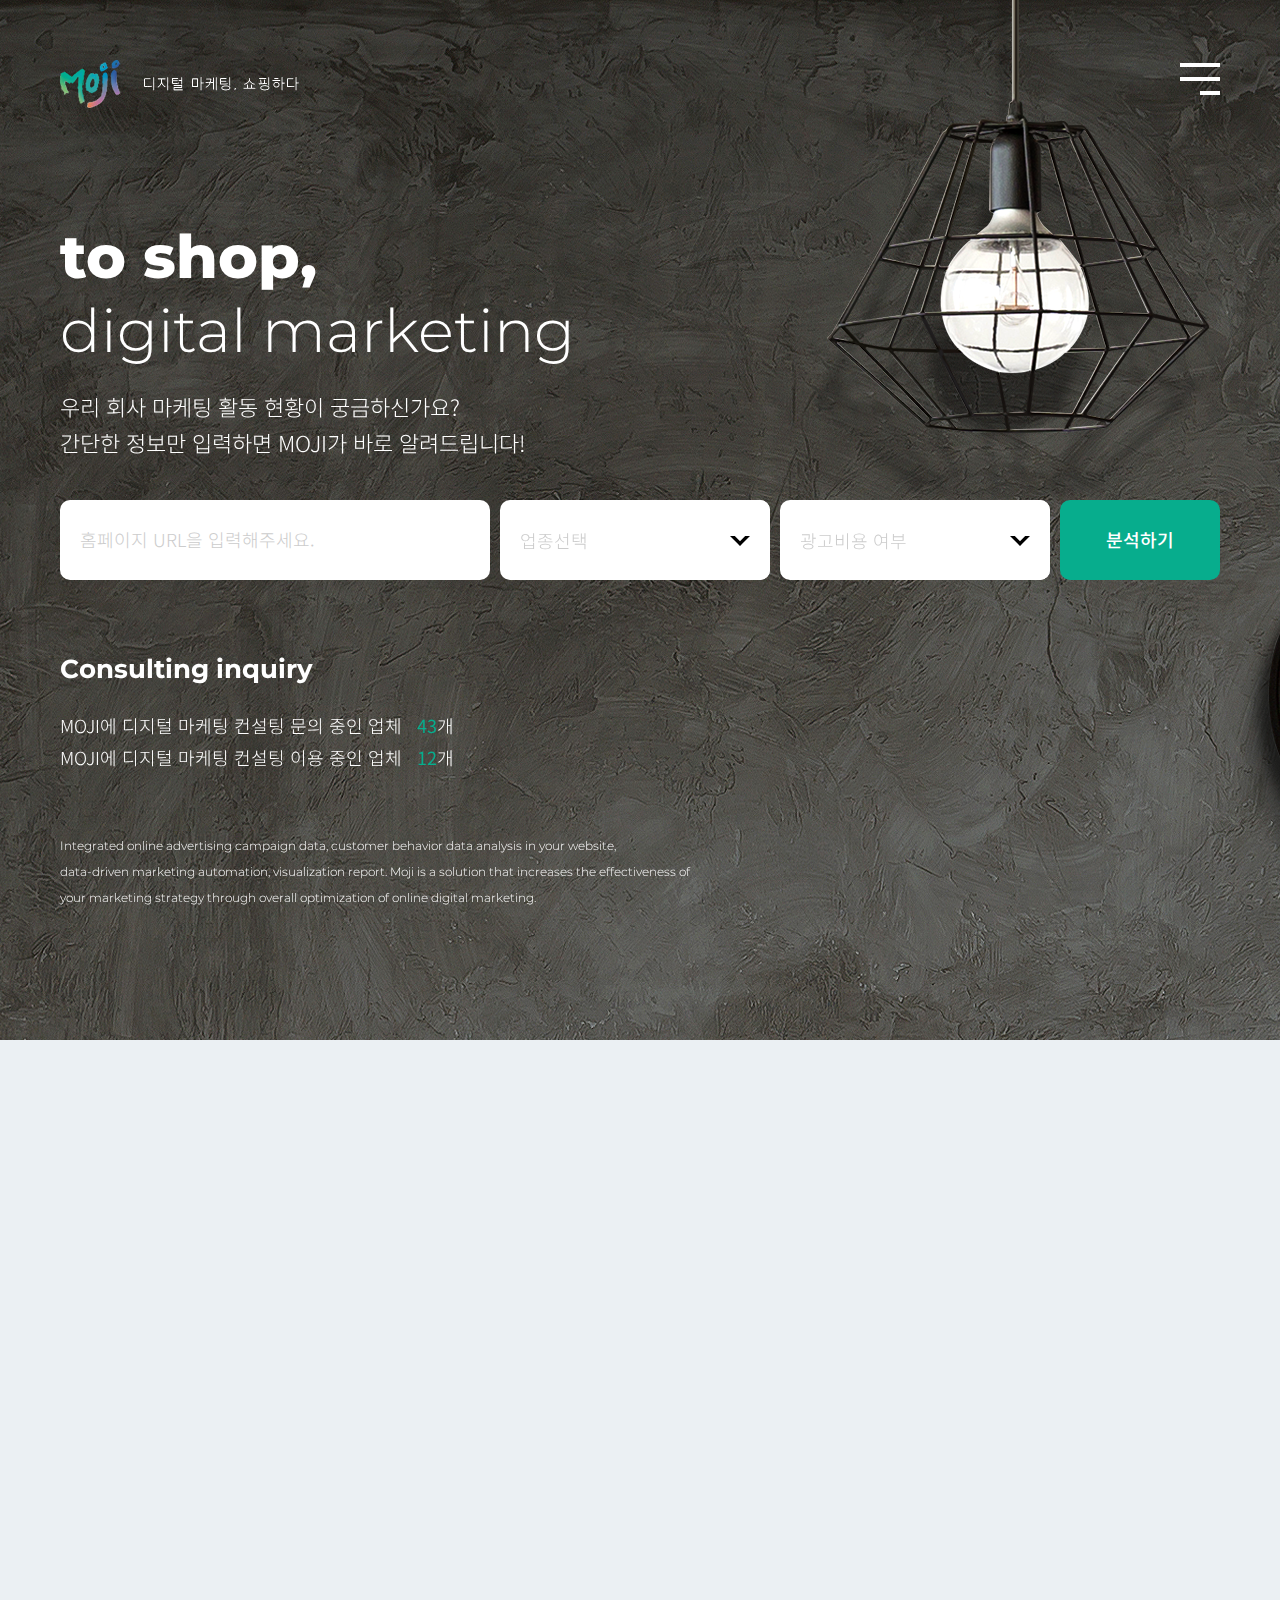
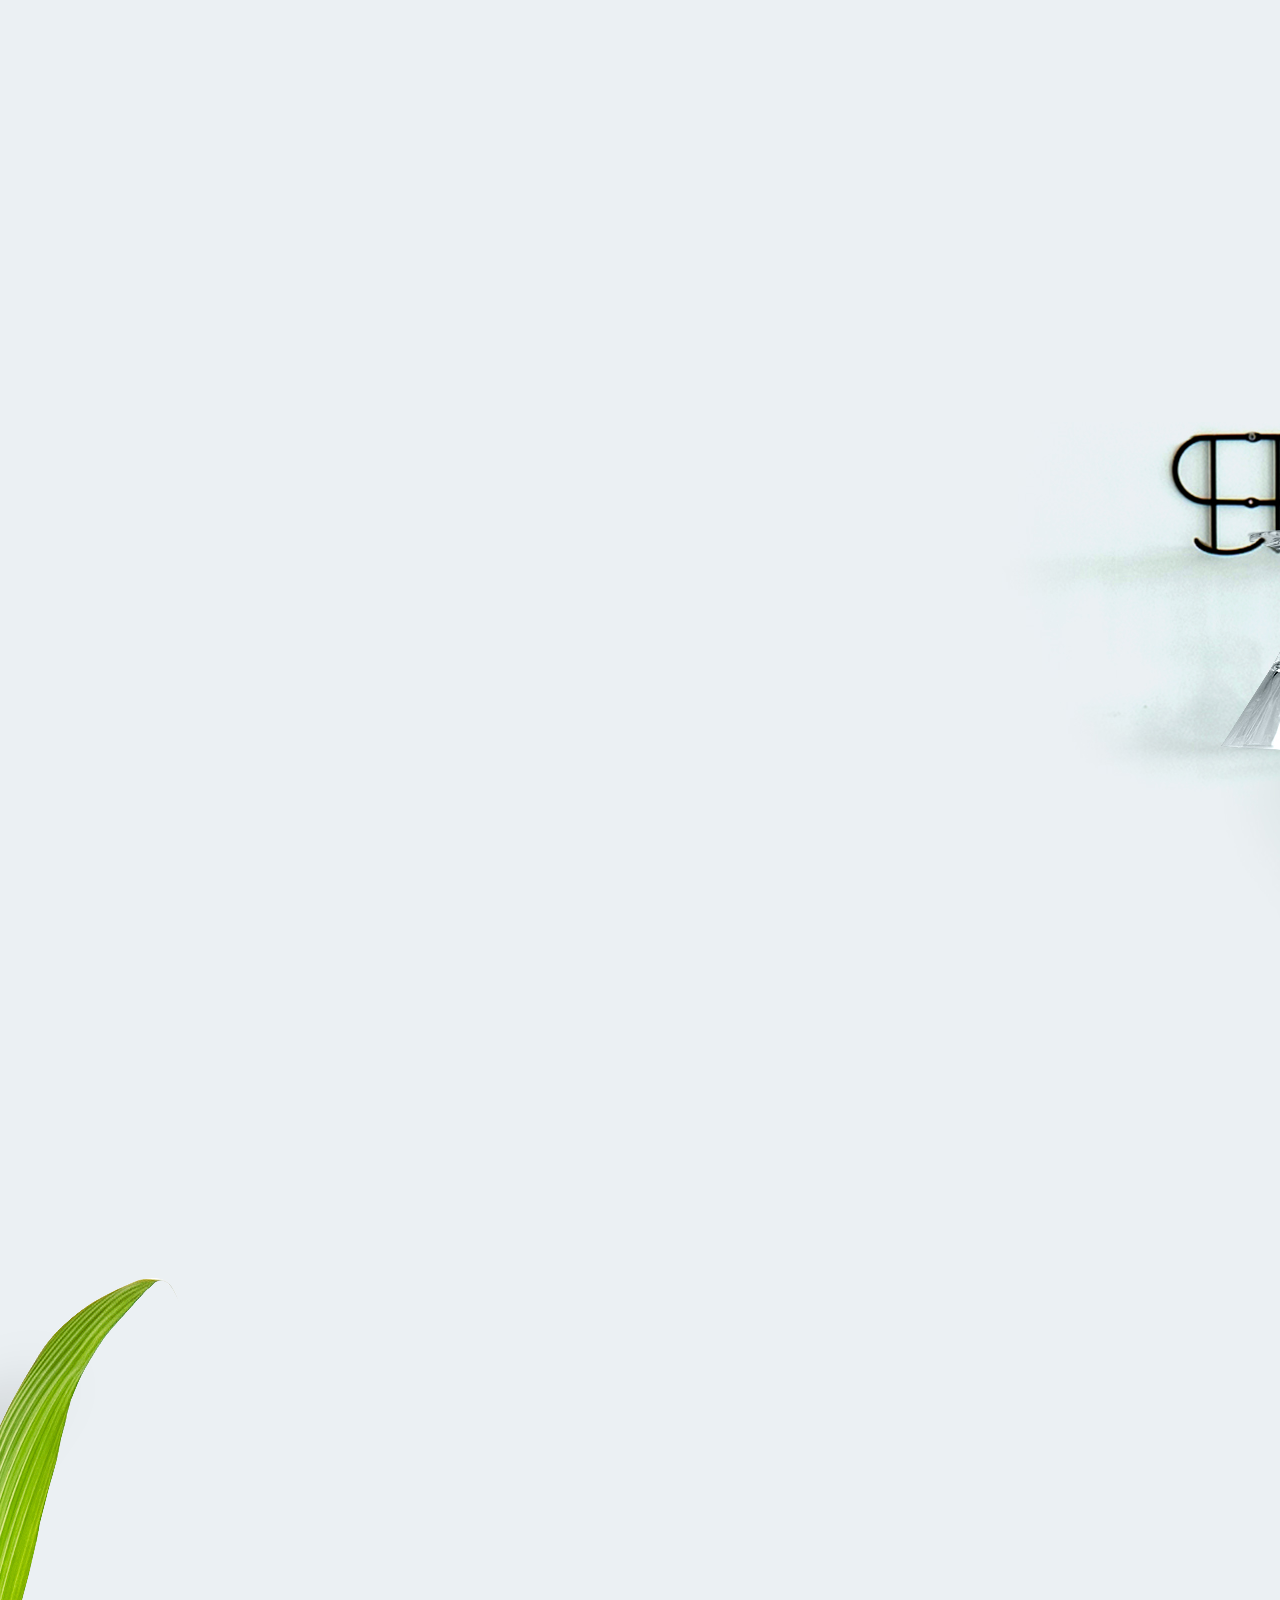
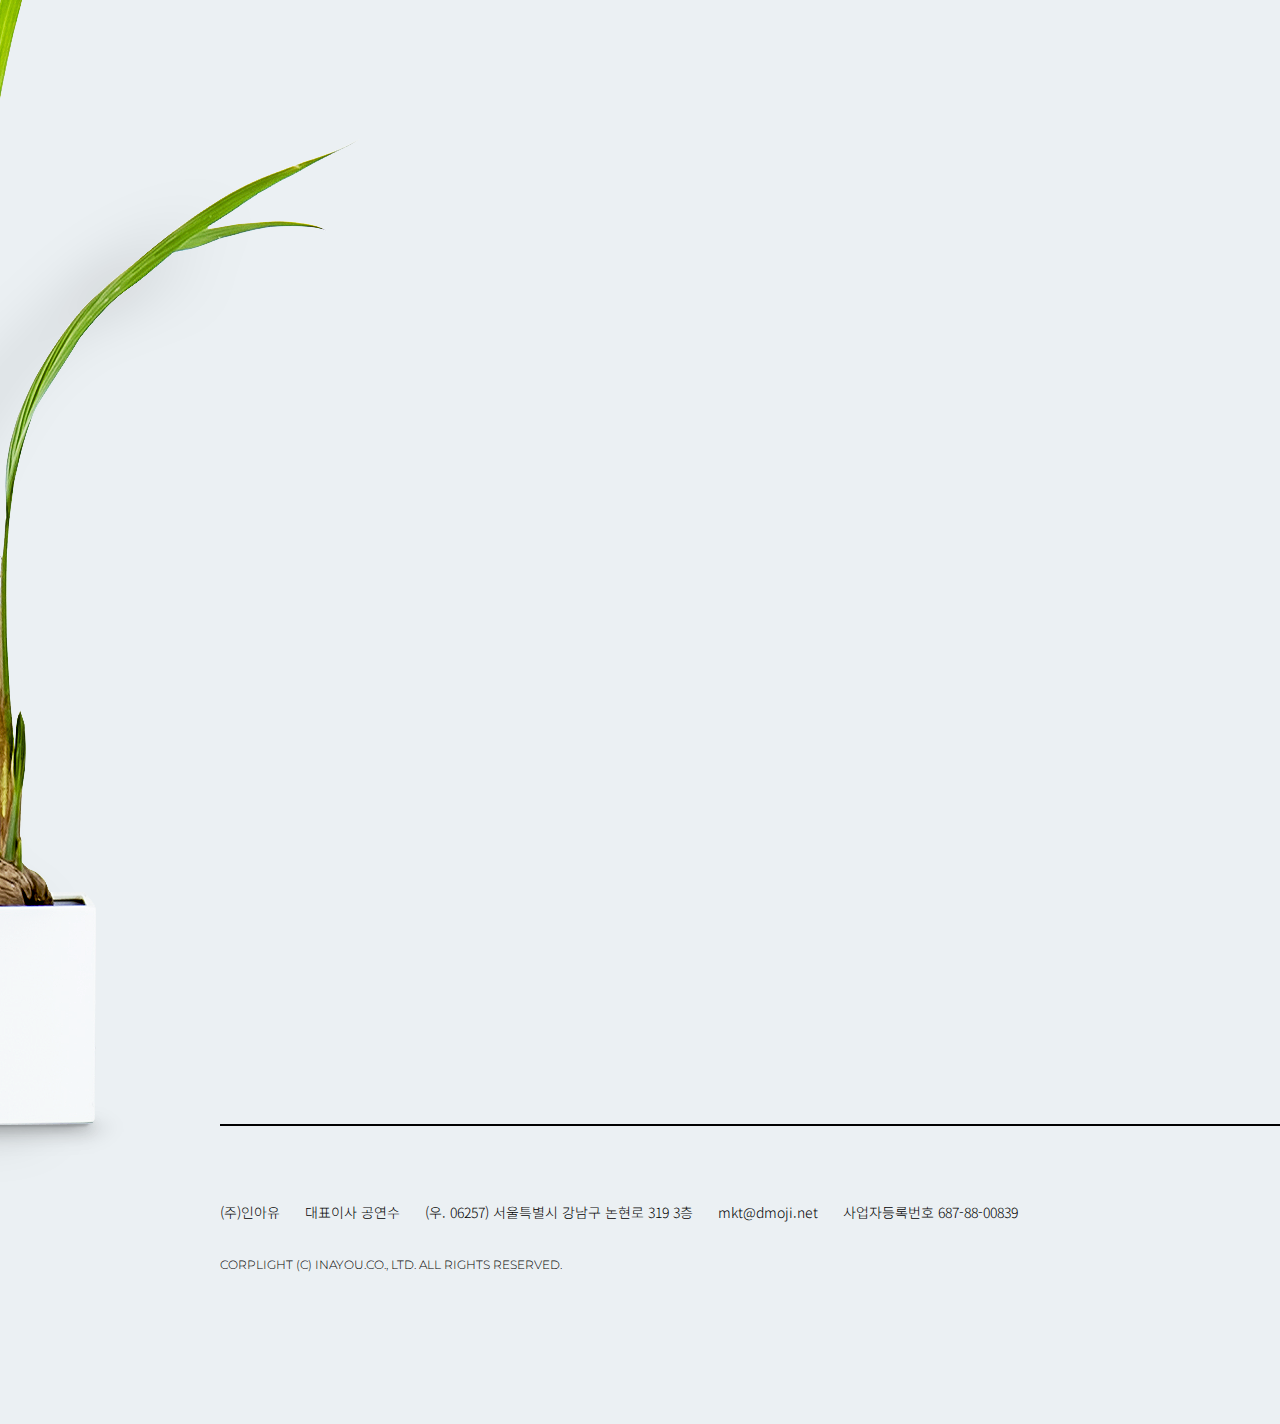
<file: index.html>
<!DOCTYPE html>
<html lang="ko">
<head>
<meta charset="utf-8" />
<meta name="viewport" content="width=device-width, initial-scale=1.0, maximum-scale=1.0, minimum-scale=1.0, user-scalable=no, minimal-ui" />
<meta name="format-detection" content="no" />
<meta http-equiv="X-UA-Compatible" content="IE=edge">
<meta name="description" content="">
<meta name="keywords" content="" />
<title> Moji </title>
<!-- Google Tag Manager -->
<script>(function(w,d,s,l,i){w[l]=w[l]||[];w[l].push({'gtm.start':
new Date().getTime(),event:'gtm.js'});var f=d.getElementsByTagName(s)[0],
j=d.createElement(s),dl=l!='dataLayer'?'&l='+l:'';j.async=true;j.src=
'https://www.googletagmanager.com/gtm.js?id='+i+dl;f.parentNode.insertBefore(j,f);
})(window,document,'script','dataLayer','GTM-M8QPMZK');</script>
<!-- End Google Tag Manager -->
<link href="https://fonts.googleapis.com/css?family=Montserrat:400,700,800|Noto+Sans+KR:300,400,500,700" rel="stylesheet">
<link rel="stylesheet" href="assets/css/common.css" />
<link rel="stylesheet" href="assets/css/aos.css" />
<link rel="stylesheet" href="assets/css/moji.css" /> 

<script src="assets/js/jquery-3.4.1.min.js"></script>
<script src="assets/js/jquery.magnific-popup.min.js"></script>
<script src="assets/js/aos.js"></script>
<script src="assets/js/slick.min.js"></script>
<script src="assets/js/jcf.js"></script>
<script src="assets/js/jcf.select.js"></script>

<script src="assets/js/fx.es5.min.js"></script>
<script src="assets/js/moji.js"></script>

</head>

<body>
<!-- Google Tag Manager (noscript) -->
<noscript><iframe src="https://www.googletagmanager.com/ns.html?id=GTM-M8QPMZK"
height="0" width="0" style="display:none;visibility:hidden"></iframe></noscript>
<!-- End Google Tag Manager (noscript) -->

<dl class="nav-skip">
	<dt class="a11y">skip menu</dt>
	<dd><a href="#container">본문 영역 바로가기(Go to contents)</a></dd>
	<dd><a href="#gnb">메인메뉴 영역 바로가기(Go to main menu)</a></dd>
	<dd><a href="#footer">하단 영역 바로가기(Go to footer)</a></dd>
</dl>

<div id="wrap">
	<!-- 공통 header -->
	<header id="header">
		<div class="w-header">
			<h1 class="logo"><a href="index.html"><span class="a11y">Moji 디지털, 쇼핑하다</span></a></h1>	
			<span class="btn-gnb-open"><button><span class="a11y">메뉴 열기</span></button></span>
			
			<!-- main input 영역 -->
			<span class="bg-wh"></span>
			<ul class="area-inp">
				<li>
					<span class="input-base input-st1 small"><input type="text" placeholder="홈페이지 URL을 입력해주세요." class="inp target-url"></span>
				</li>
				<li>
					<span class="select-base">
						<select class="select-st1 select-st1-small business-type">
							<option class="hideme">업종선택</option>
							<option value="전자상거래(상품)">전자상거래 (상품) - 의류, 화장품 등</option>
							<option value="전자상거래(서비스)">전자상거래(서비스) - 여행, 공연, 전시 등</option>
							<option value="영업(상담/구독)">영업(상담/구독) - 병의원, 솔루션 등</option>
							<option value="콘텐츠 확산(조회)">콘텐츠 확산(조회) -  미디어, 언론</option>
						</select>
					</span>	
				</li>
				<li>
					<span class="select-base">
						<select class="select-st1 select-st1-small has-ad">
							<option class="hideme">광고비용 여부</option>
							<option value="true">유</option>
							<option value="false">무</option>
						</select>
					</span>	
				</li>
				<li>
					<span class="btn-base btn-st1 small"><a class="btn-process-header" href="#">분석하기</a></span>
				</li>
			</ul>
			<!-- //main input 영역 -->
			
			<!-- nav 영역 -->
			<div id="gnb">
				<div class="w-gnb">
					<nav class="inner">
						<ul class="glink">
							<li class="l01"><a href="index.html">Home</a></li>
							<li class="l02"><a href="shop-list.html">Shop</a></li>
							<li class="l03"><a href="aboutus.html">About Us</a></li>
							<li class="l04"><a href="apply-service.html">마케팅 상담 신청하기</a></li>
						</ul>
					</nav>
					<span class="btn-gnb-close"><button><span class="a11y">메뉴 닫기</span></button></span>
				</div>
			</div>
			<!-- //nav 영역 -->
		</div>
	</header>
	<!-- //공통 header -->

	<!-- 컨텐츠 영역 -->
	<main id="container">			
		<div class="contents">
			<section class="main-processor">
				<div class="mp-cont">
					<div class="mpc-step">
						<!-- 메인 -->
						<div class="mpcs-box ly-inner step-intro on">
							<p class="exp01" data-aos="fade-right" data-aos-delay="100">							
								<em>to shop,</em><br />
								digital marketing
							</p>							
							<p class="exp02" data-aos="fade-right" data-aos-delay="200">		
								우리 회사 마케팅 활동 현황이 궁금하신가요?<br />
								간단한 정보만 입력하면 MOJI가 바로 알려드립니다!
							</p>							
							<ul class="area-inp" data-aos="fade-right" data-aos-delay="300">		
								<li>
									<span class="input-base input-st1"><input type="text" placeholder="홈페이지 URL을 입력해주세요." class="target-url"></span>
								</li>
								<li>
									<span class="select-base">
										<select class="select-st1 business-type" id="sel-type">
											<option class="hideme">업종선택</option>
											<option value="전자상거래(상품)">전자상거래 (상품) - 의류, 화장품 등</option>
											<option value="전자상거래(서비스)">전자상거래(서비스) - 여행, 공연, 전시 등</option>
											<option value="영업(상담/구독)">영업(상담/구독) - 병의원, 솔루션 등</option>
											<option value="콘텐츠 확산(조회)">콘텐츠 확산(조회) -  미디어, 언론</option>
										</select>
									</span>	
								</li>
								<li>
									<span class="select-base">
										<select class="select-st1 has-ad">
											<option class="hideme">광고비용 여부</option>
											<option value="true">유</option>
											<option value="false">무</option>
										</select>
									</span>	
								</li>
								<li>
									<span class="btn-base btn-st1 big"><a href="#" class="btn-run-diag">분석하기</a></span>
								</li>
							</ul>							
							<p class="exp03" data-aos="fade-right" data-aos-delay="400">Consulting inquiry</p>							
							<p class="exp04" data-aos="fade-right" data-aos-delay="500">
								MOJI에 디지털 마케팅 컨설팅 문의 중인 업체 <em>43</em>개<br />
								MOJI에 디지털 마케팅 컨설팅 이용 중인 업체 <em>12</em>개
							</p>						
							<p class="exp05" data-aos="fade-right" data-aos-delay="600">
								Integrated online advertising campaign data, customer behavior data analysis in your website, <br />
								data-driven marketing automation, visualization report. Moji is a solution that increases the effectiveness of <br />
								your marketing strategy through overall optimization of online digital marketing.
							</p>
						</div>
						
						<!-- 로딩 -->
						<div class="mpcs-box step-loading">
							<p class="exp01">loading...</p>
							<div class="track"><span class="bar"></span></div>
							<p class="exp02">
								문의하신 홈페이지 <em class="inputed-url"></em> 을 분석 중입니다.<br />
								조금만 기다리시면 홈페이지의 마케팅 레벨을 확인할 수 있습니다.
							</p>
						</div>
						
						<!-- ------------------------------------------------------- 구독형 -->
						<!-- 구독형 레벨 0 -->

						<div class="mpcs-box ly-inner step-s">
							<p class="area-ask">
								문의하신 <br />
								<em class="moji-an-url"></em> 마케팅 단계
							</p>
							<p class="area-step"><em class="moji-an-step"></em>단계</p>
							<p class="area-step-exp1 moji-an-description"></p>
							<ul class="area-state">
								<li>
									<span class="tit">유저 유입 분석</span>
									<span class="state moji-an-an">없음</span>
								</li>
								<li>
									<span class="tit">마케팅 활동</span>
									<span class="state moji-an-mact">없음</span>
								</li>
								<li>
									<span class="tit">마케팅 자동화</span>
									<span class="state moji-an-ma">없음</span>
								</li>
							</ul>
							<p class="area-step-exp2">
								홈페이지의 유입분석 레벨을 올리고 싶다면? <em><a href="shop-view1.html">‘통합 리포트’</a></em><br />
								유저의 홈페이지 이탈을 막고 싶다면? <em><a href="shop-list.html">‘마케팅 자동화’</a></em>
							</p>
							<ul class="area-button">
								<li><span class="btn-base btn-st1"><a href="shop-view1.html" class="btn-go-mark">통합 리포트</a></span></li>
								<li><span class="btn-base btn-st1"><a href="shop-list.html" class="btn-go-inc">마케팅 자동화</a></span></li>
								<li><span class="btn-base btn-st1"><a href="#" class="btn-go-inc">&lt; 다시 분석</a></span></li>
							</ul>
						</div>

						
						<!-- 구독형 마케팅 보고서 -->
						<div class="mpcs-box ly-inner step-s-mark">
							<p class="area-ask">
								문의하신 <br />
								<em class="moji-an-url"></em> 마케팅 단계
							</p>
							<p class="area-step">마케팅 보고서</p>
							<p class="area-step-exp1">
								MOJI의 실시간 통합 마케팅 보고서로<br />
								마케팅 인사이트를 한 눈에 확인하세요!
							</p>
							<ul class="area-state">
								<li class="on">
									<span class="tit2">샘플 보고서</span>
								</li>
							</ul>
							<ul class="area-button">
								<li><span class="btn-base btn-st1"><a href="#custom-popup-inline" class="open-popup-link">MOJI 통합 마케팅 보고서 확인하기</a></span></li>
							</ul>
						</div>						
						
						<!-- 구독형 매출 증대 방안 -->
						<div class="mpcs-box ly-inner step-s-inc">
							<p class="area-ask">
								문의하신 <br />
								<em class="moji-an-url"></em> 마케팅 단계
							</p>
							<p class="area-step">매출 증대 방안</p>
							<p class="area-step-exp1">
								MOJI의 마케팅 자동화 패키지<br />
								이탈하는 고객을 붙잡아 매출을 늘립니다!
							</p>
							<ul class="area-state">
								<li class="on">
									<span class="tit2">콘텐츠<br />스크롤 심도</span>
								</li>
								<li class="on">
									<span class="tit2">득정 기간 내<br />재방문자</span>
								</li>
								<li class="on">
									<span class="tit2">브라우저<br />이탈</span>
								</li>
							</ul>
							<ul class="area-button">
								<li><span class="btn-base btn-st1"><a href="#">MOJI 마케팅 자동화 패키지 체험하기</a></span></li>
							</ul>
						</div>					
						
						<!-- 구독형 분석단계 -->
						<div class="mpcs-box ly-inner step-s-ana">
							<p class="area-ask">
								문의하신 <br />
								<em class="moji-an-url"></em> 마케팅 단계
							</p>
							<p class="area-step">분석 도구 설치</p>
							<p class="area-step-exp1">
								홈페이지의 유입분석 레벨을 올리고 싶다면? <em><a href="shop-view1.html">‘통합 리포트’</a></em><br />
								유저의 홈페이지 이탈을 막고 싶다면? <em><a href="shop-list.html">‘마케팅 자동화’</a></em>
							</p>
							<ul class="area-state">
								<li class="on">
									<span class="tit2">구글<br />애널리틱스</span>
								</li>
								<li class="on">
									<span class="tit2">페이스북<br />&<br />카카오 픽셀</span>
								</li>
								<li class="on">
									<span class="tit2">SEO<br />가이드</span>
								</li>
							</ul>
							<ul class="area-button">
								<li><span class="btn-base btn-st1"><a href="#">MOJI 분석 도구 패키지 주요 기능 확인하기</a></span></li>
							</ul>
						</div>
						
						<!-- ------------------------------------------------------- 유무형 -->
						<!-- 유무형 레벨 0 -->
						<div class="mpcs-box ly-inner step-or">
							<p class="area-ask">
								문의하신 <br />
								<em class="moji-an-url"></em> 마케팅 단계
							</p>
							<p class="area-step"><em class="moji-an-step"></em>단계</p>
							<p class="area-step-exp1 moji-an-description"></p>
							<ul class="area-state">
								<li>
									<span class="tit">유저 유입 분석</span>
									<span class="state moji-an-an"></span>
								</li>
								<li>
									<span class="tit">마케팅 활동</span>
									<span class="state moji-an-mact"></span>
								</li>
								<li>
									<span class="tit">전환 활동 분석</span>
									<span class="state moji-an-conversion"></span>
								</li>
								<li>
									<span class="tit">마케팅 자동화</span>
									<span class="state moji-an-ma"></span>
								</li>
							</ul>
							<p class="area-step-exp2">
								홈페이지의 유입분석 레벨을 올리고 싶다면? <em><a href="shop-view1.html">‘통합 리포트’</a></em><br />
								유저의 홈페이지 이탈을 막고 싶다면? <em><a href="shop-list.html">‘마케팅 자동화’</a></em>
							</p>
							<ul class="area-button">
								<li><span class="btn-base btn-st1"><a href="shop-view1.html" class="btn-go-mark">통합 리포트</a></span></li>
								<li><span class="btn-base btn-st1"><a href="shop-list.html" class="btn-go-inc">마케팅 자동화</a></span></li>
								<li><span class="btn-base btn-st1"><a href="#" class="btn-go-inc">&lt; 다시 분석</a></span></li>
							</ul>
						</div>
						
						<!-- 유무형 마케팅 보고서 -->
						<div class="mpcs-box ly-inner step-or-mark">
							<p class="area-ask">
								문의하신 <br />
								<em class="moji-an-url"></em> 마케팅 단계
							</p>
							<p class="area-step">마케팅 보고서</p>
							<p class="area-step-exp1">
								MOJI의 실시간 통합 마케팅 보고서로<br />
								마케팅 인사이트를 한 눈에 확인하세요!
							</p>
							<ul class="area-state">
								<li class="on">
									<span class="tit2">샘플 보고서</span>
								</li>
							</ul>
							<ul class="area-button">
								<li><span class="btn-base btn-st1"><a href="#custom-popup-inline" class="open-popup-link">MOJI 통합 마케팅 보고서 확인하기</a></span></li>
							</ul>
						</div>						
						
						<!-- 유무형 매출 증대 방안 -->
						<div class="mpcs-box ly-inner step-or-inc ">
							<p class="area-ask">
								문의하신 <br />
								<em class="moji-an-url"></em> 마케팅 단계
							</p>
							<p class="area-step">매출 증대 방안</p>
							<p class="area-step-exp1">
								MOJI의 마케팅 자동화 패키지<br />
								이탈하는 고객을 붙잡아 매출을 늘립니다!
							</p>
							<ul class="area-state">
								<li class="on">
									<span class="tit2">장바구니<br />유기</span>
								</li>
								<li class="on">
									<span class="tit2">상품<br />조회 후<br />미결제</span>
								</li>
								<li class="on">
									<span class="tit2">특정상품<br />(카테고리)<br />10회 이상 조회</span>
								</li>
								<li class="on">
									<span class="tit2">상품<br />상세페이지<br />스크롤 뎁스 </span>
								</li>
							</ul>
							<ul class="area-button">
								<li><span class="btn-base btn-st1"><a href="#">MOJI 마케팅 자동화 패키지 체험하기</a></span></li>
							</ul>
						</div>						
						
						<!-- 유무형 분석단계 -->
						<div class="mpcs-box ly-inner step-or-ana">
							<p class="area-ask">
								문의하신 <br />
								<em class="moji-an-url"></em> 마케팅 단계
							</p>
							<p class="area-step">분석 도구 설치</p>
							<p class="area-step-exp1">
								고객 유입 부터 매출까지 MOJI 분석 도구 <br />
								패키지를 신청하시면 즉시 분석이 가능합니다.
							</p>
							<ul class="area-state">
								<li class="on">
									<span class="tit2">구글<br />애널리틱스</span>
								</li>
								<li class="on">
									<span class="tit2">구글<br />향상된<br />전자상거래</span>
								</li>
								<li class="on">
									<span class="tit2">페이스북<br />&<br />카카오 픽셀</span>
								</li>
							</ul>
							<ul class="area-button">
								<li><span class="btn-base btn-st1"><a href="#">MOJI 분석 도구 패키지 주요 기능 확인하기</a></span></li>
							</ul>
						</div>
					</div>
				</div>
			</section>
			
			<section class="main-cont-sec">
				<div class="mc-sec mcs-mjmarsol">
					<div class="ly-inner">
						<div class="mcs-top">
							<h3 class="title en" data-aos="fade-up" data-aos-delay="100">MOJI MARKETING SOLUTION</h3>
							<p class="exp01" data-aos="fade-up" data-aos-delay="200">
								우리 회사 데이터 분석, 잘 하고 계신가요? <br />
								MOJI는 데이터 분석 기반 마케팅 자동화로 최적의 인사이트를 도출하는 것을 가능하게 하는 솔루션입니다.
							</p>
						</div>
						<div class="mcs-cont">
							<ul class="list" data-aos="fade-up" data-aos-delay="300">
								<li class="l01">
									<span class="vis">분석</span>
									<span class="exp">
										이용자의 유입 경로, 성별, 연령, 지역, <br />캠페인 성과, 구매 전환을 분석합니다.
									</span>
								</li>
								<li class="l02">
									<span class="vis">전략</span>
									<span class="exp">
										종합적으로 분석한 데이터를 기반으로 <br />마케팅 방향성을 제시합니다.
									</span>
								</li>
								<li class="l03">
									<span class="vis">최적화</span>
									<span class="exp">
										전략 기반 마케팅 실행을 통해 <br />최적화된 마케팅 결과를 이끌어 냅니다.
									</span>
								</li>
							</ul>
						</div>
					</div>
				</div>
				
				<div class="mc-sec mcs-mjdgva">
					<div class="ly-inner">
						<div class="mcs-top">
							<h3 class="title en" data-aos="fade-up" data-aos-delay="100">MOJI D.G.V.A</h3>
							<p class="exp01" data-aos="fade-up" data-aos-delay="200">
								데이터가 두려운 마케터들을 위해 유입부터 매출 전환까지.<br />
								고객의 전반적인 쇼핑흐름을 보고서 하나로 해결해드립니다.
							</p>
						</div>
						<div class="mcs-cont">
							<ul class="list" data-aos="fade-up" data-aos-delay="300">
								<li class="l01">
									<span class="tit">Data</span>
									<span class="exp">
										우리 회사 마케팅에 필요한 <br />데이터를 선별합니다.
									</span>
								</li>
								<li class="l02">
									<span class="tit">Gathering</span>
									<span class="exp">
										개별적으로 수집되는 <br />캠페인 데이터를 <br />통합적으로 수집합니다.
									</span>
								</li>
								<li class="l03">
									<span class="tit">Visualization</span>
									<span class="exp">
										수집된 데이터는 시각화를 <br />통해 보기 쉽게 <br />가공됩니다.
									</span>
								</li>
								<li class="l04">
									<span class="tit">Automation</span>
									<span class="exp">
										별도의 제작과정 없이 <br />실시간으로 리포트가 <br />생성됩니다.
									</span>
								</li>
							</ul>
							<div class="area-bottom-btn" data-aos="fade-up" data-aos-delay="400">
								<span class="btn-base btn-st1 small"><a href="./shop-view1.html">상품 페이지 보기</a></span>
							</div>
						</div>
					</div>
				</div>
				
				<div class="mc-sec mcs-mjomas">
					<div class="ly-inner">
						<div class="mcs-top">
							<h3 class="title en" data-aos="fade-up" data-aos-delay="100">MOJI O.M.A.S</h3>
							<p class="exp01" data-aos="fade-up" data-aos-delay="200">
								원하는 시간에 적합한 타겟에게 마케팅 하세요.<br />
								마케터는 쉴 수 있지만 마케팅은 쉬어선 안됩니다.
							</p>
						</div>
						<div class="mcs-cont">
							<ul class="list" data-aos="fade-up" data-aos-delay="300">
								<li class="l01">
									<span class="tit">One-time</span>
									<span class="exp">
										업무 시간 외에도 원하는 <br />시간에 마케팅이 <br />가능합니다.
									</span>
								</li>
								<li class="l02">
									<span class="tit">Marketing</span>
									<span class="exp">
										원하는 타겟에게 적합한 <br />마케팅 전략을 <br />수행할 수 있습니다.
									</span>
								</li>
								<li class="l03">
									<span class="tit">Automation</span>
									<span class="exp">
										자동화를 통해 업무 <br />효율을 <br />증가시킬 수 있습니다.
									</span>
								</li>
								<li class="l04">
									<span class="tit">Solution</span>
									<span class="exp">
										실시간 자동화 솔루션을 <br />통해 매출을 <br />증가시켜보세요.
									</span>
								</li>
							</ul>
							<div class="area-bottom-btn" data-aos="fade-up" data-aos-delay="400">
								<span class="btn-base btn-st1 small"><a href="shop-list.html">상품 페이지 보기</a></span>
							</div>
						</div>
					</div>
				</div>

				<div class="mc-sec mcs-appservice">
					<div class="ly-inner">
						<div class="mcs-top">
							<h3 class="title" data-aos="fade-up" data-aos-delay="100">서비스 신청</h3>
							<p class="exp01" data-aos="fade-up" data-aos-delay="200">MOJI 온라인 행동 분석 기반 마케팅 자동화 서비스 상품을 신청합니다.</p>
						</div>
						<div class="mcs-cont">
							<div class="area-img" data-aos="fade-up" data-aos-delay="300"><img src="assets/images/img-service03.jpg" alt="&nbsp;"></div>
							<div class="info" data-aos="fade-up" data-aos-delay="400">
								<span class="btn-base btn-st1 small"><a href="apply-service.html">상담 신청하기</a></span>
								<p class="exp1">
									디지털 마케팅, <br />
									이젠 MOJI로 쉽고 편하게 시작하세요.
								</p>
							</div>
						</div>
					</div>					
				</div>
			</section>
		</div><!-- //contents-sec -->
	</main>
	<!-- //컨텐츠 영역 -->
	
	<!-- 공통 footer -->
	<footer id="footer">
		<div class="w-footer">
			<div class="ly-inner">
				<nav class="footer-info">
					<ul class="list">
						<li>(주)인아유</li>
						<li>대표이사 공연수</li>
						<li>(우. 06257) 서울특별시 강남구 논현로 319 3층</li>
						<li><a href="mailto:mkt@dmoji.net">mkt@dmoji.net</a></li>
						<li>사업자등록번호 687-88-00839</li>
					</ul>
				</nav>
				<p class="fcopy"><small>CORPLIGHT (C) INAYOU.CO., LTD. ALL RIGHTS RESERVED.</small></p>
			</div>
		</div>
	</footer>
	<!-- //공통 footer -->
	
</div><!-- //wrap -->


<div id="custom-popup-inline" class="o-wrap-popup mfp-hide" style="width:1320px">
	<div class="owp-contents">
		<div>
			<img src="assets/images/img-temp1.jpg" alt="">
		</div>
		<span class="btn-base btn-close"><a href="#" class="o-popup-close">닫기</a></span>
	</div>
</div>

<script src="assets/js/common.js"></script>
<!-- <script src="assets/js/dummy.js"></script> -->
<script src="assets/js/index.js"></script>

</body>
</html>
</file>
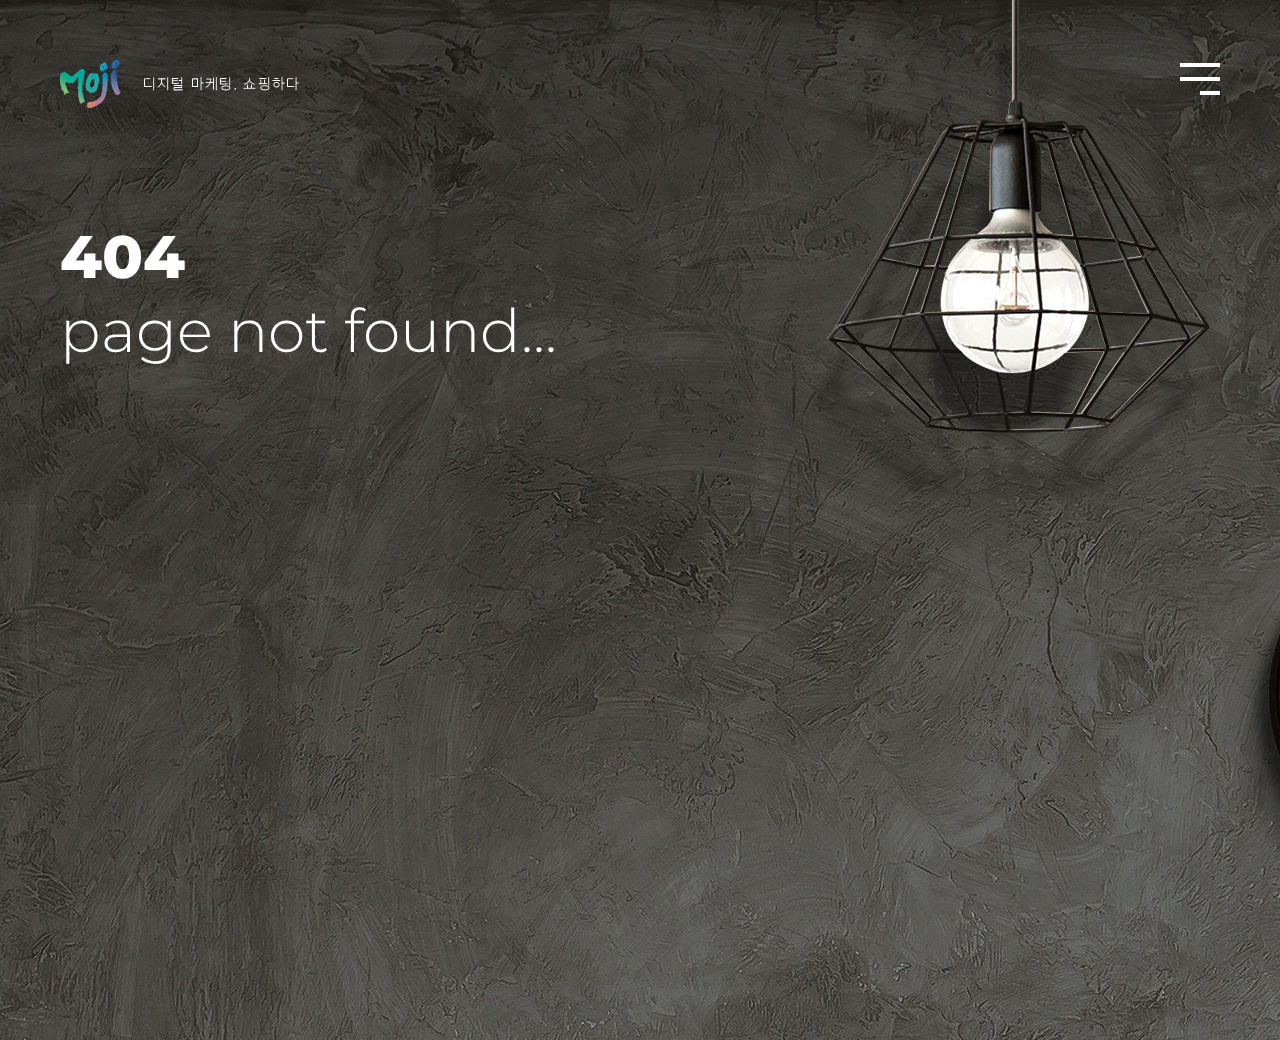
<file: 404-page.html>
<!DOCTYPE html>
<html lang="ko">
<head>
<meta charset="utf-8" />
<meta name="viewport" content="width=device-width, initial-scale=1.0, maximum-scale=1.0, minimum-scale=1.0, user-scalable=no, minimal-ui" />
<meta name="format-detection" content="no" />
<meta http-equiv="X-UA-Compatible" content="IE=edge">
<meta name="description" content="">
<meta name="keywords" content="" />
<title> Moji </title>
<!-- Google Tag Manager -->
<script>(function(w,d,s,l,i){w[l]=w[l]||[];w[l].push({'gtm.start':
new Date().getTime(),event:'gtm.js'});var f=d.getElementsByTagName(s)[0],
j=d.createElement(s),dl=l!='dataLayer'?'&l='+l:'';j.async=true;j.src=
'https://www.googletagmanager.com/gtm.js?id='+i+dl;f.parentNode.insertBefore(j,f);
})(window,document,'script','dataLayer','GTM-M8QPMZK');</script>
<!-- End Google Tag Manager -->
<link href="https://fonts.googleapis.com/css?family=Montserrat:400,700,800|Noto+Sans+KR:300,400,500,700" rel="stylesheet">
<link rel="stylesheet" href="assets/css/common.css" />
<link rel="stylesheet" href="assets/css/aos.css" />

<script src="assets/js/jquery-3.4.1.min.js"></script>
<script src="assets/js/jquery.magnific-popup.min.js"></script>
<script src="assets/js/aos.js"></script>
<script src="assets/js/slick.min.js"></script>
<script src="assets/js/jcf.js"></script>
<script src="assets/js/jcf.select.js"></script>

</head>

<body>
<!-- Google Tag Manager (noscript) -->
<noscript><iframe src="https://www.googletagmanager.com/ns.html?id=GTM-M8QPMZK"
height="0" width="0" style="display:none;visibility:hidden"></iframe></noscript>
<!-- End Google Tag Manager (noscript) -->
<div id="wrap">
	<!-- 공통 header -->
	<header id="header">
		<div class="w-header">
			<h1 class="logo"><a href="index.html"><span class="a11y">Moji 디지털, 쇼핑하다</span></a></h1>	
			<span class="btn-gnb-open"><button><span class="a11y">메뉴 열기</span></button></span>
			
			<!-- main input 영역 -->
			<span class="bg-wh"></span>

			<!-- nav 영역 -->
			<div id="gnb">
				<div class="w-gnb">
					<nav class="inner">
						<ul class="glink">
							<li class="l01"><a href="index.html">Home</a></li>
							<li class="l02"><a href="shop-list.html">Shop</a></li>
							<li class="l03"><a href="aboutus.html">About Us</a></li>
							<li class="l04"><a href="apply-service.html">마케팅 상담 신청하기</a></li>
						</ul>
					</nav>
					<span class="btn-gnb-close"><button><span class="a11y">메뉴 닫기</span></button></span>
				</div>
			</div>
			<!-- //nav 영역 -->
		</div>
	</header>
	<!-- //공통 header -->

	<!-- 컨텐츠 영역 -->
	<main id="container" style="width:100%; height:100%; overflow:hidden;">			
		<div class="contents">
			<section class="main-processor" style="position: relative;">
			<div class="mp-cont">
					<div class="mpc-step">
						<!-- 메인 -->
						<div class="mpcs-box ly-inner step-intro on">
							<p class="exp01" data-aos="fade-right" data-aos-delay="100">							
								<em>404</em><br />
								page not found...
							</p>
						</div>
					</div>
				</div>
			</section>
		</div>
	</main>
	<script src="assets/js/common.js"></script>
</body>
</html>
</file>
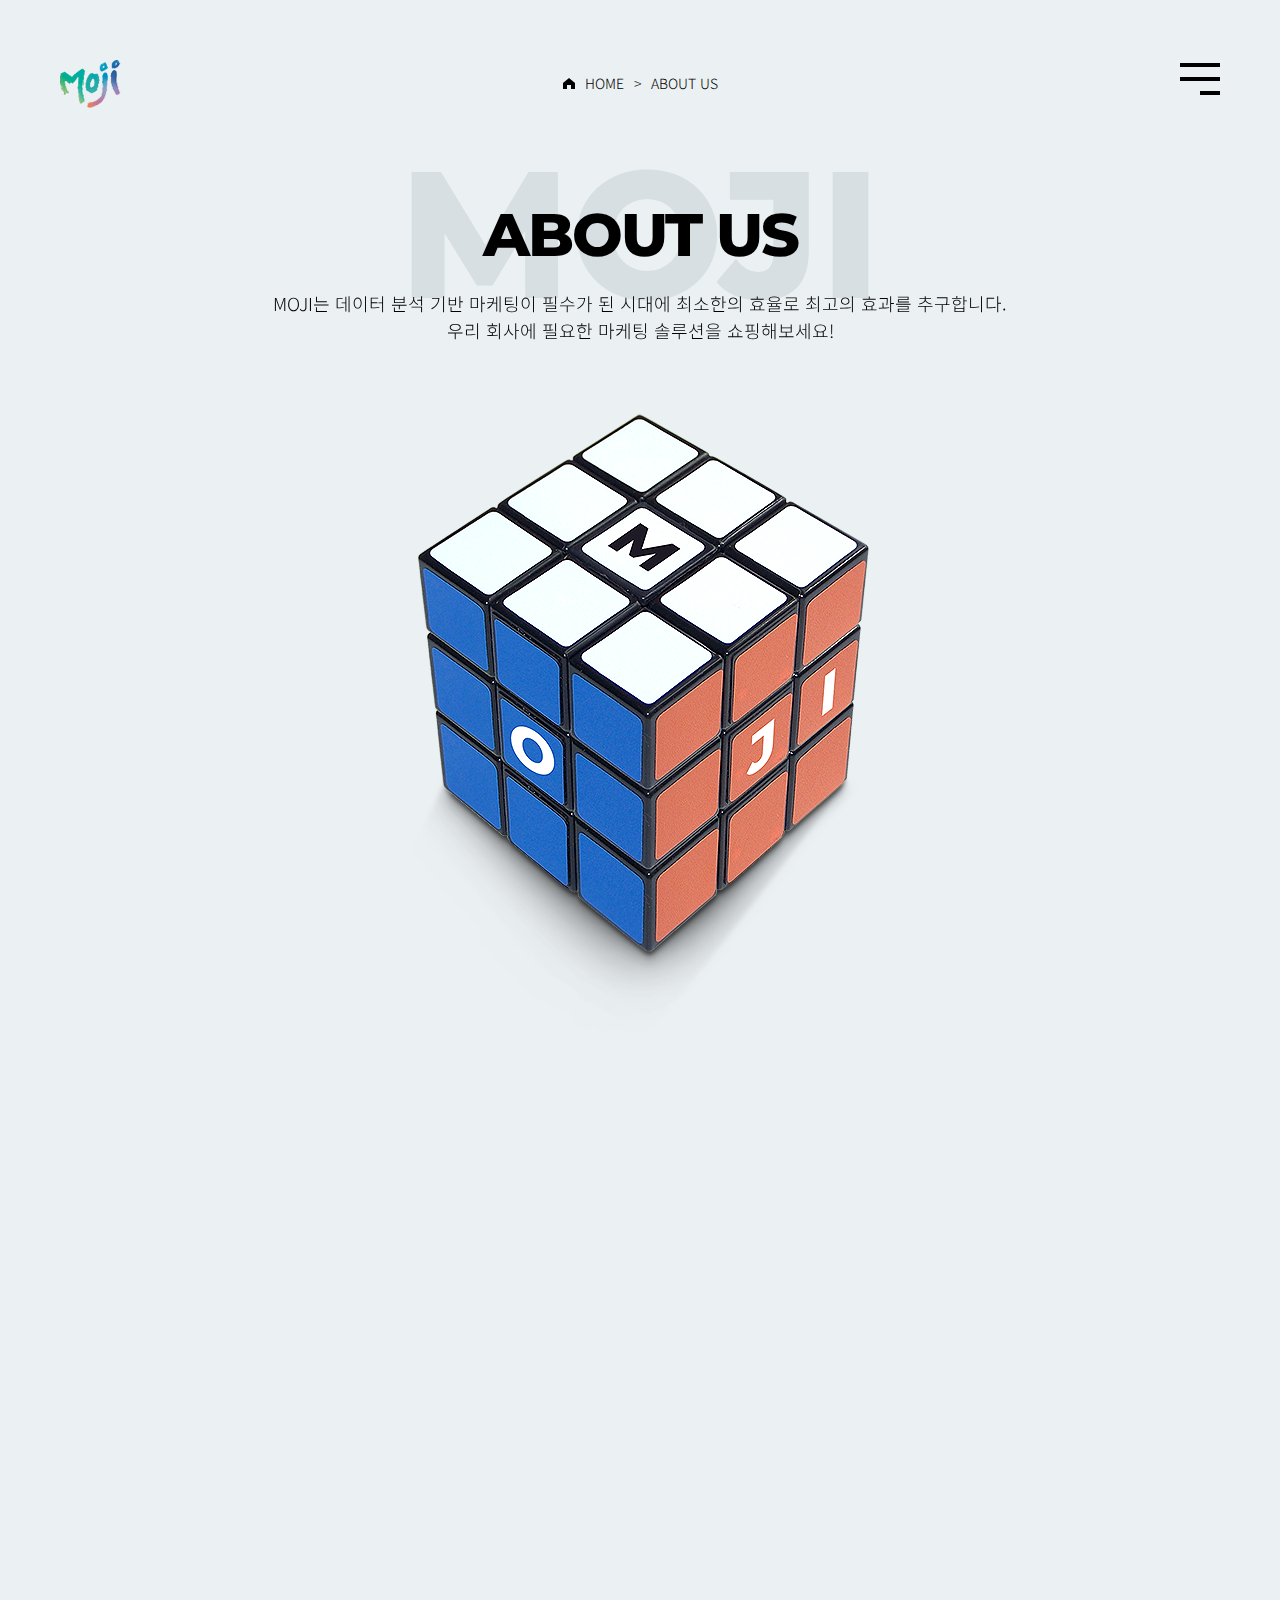
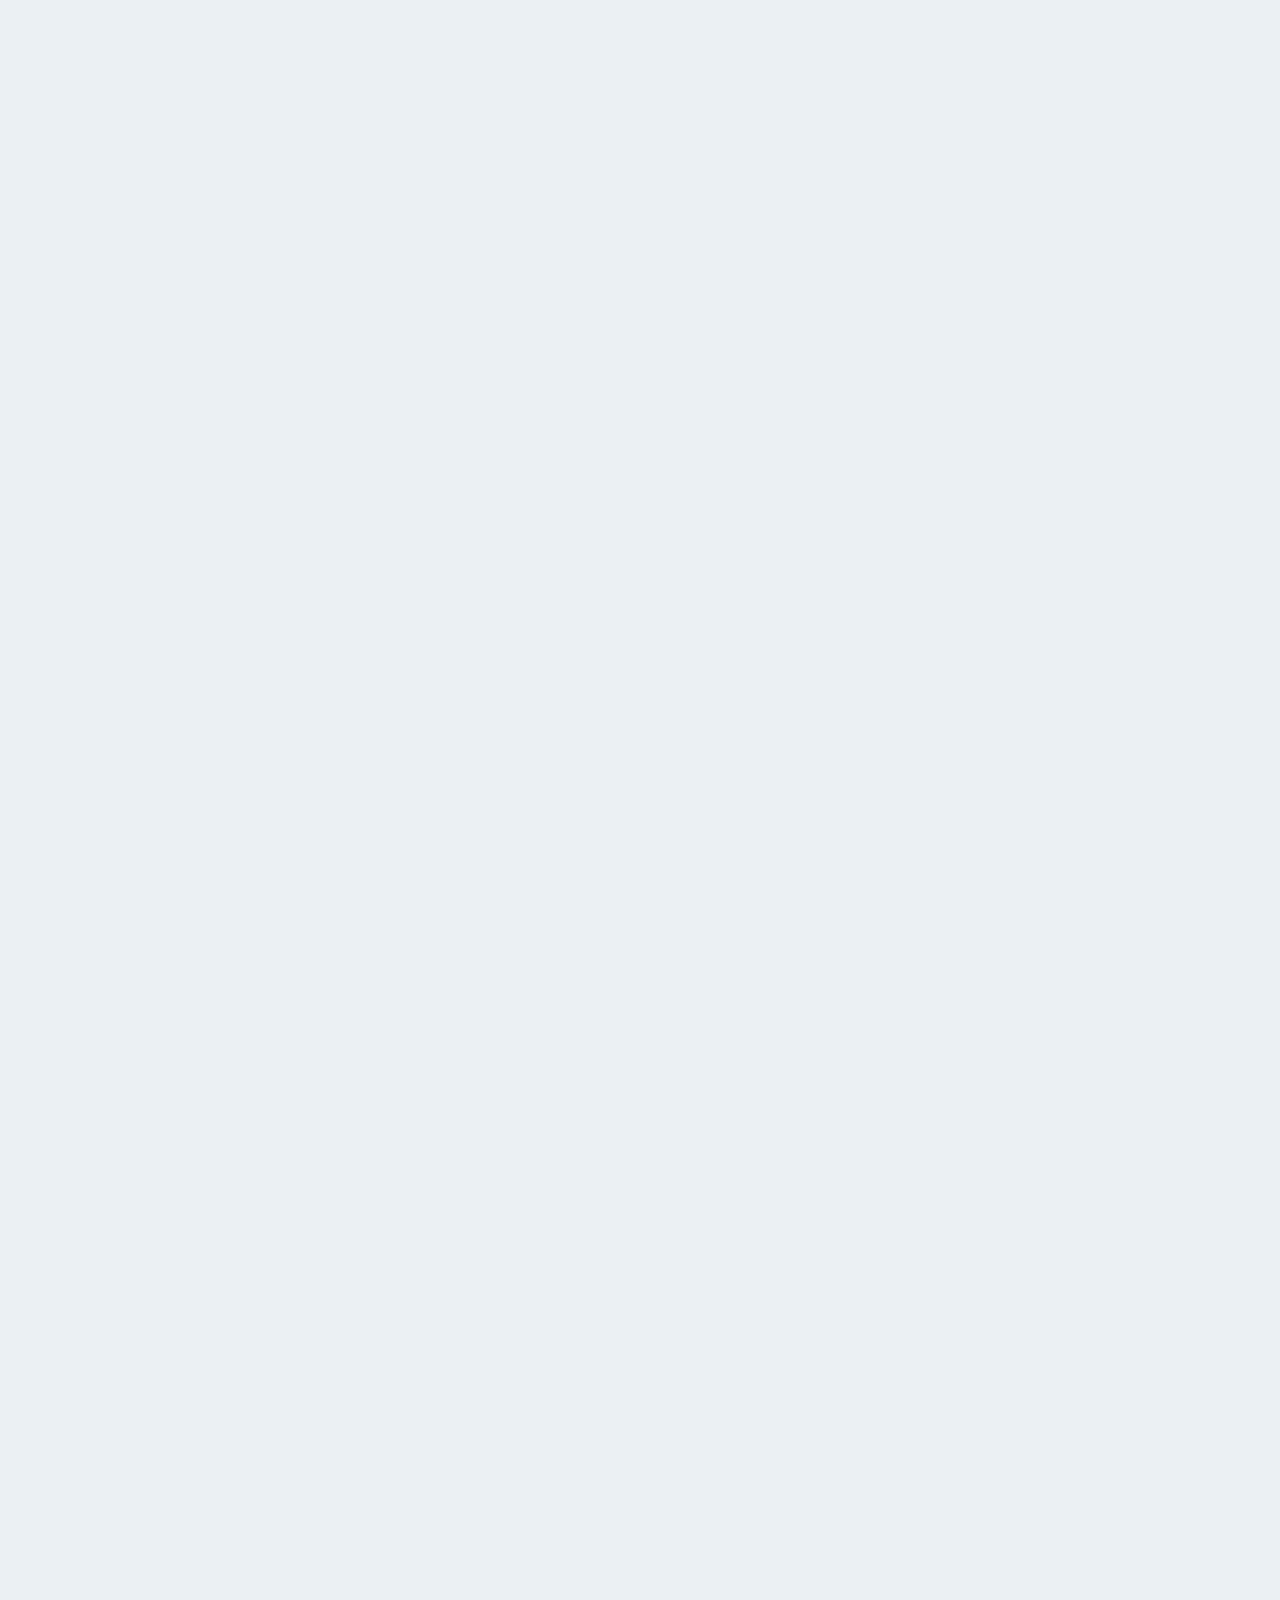
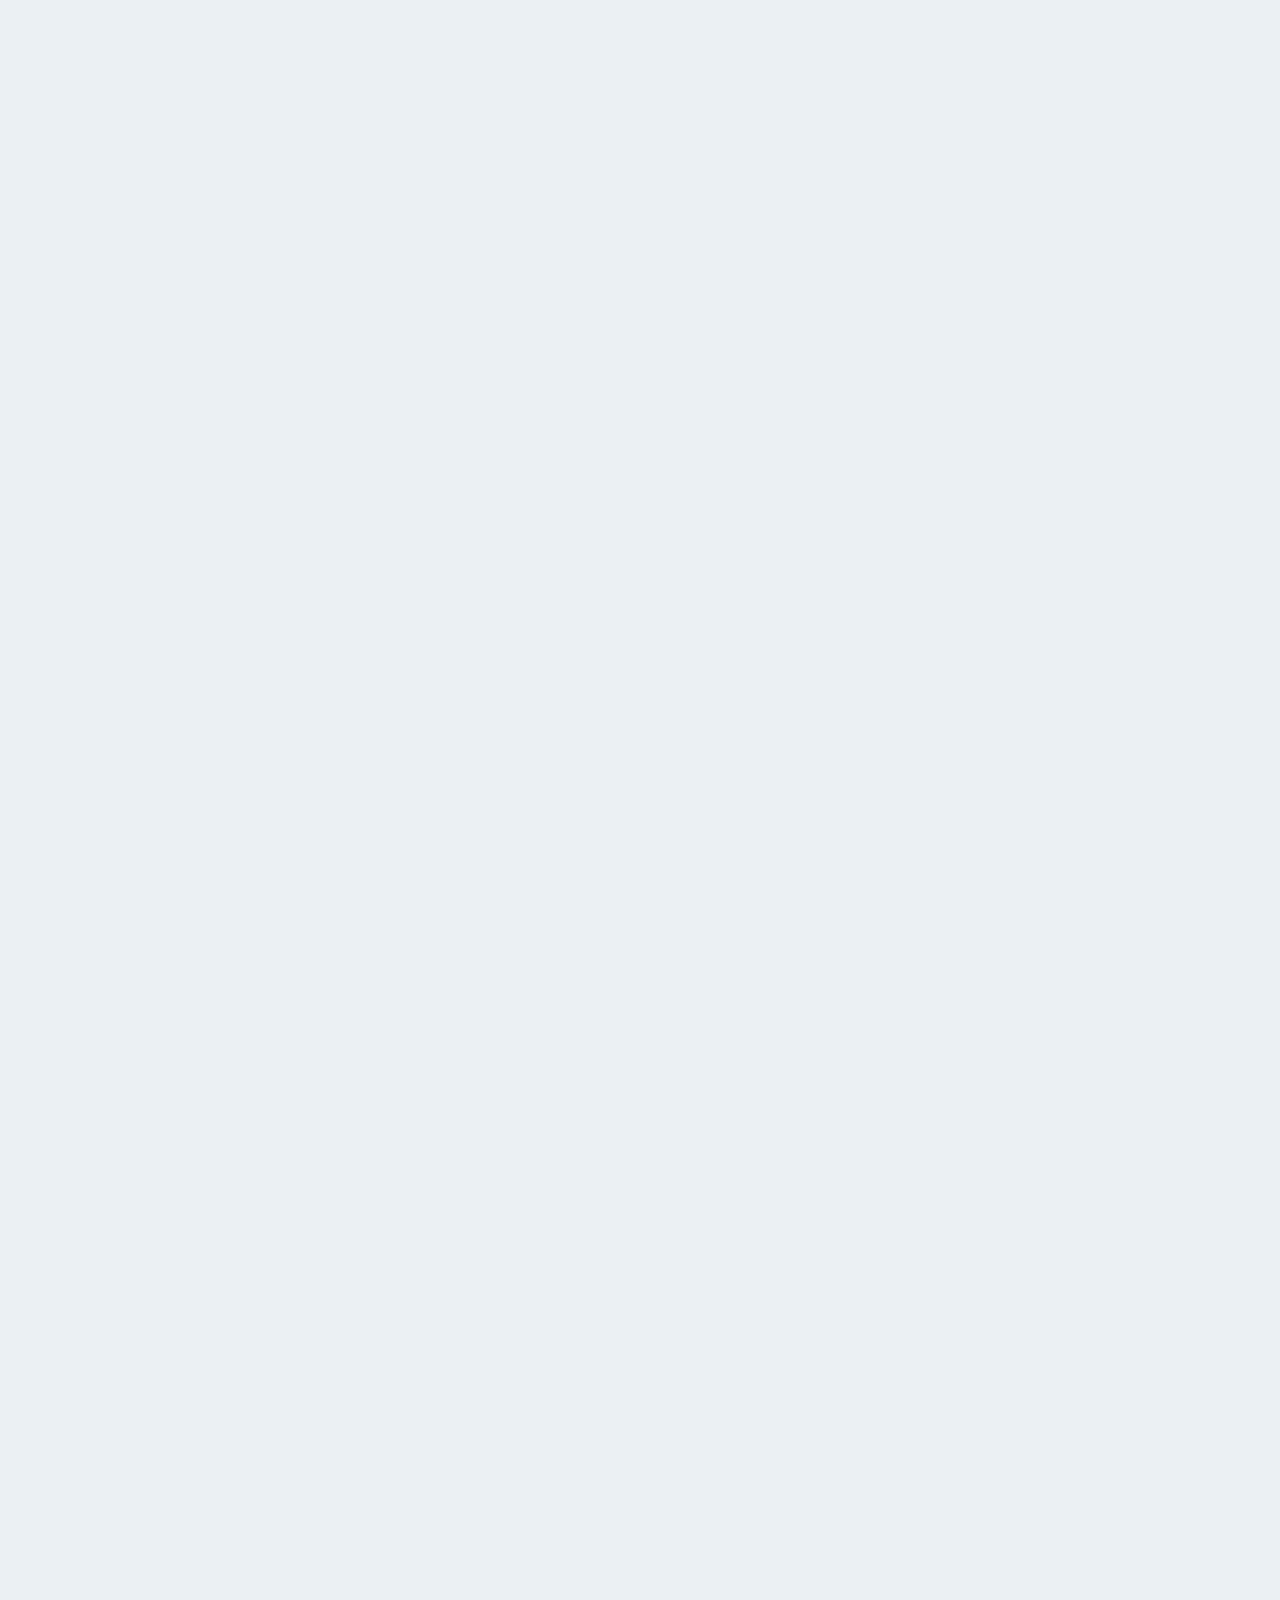
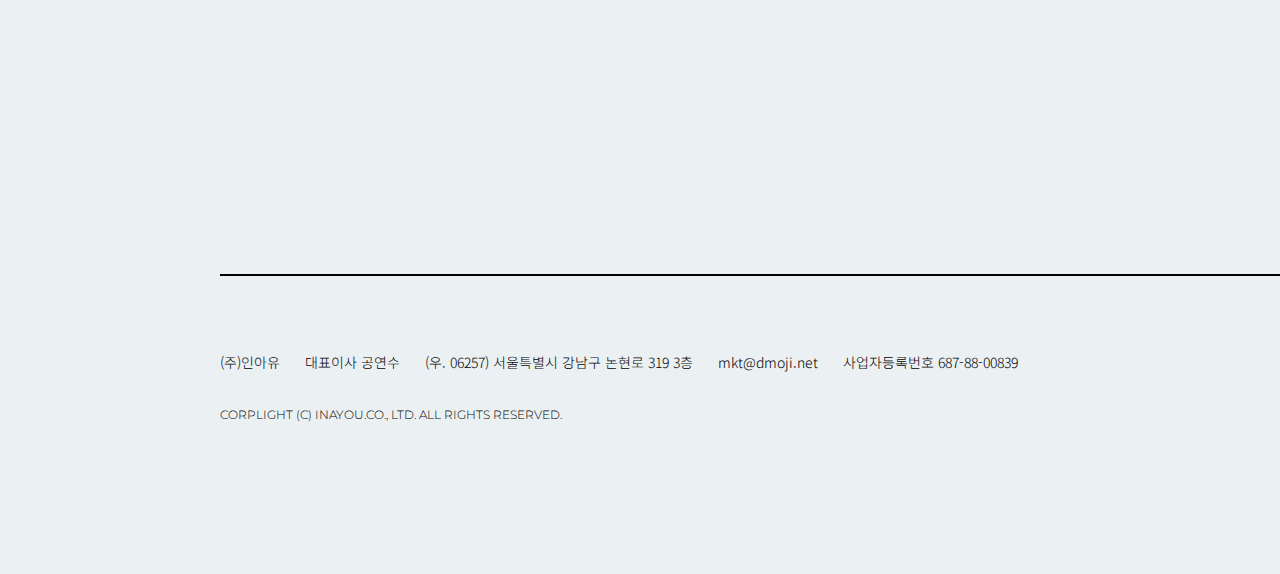
<file: aboutus.html>
<!DOCTYPE html>
<html lang="ko">
<head>
<meta charset="utf-8" />
<meta name="viewport" content="width=device-width, initial-scale=1.0, maximum-scale=1.0, minimum-scale=1.0, user-scalable=no, minimal-ui" />
<meta name="format-detection" content="no" />
<meta http-equiv="X-UA-Compatible" content="IE=edge">
<meta name="description" content="">
<meta name="keywords" content="" />
<title> about us | Moji </title>
<!-- Google Tag Manager -->
<script>(function(w,d,s,l,i){w[l]=w[l]||[];w[l].push({'gtm.start':
new Date().getTime(),event:'gtm.js'});var f=d.getElementsByTagName(s)[0],
j=d.createElement(s),dl=l!='dataLayer'?'&l='+l:'';j.async=true;j.src=
'https://www.googletagmanager.com/gtm.js?id='+i+dl;f.parentNode.insertBefore(j,f);
})(window,document,'script','dataLayer','GTM-M8QPMZK');</script>
<!-- End Google Tag Manager -->

<script src="assets/js/jquery-3.4.1.min.js"></script>
<script src="assets/js/jquery.magnific-popup.min.js"></script>
<script src="assets/js/aos.js"></script>
<script src="assets/js/slick.min.js"></script>
<script src="assets/js/jcf.js"></script>
<script src="assets/js/jcf.select.js"></script>
<script src="assets/js/common.js"></script>

<link href="https://fonts.googleapis.com/css?family=Montserrat:400,700,800|Noto+Sans+KR:300,400,500,700" rel="stylesheet">
<link rel="stylesheet" href="assets/css/common.css" />
<link rel="stylesheet" href="assets/css/aos.css" /> 
<link rel="stylesheet" href="assets/css/moji.css" /> 

</head>

<body>
<!-- Google Tag Manager (noscript) -->
<noscript><iframe src="https://www.googletagmanager.com/ns.html?id=GTM-M8QPMZK"
height="0" width="0" style="display:none;visibility:hidden"></iframe></noscript>
<!-- End Google Tag Manager (noscript) -->

<dl class="nav-skip">
	<dt class="a11y">skip menu</dt>
	<dd><a href="#container">본문 영역 바로가기(Go to contents)</a></dd>
	<dd><a href="#gnb">메인메뉴 영역 바로가기(Go to main menu)</a></dd>
	<dd><a href="#footer">하단 영역 바로가기(Go to footer)</a></dd>
</dl>

<div id="wrap">
	<!-- 공통 header -->
	<header id="header">
		<div class="w-header wh-sub-header">
			<h1 class="logo"><a href="index.html"><span class="a11y">Moji 디지털, 쇼핑하다</span></a></h1>	
			<span class="btn-gnb-open"><button><span class="a11y">메뉴 열기</span></button></span>
			
			<div class="h-path">
				<ul>
					<li>HOME</li>
					<li>ABOUT US</li>
				</ul>
			</div>
			
			<!-- nav 영역 -->
			<div id="gnb">
				<div class="w-gnb">
					<nav class="inner">
						<ul class="glink">
							<li class="l01"><a href="index.html">Home</a></li>
							<li class="l02"><a href="shop-list.html">Shop</a></li>
							<li class="l03"><a href="aboutus.html">About Us</a></li>
							<li class="l04"><a href="apply-service.html">마케팅 상담 신청하기</a></li>
						</ul>
					</nav>
					<span class="btn-gnb-close"><button><span class="a11y">메뉴 닫기</span></button></span>
				</div>
			</div>
			<!-- //nav 영역 -->
		</div>
	</header>
	<!-- //공통 header -->

	<!-- 컨텐츠 영역 -->
	<main id="container">			
		<div class="contents">
			<section class="main-cont-sec">
				<div class="mc-sec mcs-about-us">
					<div class="mcs-top" data-bg-text="MOJI">
						<h3 class="title en" data-aos="fade-up" data-aos-delay="100">ABOUT US</h3>
						<p class="exp01" data-aos="fade-up" data-aos-delay="200">
							MOJI는 데이터 분석 기반 마케팅이 필수가 된 시대에 최소한의 효율로 최고의 효과를 추구합니다.<br />
							우리 회사에 필요한 마케팅 솔루션을 쇼핑해보세요!
						</p>
					</div>  
				</div>
				
				<div class="mc-sec mcs-mjmarsol">
					<div class="ly-inner">
						<div class="mcs-top">
							<h3 class="title en" data-aos="fade-up" data-aos-delay="100">MOJI MARKETING SOLUTION</h3>
							<p class="exp01" data-aos="fade-up" data-aos-delay="200">
								우리 회사 데이터 분석, 잘 하고 계신가요? <br />
								MOJI는 데이터 분석 기반 마케팅 자동화로 최적의 인사이트를 도출하는 것을 가능하게 하는 솔루션입니다.
							</p>
						</div>
						<div class="mcs-cont">
							<ul class="list" data-aos="fade-up" data-aos-delay="300">
								<li class="l01">
									<span class="vis">분석</span>
									<span class="exp">
										이용자의 유입 경로, 성별, 연령, 지역, <br />캠페인 성과, 구매 전환을 분석합니다.
									</span>
								</li>
								<li class="l02">
									<span class="vis">전략</span>
									<span class="exp">
										종합적으로 분석한 데이터를 기반으로 <br />마케팅 방향성을 제시합니다.
									</span>
								</li>
								<li class="l03">
									<span class="vis">최적화</span>
									<span class="exp">
										전략 기반 마케팅 실행을 통해 <br />최적화된 마케팅 결과를 이끌어 냅니다.
									</span>
								</li>
							</ul>
						</div>
					</div>
				</div>
				
				<div class="mc-sec mcs-mjdgva no-bg">
					<div class="ly-inner">
						<div class="mcs-top">
							<h3 class="title en" data-aos="fade-up" data-aos-delay="100">MOJI D.G.V.A</h3>
							<p class="exp01" data-aos="fade-up" data-aos-delay="200">
								데이터가 두려운 마케터들을 위해 유입부터 매출 전환까지.<br />
								고객의 전반적인 쇼핑흐름을 보고서 하나로 해결해드립니다.
							</p>
						</div>
						<div class="mcs-cont">
							<ul class="list" data-aos="fade-up" data-aos-delay="300">
								<li class="l01">
									<span class="tit">Data</span>
									<span class="exp">
										우리 회사 마케팅에 필요한 <br />데이터를 선별합니다.
									</span>
								</li>
								<li class="l02">
									<span class="tit">Gathering</span>
									<span class="exp">
										개별적으로 수집되는 <br />캠페인 데이터를 <br />통합적으로 수집합니다.
									</span>
								</li>
								<li class="l03">
									<span class="tit">Visualization</span>
									<span class="exp">
										수집된 데이터는 시각화를 <br />통해 보기 쉽게 <br />가공됩니다.
									</span>
								</li>
								<li class="l04">
									<span class="tit">Automation</span>
									<span class="exp">
										별도의 제작과정 없이 <br />실시간으로 리포트가 <br />생성됩니다.
									</span>
								</li>
							</ul>
							<div class="area-bottom-btn" data-aos="fade-up" data-aos-delay="400">
								<span class="btn-base btn-st1 small"><a href="shop-view1.html">상품 페이지 보기</a></span>
							</div>
						</div>
					</div>
				</div>
				
				<div class="mc-sec mcs-mjomas">
					<div class="ly-inner">
						<div class="mcs-top">
							<h3 class="title en" data-aos="fade-up" data-aos-delay="100">MOJI O.M.A.S</h3>
							<p class="exp01" data-aos="fade-up" data-aos-delay="200">
								원하는 시간에 적합한 타겟에게 마케팅 하세요.<br />
								마케터는 쉴 수 있지만 마케팅은 쉬어선 안됩니다.
							</p>
						</div>
						<div class="mcs-cont">
							<ul class="list" data-aos="fade-up" data-aos-delay="300">
								<li class="l01">
									<span class="tit">One-time</span>
									<span class="exp">
										업무 시간 외에도 원하는 <br />시간에 마케팅이 <br />가능합니다.
									</span>
								</li>
								<li class="l02">
									<span class="tit">Marketing</span>
									<span class="exp">
										원하는 타겟에게 적합한 <br />마케팅 전략을 <br />수행할 수 있습니다.
									</span>
								</li>
								<li class="l03">
									<span class="tit">Automation</span>
									<span class="exp">
										자동화를 통해 업무 <br />효율을 <br />증가시킬 수 있습니다.
									</span>
								</li>
								<li class="l04">
									<span class="tit">Solution</span>
									<span class="exp">
										실시간 자동화 솔루션을 <br />통해 매출을 <br />증가시켜보세요.
									</span>
								</li>
							</ul>
							<div class="area-bottom-btn" data-aos="fade-up" data-aos-delay="400">
								<span class="btn-base btn-st1 small"><a href="shop-list.html">상품 페이지 보기</a></span>
							</div>
						</div>
					</div>
				</div>
				
				<div class="mc-sec mcs-partnership">
					<div class="ly-inner">
						<div class="mcs-top">
							<h3 class="title en" data-aos="fade-up" data-aos-delay="100">PARTNERSHIP</h3>
							<p class="exp01" data-aos="fade-up" data-aos-delay="200">앞서가는 기업은 이미 MOJI와 함께하고 있습니다.</p>
						</div>
						<div class="mcs-cont">
							<ul class="list" data-aos="fade-up" data-aos-delay="300">
								<li class="l01"><span class="a11y">삼성화재</span></li>
								<li class="l02"><span class="a11y">쿠첸</span></li>
								<li class="l03"><span class="a11y">MLB</span></li>
								<li class="l04"><span class="a11y">장수돌침대</span></li>
								<li class="l05"><span class="a11y">NH농협캐피탈</span></li>
								<li class="l06"><span class="a11y">BLOTER</span></li>
								<li class="l07"><span class="a11y">웅진플레이</span></li>
								<li class="l08"><span class="a11y">투어비스</span></li>
								<li class="l09"><span class="a11y">fitpet</span></li>
								<li class="l10"><span class="a11y">starry night</span></li>
								<li class="l11"><span class="a11y">규림한의원</span></li>
								<li class="l12"><span class="a11y">김기준 한의원 봄</span></li>
								<li class="l13"><span class="a11y">ptiangui</span></li>
								<li class="l14"><span class="a11y">SEONG SU SHOES</span></li>
								<li class="l15"><span class="a11y">skinmiso</span></li>
								<li class="l16"><span class="a11y">경인여자대학교</span></li>
							</ul>
						</div>
					</div>
				</div>

				<div class="mc-sec mcs-location">
					<div class="ly-inner">
						<div class="mcs-top">
							<h3 class="title en" data-aos="fade-up" data-aos-delay="100">LOCATION</h3>
							<p class="exp01" data-aos="fade-up" data-aos-delay="200">언제나 MOJI로 오시는 길은 열려 있습니다. 지금 방문해주세요.</p>
						</div>
						<div class="mcs-cont">
							<div class="area-map" data-aos="fade-up" data-aos-delay="300"><img src="assets/images/img-map.jpg" alt="지도 이미지"></div>
							<div class="info" data-aos="fade-up" data-aos-delay="400">
								<span class="btn-base btn-st1 small"><a href="apply-service.html">상담 신청하기</a></span>
								<dl class="addr">
									<dt>오시는 길</dt>
									<dd>(우. 06257) 서울특별시 강남구 논현로 319 3층 (주)인아유</dd>
								</dl>
							</div>
						</div>
					</div>					
				</div>
			</section>
		</div><!-- //contents-sec -->
	</main>
	<!-- //컨텐츠 영역 -->
	
	<!-- 공통 footer -->
	<footer id="footer">
		<div class="w-footer">
			<div class="ly-inner">
				<nav class="footer-info">
					<ul class="list">
						<li>(주)인아유</li>
						<li>대표이사 공연수</li>
						<li>(우. 06257) 서울특별시 강남구 논현로 319 3층</li>
						<li><a href="mailto:mkt@dmoji.net">mkt@dmoji.net</a></li>
						<li>사업자등록번호 687-88-00839</li>
					</ul>
				</nav>
				<p class="fcopy"><small>CORPLIGHT (C) INAYOU.CO., LTD. ALL RIGHTS RESERVED.</small></p>
			</div>
		</div>
	</footer>
	<!-- //공통 footer -->
	
</div><!-- //wrap -->
</body>
</html>
</file>
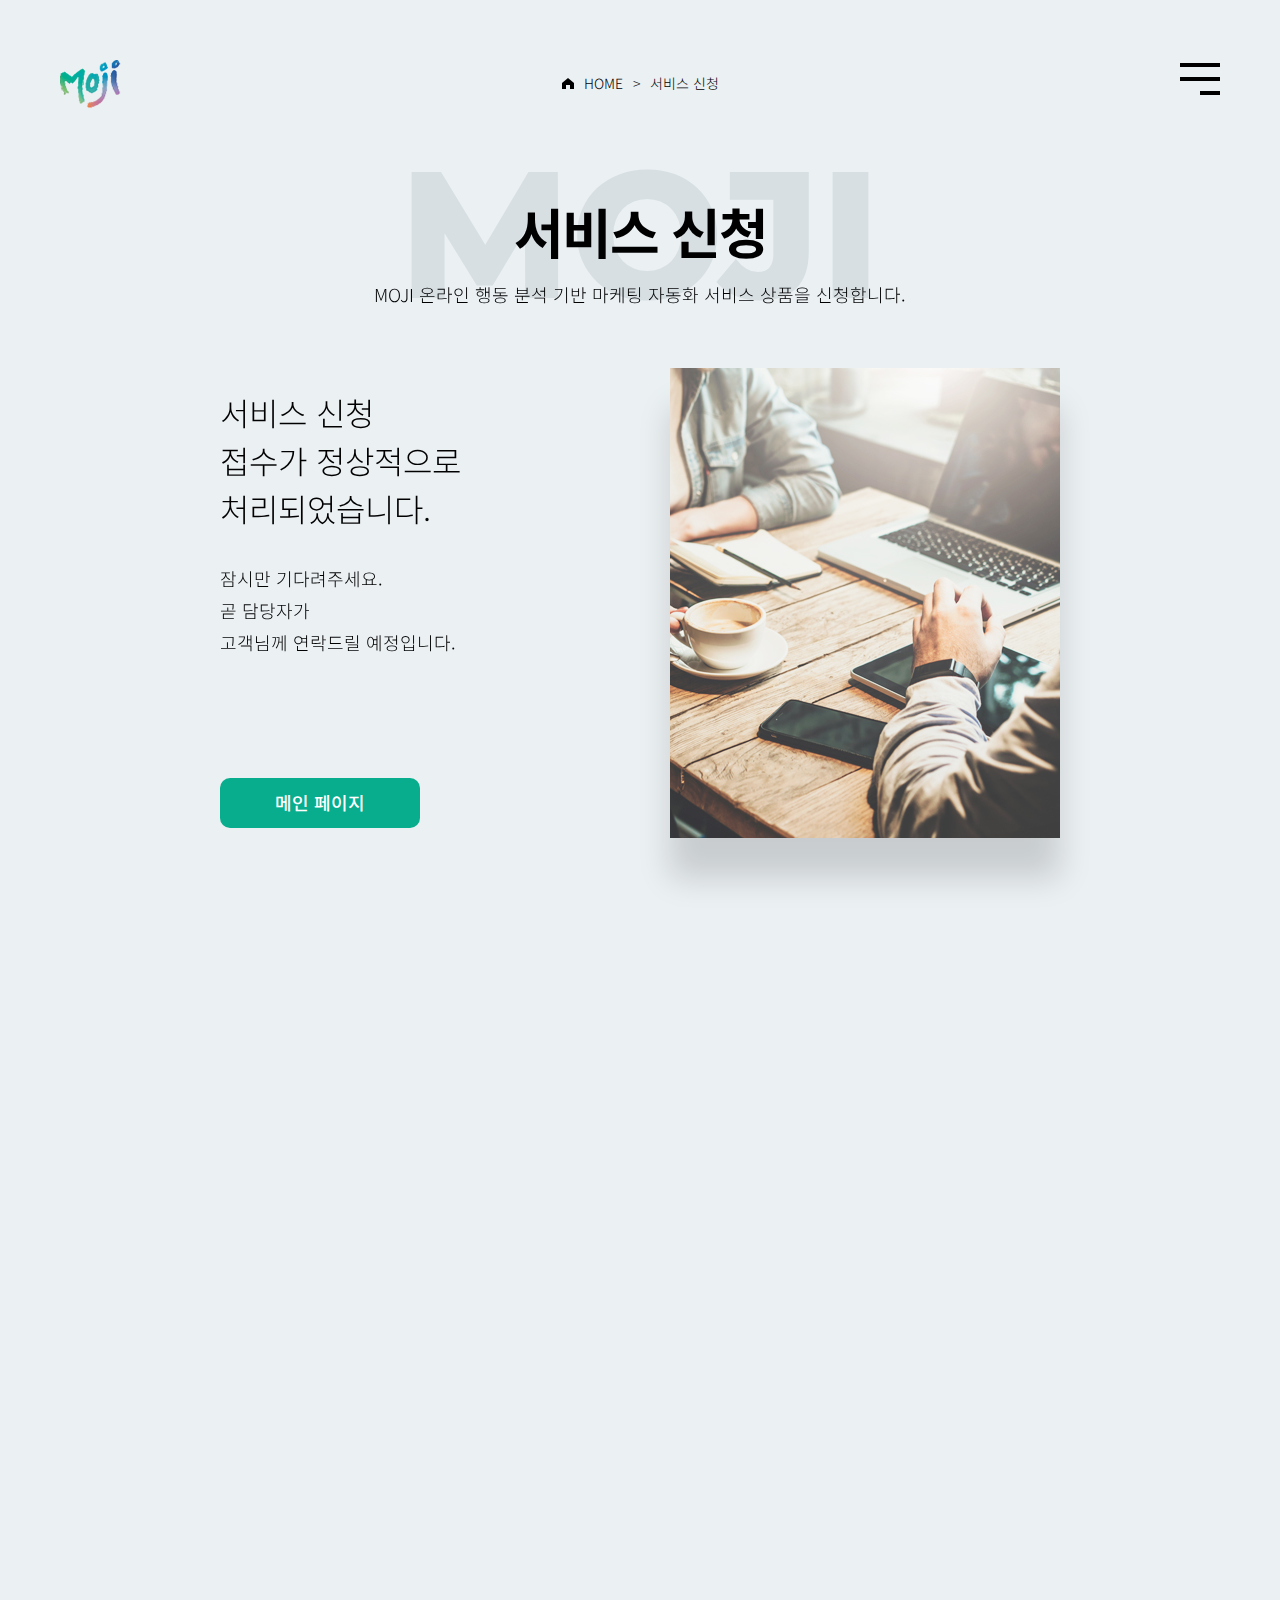
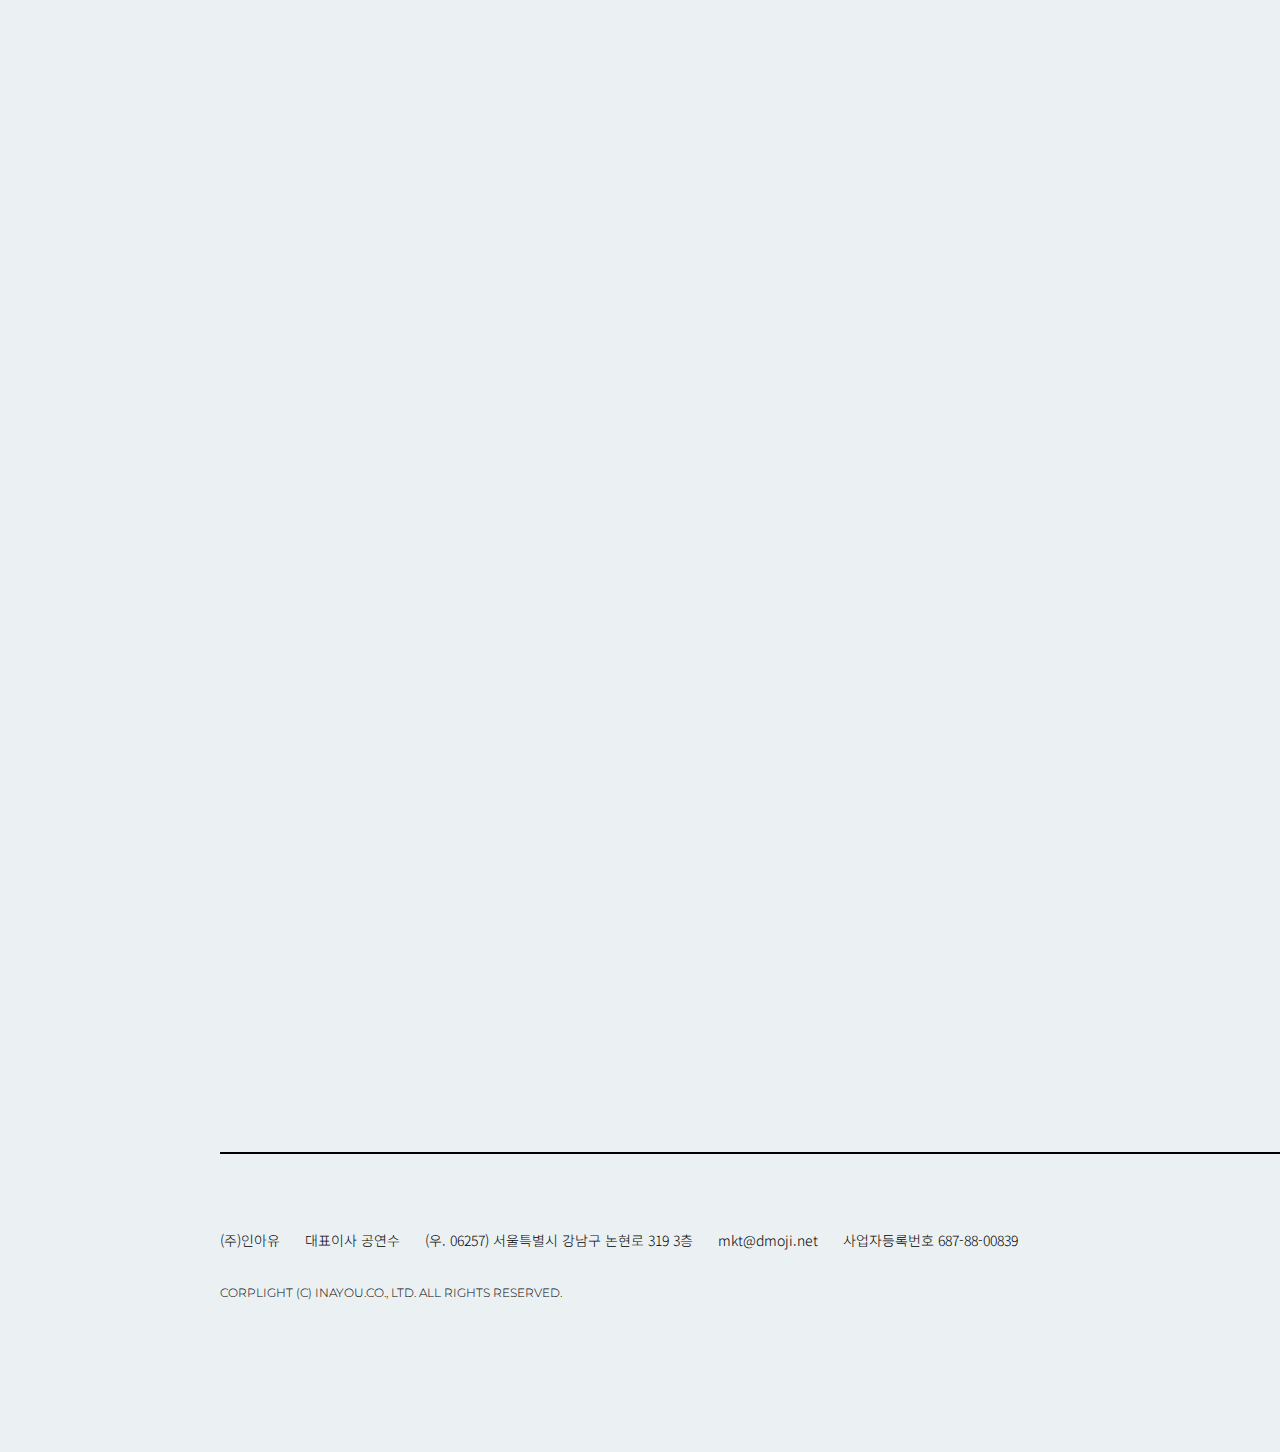
<file: apply-service-complete.html>
<!DOCTYPE html>
<html lang="ko">
<head>
<meta charset="utf-8" />
<meta name="viewport" content="width=device-width, initial-scale=1.0, maximum-scale=1.0, minimum-scale=1.0, user-scalable=no, minimal-ui" />
<meta name="format-detection" content="no" />
<meta http-equiv="X-UA-Compatible" content="IE=edge">
<meta name="description" content="">
<meta name="keywords" content="" />
<title> Moji </title>
<!-- Google Tag Manager -->
<script>(function(w,d,s,l,i){w[l]=w[l]||[];w[l].push({'gtm.start':
new Date().getTime(),event:'gtm.js'});var f=d.getElementsByTagName(s)[0],
j=d.createElement(s),dl=l!='dataLayer'?'&l='+l:'';j.async=true;j.src=
'https://www.googletagmanager.com/gtm.js?id='+i+dl;f.parentNode.insertBefore(j,f);
})(window,document,'script','dataLayer','GTM-M8QPMZK');</script>
<!-- End Google Tag Manager -->
<link href="https://fonts.googleapis.com/css?family=Montserrat:400,700,800|Noto+Sans+KR:300,400,500,700" rel="stylesheet">
<link rel="stylesheet" href="assets/css/common.css" />
<link rel="stylesheet" href="assets/css/aos.css" /> 
<link rel="stylesheet" href="assets/css/moji.css" /> 

</head>

<body>
<!-- Google Tag Manager (noscript) -->
<noscript><iframe src="https://www.googletagmanager.com/ns.html?id=GTM-M8QPMZK"
height="0" width="0" style="display:none;visibility:hidden"></iframe></noscript>
<!-- End Google Tag Manager (noscript) -->

<dl class="nav-skip">
	<dt class="a11y">skip menu</dt>
	<dd><a href="#container">본문 영역 바로가기(Go to contents)</a></dd>
	<dd><a href="#gnb">메인메뉴 영역 바로가기(Go to main menu)</a></dd>
	<dd><a href="#footer">하단 영역 바로가기(Go to footer)</a></dd>
</dl>

<div id="wrap">
	<!-- 공통 header -->
	<header id="header">
		<div class="w-header wh-sub-header">
			<h1 class="logo"><a href="index.html"><span class="a11y">Moji 디지털, 쇼핑하다</span></a></h1>	
			<span class="btn-gnb-open"><button><span class="a11y">메뉴 열기</span></button></span>
			
			<div class="h-path">
				<ul>
					<li>HOME</li>
					<li>서비스 신청</li>
				</ul>
			</div>
			
			<!-- nav 영역 -->
			<div id="gnb">
				<div class="w-gnb">
					<nav class="inner">
						<ul class="glink">
							<li class="l01"><a href="index.html">Home</a></li>
							<li class="l02"><a href="shop-list.html">Shop</a></li>
							<li class="l03"><a href="aboutus.html">About Us</a></li>
							<li class="l04"><a href="apply-service.html">마케팅 상담 신청하기</a></li>
						</ul>
					</nav>
					<span class="btn-gnb-close"><button><span class="a11y">메뉴 닫기</span></button></span>
				</div>
			</div>
			<!-- //nav 영역 -->
		</div>
	</header>
	<!-- //공통 header -->

	<!-- 컨텐츠 영역 -->
	<main id="container">			
		<div class="contents">
			<section class="main-cont-sec">
				<div class="mc-sec mcs-apply-service mas-complete">
					<div class="ly-inner">
						<div class="mcs-top" data-bg-text="MOJI">
							<h3 class="title" data-aos="fade-up" data-aos-delay="100">서비스 신청</h3>
							<p class="exp01" data-aos="fade-up" data-aos-delay="200">MOJI 온라인 행동 분석 기반 마케팅 자동화 서비스 상품을 신청합니다.</p>
						</div>      
						<div class="mcs-cont">
							<div class="f-service">
								<p class="exp0" data-aos="fade-up" data-aos-delay="300">
									서비스 신청 <br />
									접수가 정상적으로 <br />
									처리되었습니다.
								</p>
								<p class="exp1" data-aos="fade-up" data-aos-delay="400">
									잠시만 기다려주세요.<br />
									곧 담당자가 <br />
									고객님께 연락드릴 예정입니다.
								</p>
								<div class="area-button" data-aos="fade-up" data-aos-delay="500">
									<span class="btn-base btn-st1 small"><a href="index.html">메인 페이지</a></span>
								</div>
							</div>
						</div>
					</div>
				</div>
				
				<div class="mc-sec mcs-partnership">
					<div class="ly-inner">
						<div class="mcs-top">
							<h3 class="title en" data-aos="fade-up" data-aos-delay="100">PARTNERSHIP</h3>
							<p class="exp01" data-aos="fade-up" data-aos-delay="200">앞서가는 기업은 이미 MOJI와 함께하고 있습니다.</p>
						</div>
						<div class="mcs-cont">
							<ul class="list" data-aos="fade-up" data-aos-delay="300">
								<li class="l01"><span class="a11y">삼성화재</span></li>
								<li class="l02"><span class="a11y">쿠첸</span></li>
								<li class="l03"><span class="a11y">MLB</span></li>
								<li class="l04"><span class="a11y">장수돌침대</span></li>
								<li class="l05"><span class="a11y">NH농협캐피탈</span></li>
								<li class="l06"><span class="a11y">BLOTER</span></li>
								<li class="l07"><span class="a11y">웅진플레이</span></li>
								<li class="l08"><span class="a11y">투어비스</span></li>
								<li class="l09"><span class="a11y">fitpet</span></li>
								<li class="l10"><span class="a11y">starry night</span></li>
								<li class="l11"><span class="a11y">규림한의원</span></li>
								<li class="l12"><span class="a11y">김기준 한의원 봄</span></li>
								<li class="l13"><span class="a11y">ptiangui</span></li>
								<li class="l14"><span class="a11y">SEONG SU SHOES</span></li>
								<li class="l15"><span class="a11y">skinmiso</span></li>
								<li class="l16"><span class="a11y">경인여자대학교</span></li>
							</ul>
						</div>
					</div>
				</div>

				<div class="mc-sec mcs-location">
					<div class="ly-inner">
						<div class="mcs-top">
							<h3 class="title en" data-aos="fade-up" data-aos-delay="100">LOCATION</h3>
							<p class="exp01" data-aos="fade-up" data-aos-delay="200">언제나 MOJI로 오시는 길은 열려 있습니다. 지금 방문해주세요.</p>
						</div>
						<div class="mcs-cont">
							<div class="area-map" data-aos="fade-up" data-aos-delay="300"><img src="assets/images/img-map.jpg" alt="지도 이미지"></div>
							<div class="info" data-aos="fade-up" data-aos-delay="400">
								<span class="btn-base btn-st1 small"><a href="apply-service.html">상담 신청하기</a></span>
								<dl class="addr">
									<dt>오시는 길</dt>
									<dd>(우. 06257) 서울특별시 강남구 논현로 319 3층 (주)인아유</dd>
								</dl>
							</div>
						</div>
					</div>					
				</div>
			</section>
		</div><!-- //contents-sec -->
	</main>
	<!-- //컨텐츠 영역 -->
	
	<!-- 공통 footer -->
	<footer id="footer">
		<div class="w-footer">
			<div class="ly-inner">
				<nav class="footer-info">
					<ul class="list">
						<li>(주)인아유</li>
						<li>대표이사 공연수</li>
						<li>(우. 06257) 서울특별시 강남구 논현로 319 3층</li>
						<li><a href="mailto:mkt@dmoji.net">mkt@dmoji.net</a></li>
						<li>사업자등록번호 687-88-00839</li>
					</ul>
				</nav>
				<p class="fcopy"><small>CORPLIGHT (C) INAYOU.CO., LTD. ALL RIGHTS RESERVED.</small></p>
			</div>
		</div>
	</footer>
	<!-- //공통 footer -->
	
</div><!-- //wrap -->


<script src="assets/js/jquery-3.4.1.min.js"></script>
<script src="assets/js/jquery.magnific-popup.min.js"></script>
<script src="assets/js/aos.js"></script>
<script src="assets/js/slick.min.js"></script>
<script src="assets/js/jcf.js"></script>
<script src="assets/js/jcf.select.js"></script>
<script src="assets/js/common.js"></script>
<script>
$(function(){
	
});	
</script>

</body>
</html>
</file>
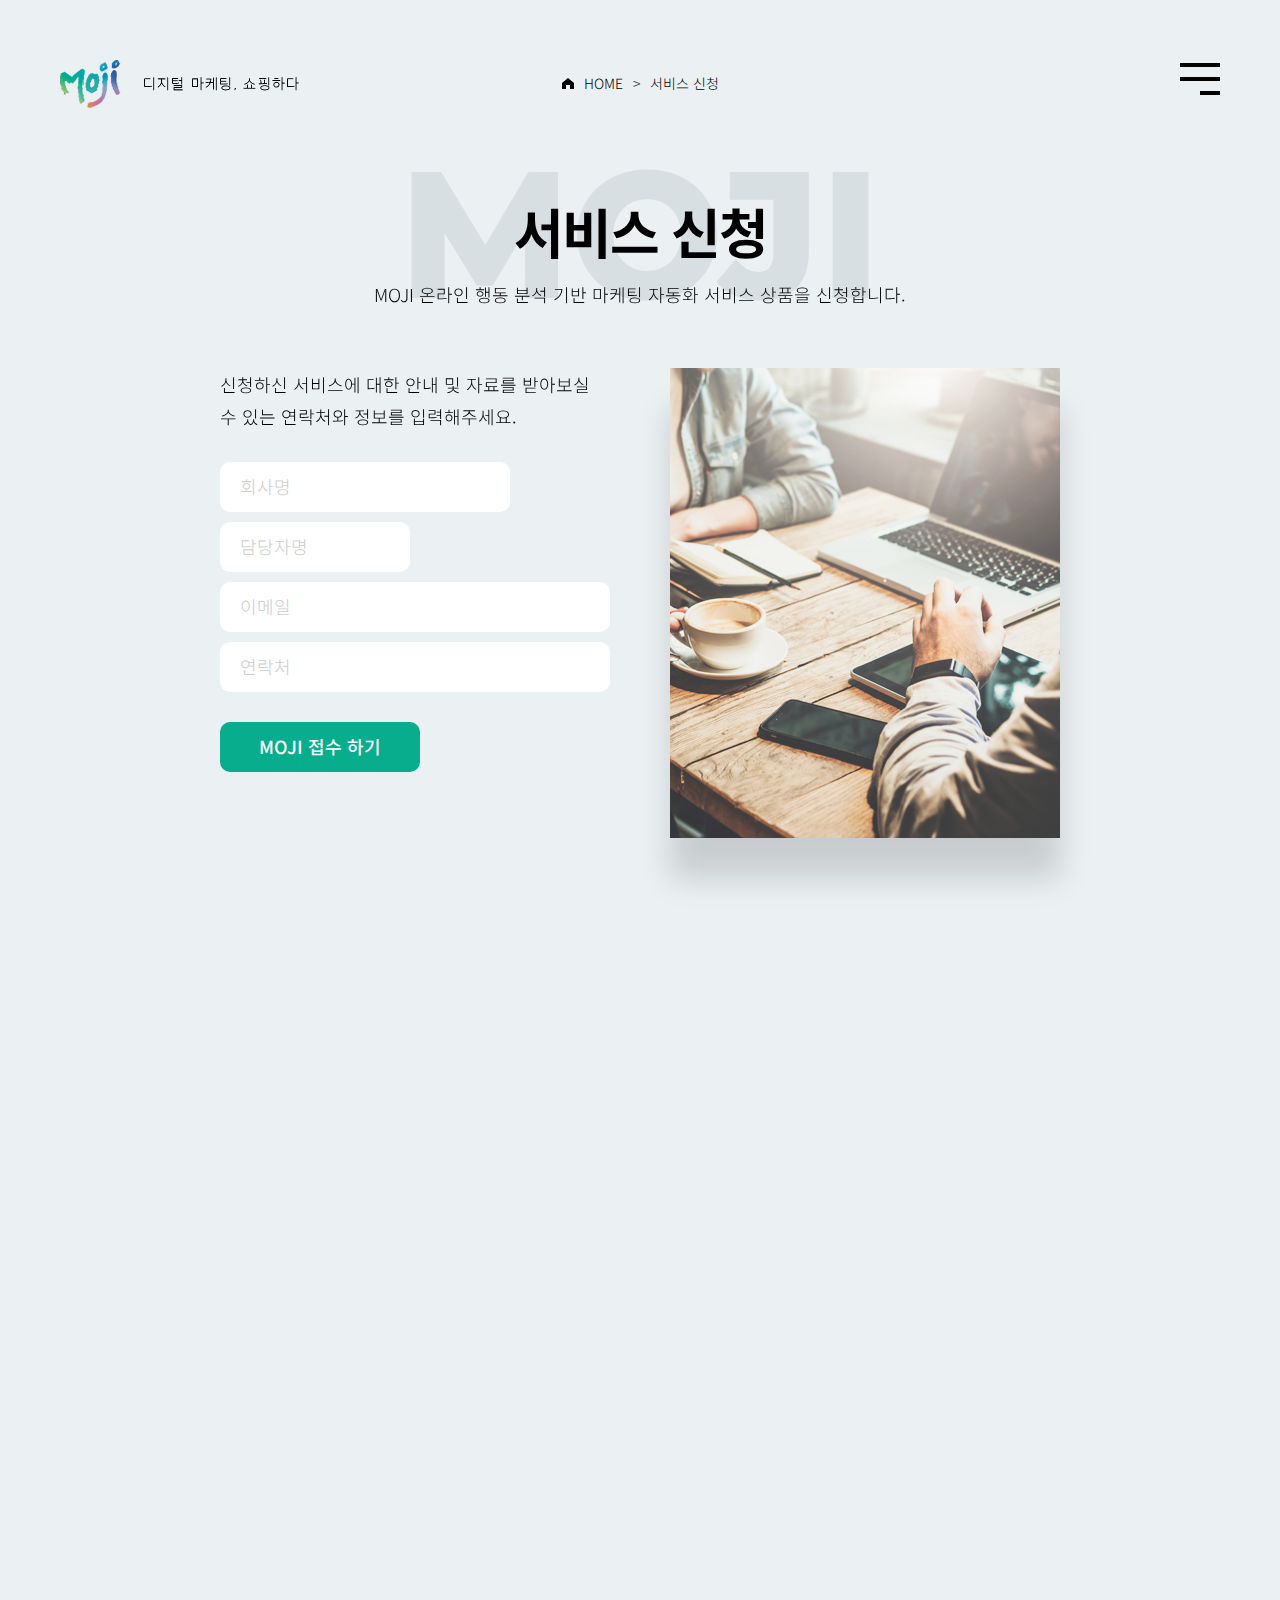
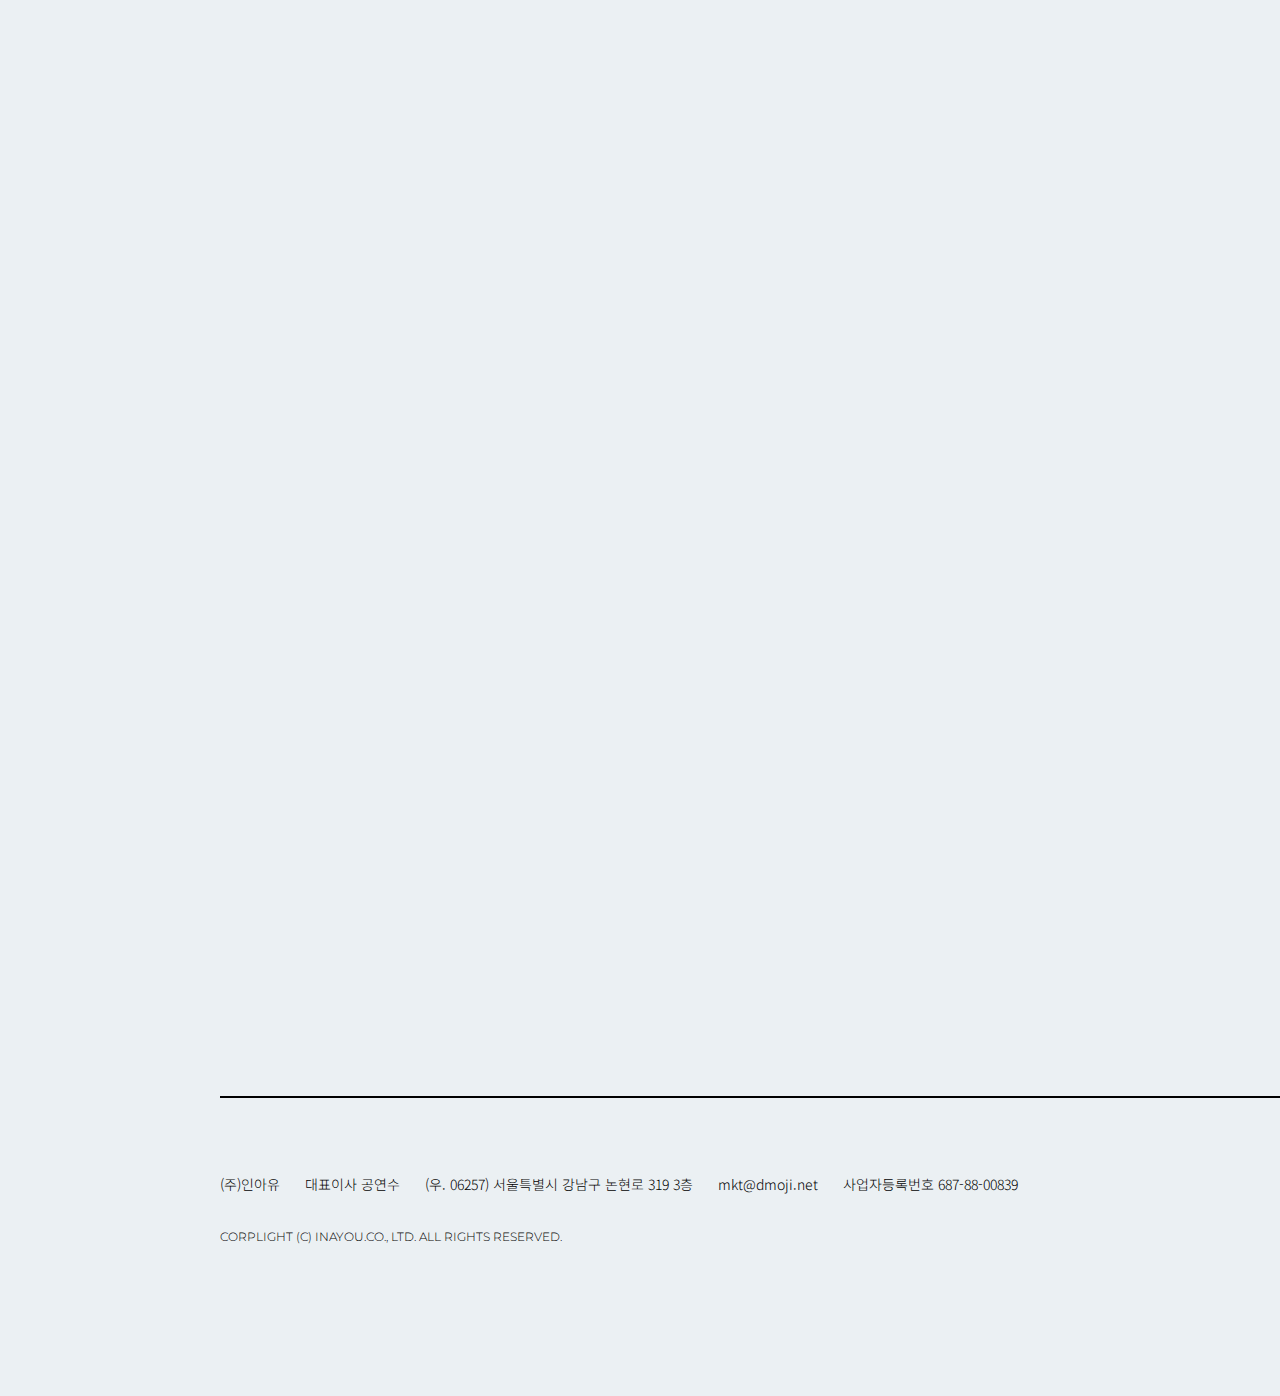
<file: apply-service.html>
<!DOCTYPE html>
<html lang="ko">
<head>
<meta charset="utf-8" />
<meta name="viewport" content="width=device-width, initial-scale=1.0, maximum-scale=1.0, minimum-scale=1.0, user-scalable=no, minimal-ui" />
<meta name="format-detection" content="no" />
<meta http-equiv="X-UA-Compatible" content="IE=edge">
<meta name="description" content="">
<meta name="keywords" content="" />
<title> Moji </title>
<!-- Google Tag Manager -->
<script>(function(w,d,s,l,i){w[l]=w[l]||[];w[l].push({'gtm.start':
new Date().getTime(),event:'gtm.js'});var f=d.getElementsByTagName(s)[0],
j=d.createElement(s),dl=l!='dataLayer'?'&l='+l:'';j.async=true;j.src=
'https://www.googletagmanager.com/gtm.js?id='+i+dl;f.parentNode.insertBefore(j,f);
})(window,document,'script','dataLayer','GTM-M8QPMZK');</script>
<!-- End Google Tag Manager -->
<link href="https://fonts.googleapis.com/css?family=Montserrat:400,700,800|Noto+Sans+KR:300,400,500,700" rel="stylesheet">
<link rel="stylesheet" href="assets/css/common.css" />
<link rel="stylesheet" href="assets/css/aos.css" />

<script src="assets/js/jquery-3.4.1.min.js"></script>
<script src="assets/js/jquery.magnific-popup.min.js"></script>
<script src="assets/js/aos.js"></script>
<script src="assets/js/slick.min.js"></script>
<script src="assets/js/jcf.js"></script>
<script src="assets/js/jcf.select.js"></script>
<script src="assets/js/fx.es5.min.js"></script>
<script src="assets/js/fx.es5.min.js"></script>
<script src="assets/js/moji.js"></script>

</head>

<body>
<!-- Google Tag Manager (noscript) -->
<noscript><iframe src="https://www.googletagmanager.com/ns.html?id=GTM-M8QPMZK"
height="0" width="0" style="display:none;visibility:hidden"></iframe></noscript>
<!-- End Google Tag Manager (noscript) -->
<dl class="nav-skip">
	<dt class="a11y">skip menu</dt>
	<dd><a href="#container">본문 영역 바로가기(Go to contents)</a></dd>
	<dd><a href="#gnb">메인메뉴 영역 바로가기(Go to main menu)</a></dd>
	<dd><a href="#footer">하단 영역 바로가기(Go to footer)</a></dd>
</dl>

<div id="wrap">
	<!-- 공통 header -->
	<header id="header">
		<div class="w-header wh-sub-header">
			<h1 class="logo"><a href="index.html"><span class="a11y">Moji 디지털, 쇼핑하다</span></a></h1>	
			<span class="btn-gnb-open"><button><span class="a11y">메뉴 열기</span></button></span>
			
			<div class="h-path">
				<ul>
					<li>HOME</li>
					<li>서비스 신청</li>
				</ul>
			</div>
			
			<!-- nav 영역 -->
			<div id="gnb">
				<div class="w-gnb">
					<nav class="inner">
						<ul class="glink">
							<li class="l01"><a href="index.html">Home</a></li>
							<li class="l02"><a href="shop-list.html">Shop</a></li>
							<li class="l03"><a href="aboutus.html">About Us</a></li>
							<li class="l04"><a href="apply-service.html">마케팅 상담 신청하기</a></li>
						</ul>
					</nav>
					<span class="btn-gnb-close"><button><span class="a11y">메뉴 닫기</span></button></span>
				</div>
			</div>
			<!-- //nav 영역 -->
		</div>
	</header>
	<!-- //공통 header -->

	<!-- 컨텐츠 영역 -->
	<main id="container">			
		<div class="contents">
			<section class="main-cont-sec">
				<div class="mc-sec mcs-apply-service">
					<div class="ly-inner">
						<div class="mcs-top" data-bg-text="MOJI">
							<h3 class="title" data-aos="fade-up" data-aos-delay="100">서비스 신청</h3>
							<p class="exp01" data-aos="fade-up" data-aos-delay="200">MOJI 온라인 행동 분석 기반 마케팅 자동화 서비스 상품을 신청합니다.</p>
						</div>      
						<div class="mcs-cont">
							<div class="f-service">
								<p class="exp1" data-aos="fade-up" data-aos-delay="300">
									신청하신 서비스에 대한 안내 및 자료를 받아보실 <br />
									수 있는 연락처와 정보를 입력해주세요.
								</p>
								<div class="row r1" data-aos="fade-up" data-aos-delay="400">
									<span class="input-base input-st1 small"><input class="company-name" type="text" placeholder="회사명"></span>
								</div>
								<div class="row r2" data-aos="fade-up" data-aos-delay="500">
									<span class="input-base input-st1 small"><input class="person-in-charge" type="text" placeholder="담당자명"></span>
								</div>
								<div class="row r3" data-aos="fade-up" data-aos-delay="600">
									<span class="input-base input-st1 small"><input class="email" type="text" placeholder="이메일"></span>
								</div>
								<div class="row r4" data-aos="fade-up" data-aos-delay="700">
									<span class="input-base input-st1 small"><input class="phone" type="text" placeholder="연락처"></span>
								</div>
								<div class="area-button" data-aos="fade-up" data-aos-delay="800">
									<span class="btn-base btn-st1 small"><a class="btn-submit" href="#">MOJI 접수 하기</a></span>
								</div>
							</div>
						</div>
					</div>
				</div>
				
				<div class="mc-sec mcs-partnership">
					<div class="ly-inner">
						<div class="mcs-top">
							<h3 class="title en" data-aos="fade-up" data-aos-delay="100">PARTNERSHIP</h3>
							<p class="exp01" data-aos="fade-up" data-aos-delay="200">앞서가는 기업은 이미 MOJI와 함께하고 있습니다.</p>
						</div>
						<div class="mcs-cont">
							<ul class="list" data-aos="fade-up" data-aos-delay="300">
								<li class="l01"><span class="a11y">삼성화재</span></li>
								<li class="l02"><span class="a11y">쿠첸</span></li>
								<li class="l03"><span class="a11y">MLB</span></li>
								<li class="l04"><span class="a11y">장수돌침대</span></li>
								<li class="l05"><span class="a11y">NH농협캐피탈</span></li>
								<li class="l06"><span class="a11y">BLOTER</span></li>
								<li class="l07"><span class="a11y">웅진플레이</span></li>
								<li class="l08"><span class="a11y">투어비스</span></li>
								<li class="l09"><span class="a11y">fitpet</span></li>
								<li class="l10"><span class="a11y">starry night</span></li>
								<li class="l11"><span class="a11y">규림한의원</span></li>
								<li class="l12"><span class="a11y">김기준 한의원 봄</span></li>
								<li class="l13"><span class="a11y">ptiangui</span></li>
								<li class="l14"><span class="a11y">SEONG SU SHOES</span></li>
								<li class="l15"><span class="a11y">skinmiso</span></li>
								<li class="l16"><span class="a11y">경인여자대학교</span></li>
							</ul>
						</div>
					</div>
				</div>

				<div class="mc-sec mcs-location">
					<div class="ly-inner">
						<div class="mcs-top">
							<h3 class="title en" data-aos="fade-up" data-aos-delay="100">LOCATION</h3>
							<p class="exp01" data-aos="fade-up" data-aos-delay="200">언제나 MOJI로 오시는 길은 열려 있습니다. 지금 방문해주세요.</p>
						</div>
						<div class="mcs-cont">
							<div class="area-map" data-aos="fade-up" data-aos-delay="300"><img src="assets/images/img-map.jpg" alt="지도 이미지"></div>
							<div class="info" data-aos="fade-up" data-aos-delay="400">
								<span class="btn-base btn-st1 small"><a href="#">상담 신청하기</a></span>
								<dl class="addr">
									<dt>오시는 길</dt>
									<dd>(우. 06257) 서울특별시 강남구 논현로 319 3층 (주)인아유</dd>
								</dl>
							</div>
						</div>
					</div>					
				</div>
			</section>
		</div><!-- //contents-sec -->
	</main>
	<!-- //컨텐츠 영역 -->
	
	<!-- 공통 footer -->
	<footer id="footer">
		<div class="w-footer">
			<div class="ly-inner">
				<nav class="footer-info">
					<ul class="list">
						<li>(주)인아유</li>
						<li>대표이사 공연수</li>
						<li>(우. 06257) 서울특별시 강남구 논현로 319 3층</li>
						<li><a href="mailto:mkt@dmoji.net">mkt@dmoji.net</a></li>
						<li>사업자등록번호 687-88-00839</li>
					</ul>
				</nav>
				<p class="fcopy"><small>CORPLIGHT (C) INAYOU.CO., LTD. ALL RIGHTS RESERVED.</small></p>
			</div>
		</div>
	</footer>
	<!-- //공통 footer -->
	
</div><!-- //wrap -->

<script src="assets/js/common.js"></script>
<script src="assets/js/apply-service.js"></script>

</body>
</html>
</file>
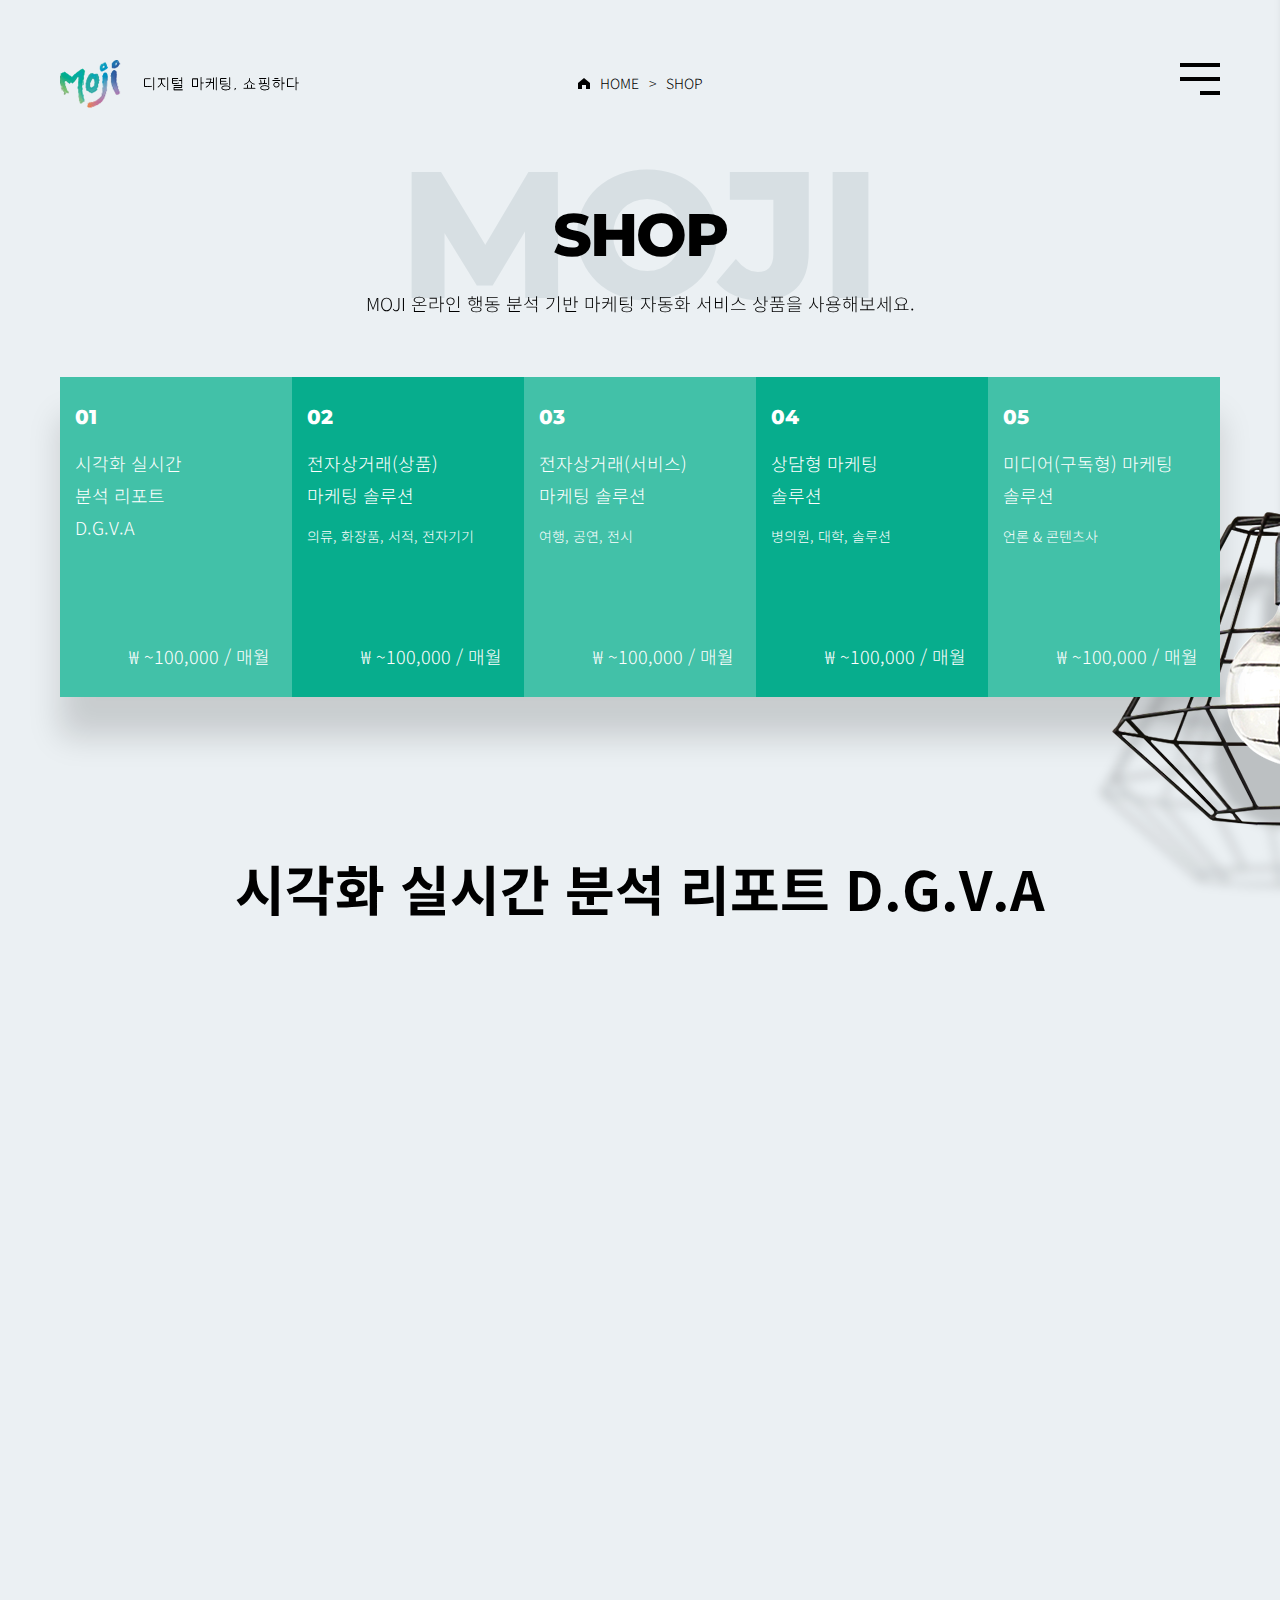
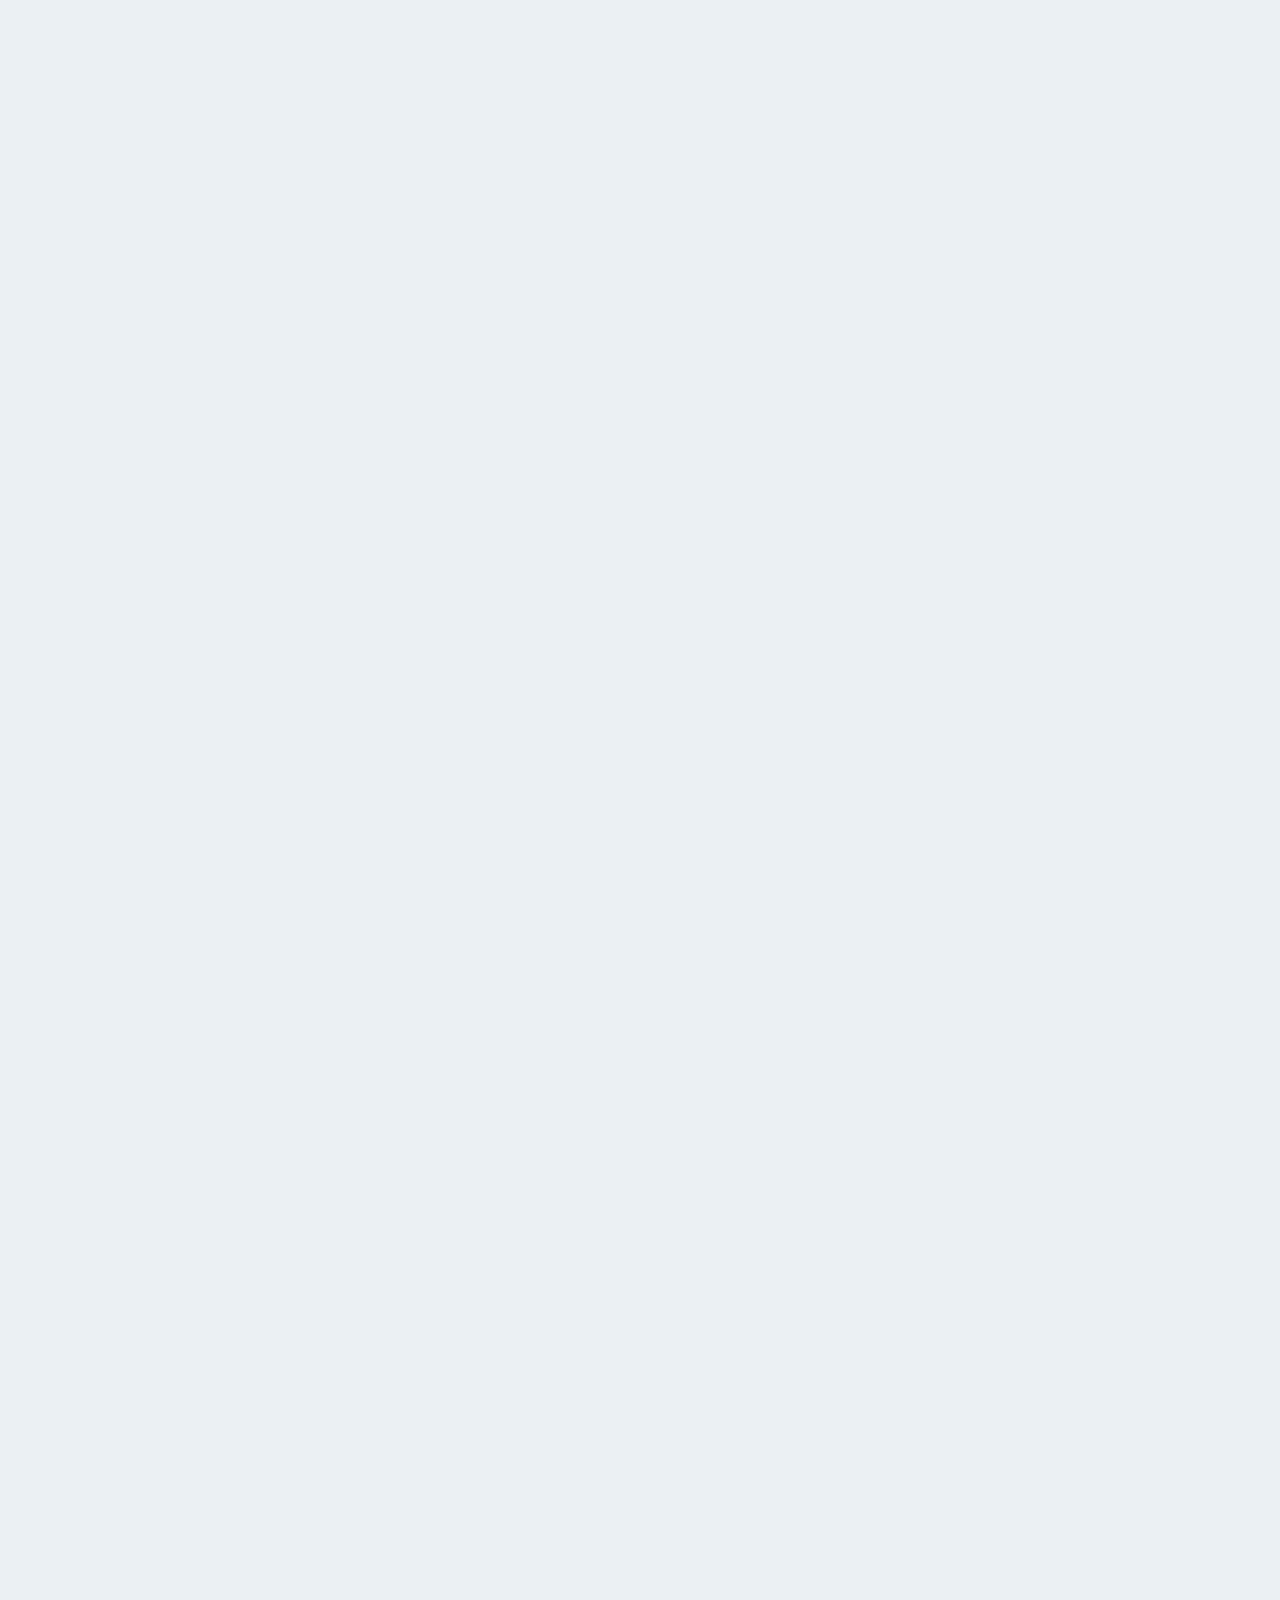
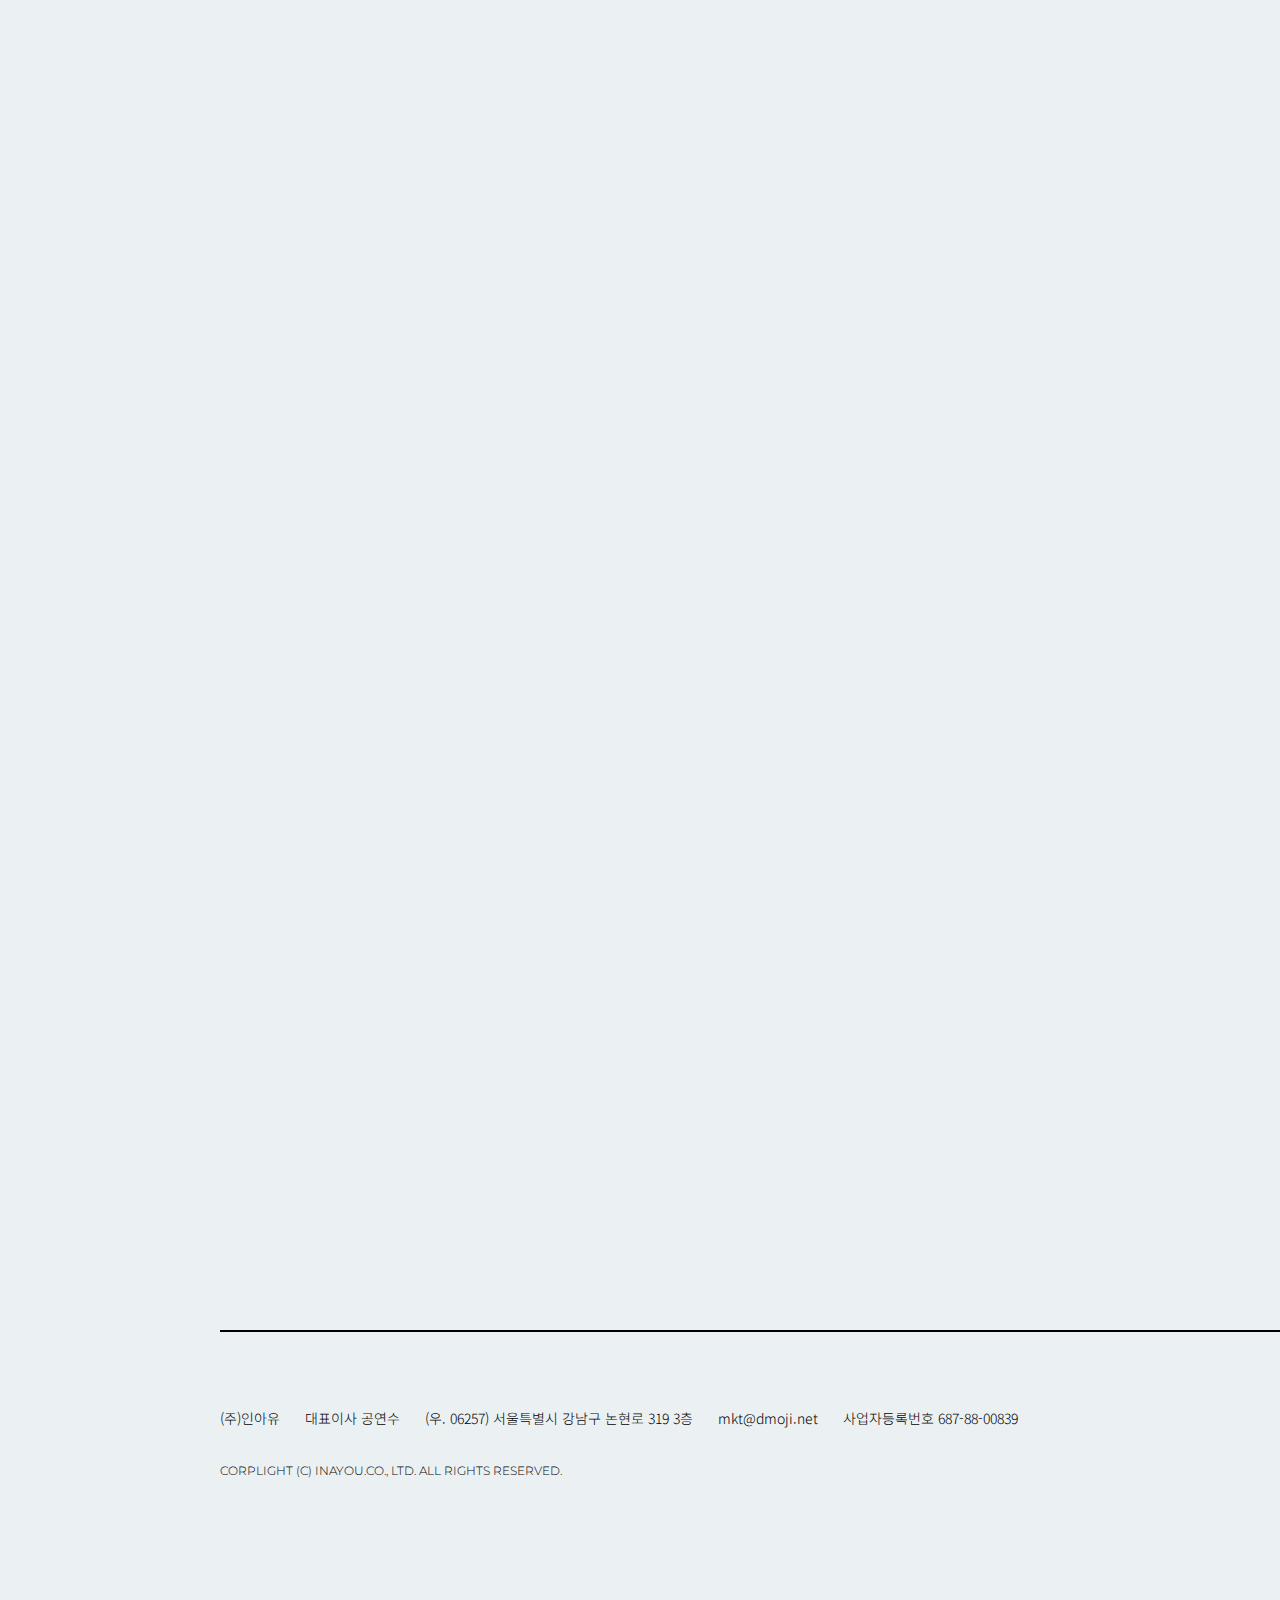
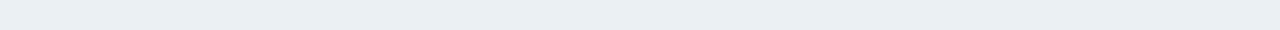
<file: shop-list.html>
<!DOCTYPE html>
<html lang="ko">
<head>
<meta charset="utf-8" />
<meta name="viewport" content="width=device-width, initial-scale=1.0, maximum-scale=1.0, minimum-scale=1.0, user-scalable=no, minimal-ui" />
<meta name="format-detection" content="no" />
<meta http-equiv="X-UA-Compatible" content="IE=edge">
<meta name="description" content="">
<meta name="keywords" content="" />
<title> Moji </title>
<!-- Google Tag Manager -->
<script>(function(w,d,s,l,i){w[l]=w[l]||[];w[l].push({'gtm.start':
new Date().getTime(),event:'gtm.js'});var f=d.getElementsByTagName(s)[0],
j=d.createElement(s),dl=l!='dataLayer'?'&l='+l:'';j.async=true;j.src=
'https://www.googletagmanager.com/gtm.js?id='+i+dl;f.parentNode.insertBefore(j,f);
})(window,document,'script','dataLayer','GTM-M8QPMZK');</script>
<!-- End Google Tag Manager -->
<link href="https://fonts.googleapis.com/css?family=Montserrat:400,700,800|Noto+Sans+KR:300,400,500,700" rel="stylesheet">
<link rel="stylesheet" href="assets/css/common.css" />
<link rel="stylesheet" href="assets/css/aos.css" /> 

<script src="assets/js/jquery-3.4.1.min.js"></script>
<script src="assets/js/jquery.magnific-popup.min.js"></script>
<script src="assets/js/aos.js"></script>
<script src="assets/js/slick.min.js"></script>
<script src="assets/js/jcf.js"></script>
<script src="assets/js/jcf.select.js"></script>

</head>

<body>
<!-- Google Tag Manager (noscript) -->
<noscript><iframe src="https://www.googletagmanager.com/ns.html?id=GTM-M8QPMZK"
height="0" width="0" style="display:none;visibility:hidden"></iframe></noscript>
<!-- End Google Tag Manager (noscript) -->

<dl class="nav-skip">
	<dt class="a11y">skip menu</dt>
	<dd><a href="#container">본문 영역 바로가기(Go to contents)</a></dd>
	<dd><a href="#gnb">메인메뉴 영역 바로가기(Go to main menu)</a></dd>
	<dd><a href="#footer">하단 영역 바로가기(Go to footer)</a></dd>
</dl>

<div id="wrap">
	<!-- 공통 header -->
	<header id="header">
		<div class="w-header wh-sub-header">
			<h1 class="logo"><a href="#"><span class="a11y">Moji 디지털, 쇼핑하다</span></a></h1>	
			<span class="btn-gnb-open"><button><span class="a11y">메뉴 열기</span></button></span>
			
			<div class="h-path">
				<ul>
					<li>HOME</li>
					<li>SHOP</li>
				</ul>
			</div>
			
			<!-- nav 영역 -->
			<div id="gnb">
				<div class="w-gnb">
					<nav class="inner">
						<ul class="glink">
							<li class="l01"><a href="index.html">Home</a></li>
							<li class="l02"><a href="shop-list.html">Shop</a></li>
							<li class="l03"><a href="aboutus.html">About Us</a></li>
							<li class="l04"><a href="apply-service.html">마케팅 상담 신청하기</a></li>
						</ul>
					</nav>
					<span class="btn-gnb-close"><button><span class="a11y">메뉴 닫기</span></button></span>
				</div>
			</div>
			<!-- //nav 영역 -->
		</div>
	</header>
	<!-- //공통 header -->

	<!-- 컨텐츠 영역 -->
	<main id="container">			
		<div class="contents">
			<section class="main-cont-sec">
				<div class="mc-sec mcs-shop-list">
					<div class="ly-inner">
						<div class="mcs-top" data-bg-text="MOJI">
							<h3 class="title en" data-aos="fade-up" data-aos-delay="100">SHOP</h3>
							<p class="exp01" data-aos="fade-up" data-aos-delay="200">MOJI 온라인 행동 분석 기반 마케팅 자동화 서비스 상품을 사용해보세요.</p>
						</div>      
						<div class="mcs-cont">
							<div class="w-area-intro">
								<ul class="area-intro" data-aos="fade-up" data-aos-delay="300">
									<li>
										<p class="exp1">01</p>
										<p class="exp2">
											시각화 실시간 <br />
											분석 리포트 <br />
											D.G.V.A
										</p>
										<p class="exp4">₩ ~100,000 / 매월</p>
									</li>
									<li>
										<p class="exp1">02</p>
										<p class="exp2">
											전자상거래(상품) <br />
											마케팅 솔루션
										</p>
										<p class="exp3">의류, 화장품, 서적, 전자기기</p>
										<p class="exp4">₩ ~100,000 / 매월</p>
									</li>
									<li>
										<p class="exp1">03</p>
										<p class="exp2">
											전자상거래(서비스) <br />
											마케팅 솔루션
										</p>
										<p class="exp3">여행, 공연, 전시</p>
										<p class="exp4">₩ ~100,000 / 매월</p>
									</li>
									<li>
										<p class="exp1">04</p>
										<p class="exp2">
											상담형 마케팅 <br />
											솔루션
										</p>
										<p class="exp3">병의원, 대학, 솔루션</p>
										<p class="exp4">₩ ~100,000 / 매월</p>
									</li>
									<li>
										<p class="exp1">05</p>
										<p class="exp2">
											미디어(구독형) 마케팅 <br />
											솔루션
										</p> 
										<p class="exp3">언론 & 콘텐츠사</p>
										<p class="exp4">₩ ~100,000 / 매월</p>
									</li>
								</ul>
							</div>
							<ul class="sh-list">
								<li>
									<div class="tit" data-aos="fade-up" data-aos-delay="100">시각화 실시간 분석 리포트 D.G.V.A</div>
									<div class="info-box">
										<div class="info">
											<p class="exp1" data-aos="fade-up" data-aos-delay="200">
												광고 채널 데이터 부터 <br />
												유입 - 전환 분석까지. <br />
												실시간 통합 마케팅 보고서로 <br />
												전략적인 의사결정이 필요하다면..
											</p>
											<p class="pic" data-aos="fade-up" data-aos-delay="300"><img src="assets/images/img-mojiService10.jpg" alt="&nbsp;"></p>
											<p class="exp3" data-aos="fade-up" data-aos-delay="400">
												₩ ~100,000 / 매월<br />
												<span class="btn-base btn-st1 small"><a href="shop-view1.html">서비스 보기</a></span>
											</p>
										</div>
									</div>
								</li>
								<li>
									<div class="tit" data-aos="fade-up" data-aos-delay="100">전자상거래(상품) 마케팅 솔루션</div>
									<div class="exp1" data-aos="fade-up" data-aos-delay="200">의류, 화장품, 서적, 전자기기 등</div>
									<div class="info-box">
										<div class="info">
											<p class="exp1" data-aos="fade-up" data-aos-delay="300">
												구매를 망설이는 고객 <br />
												페이지를 이탈하는 고객 <br />
												장바구니를 비우지 않는 고객… <br />
												고객의 순간을 붙잡아 매출을 <br />
												향상시켜 보세요! 
											</p>
											<p class="pic" data-aos="fade-up" data-aos-delay="400"><img src="assets/images/img-mojiService09.jpg" alt="&nbsp;"></p>
											<p class="exp3" data-aos="fade-up" data-aos-delay="500">
												₩ ~100,000 / 매월<br />
												<span class="btn-base btn-st1 small"><a href="shop-view3.html">서비스 보기</a></span>
											</p>
										</div>
									</div>
								</li>
								<li>
									<div class="tit" data-aos="fade-up" data-aos-delay="100">전자상거래 서비스 마케팅 솔루션</div>
									<div class="exp1" data-aos="fade-up" data-aos-delay="200">여행, 공연, 전시</div>
									<div class="info-box">
										<div class="info">
											<p class="exp1" data-aos="fade-up" data-aos-delay="300">
												예약 후 미전환 고객 <br />
												조회 후 이탈하는 고객 <br />
												알림 신청 후 방문이 없는 고객<br />
												고객 구매 여정에 적합한 메시지를 <br />
												더해 구매로 
											</p>
											<p class="pic" data-aos="fade-up" data-aos-delay="400"><img src="assets/images/img-mojiService11.jpg" alt="&nbsp;"></p>
											<p class="exp3" data-aos="fade-up" data-aos-delay="500">
												₩ ~100,000 / 매월<br />
												<span class="btn-base btn-st1 small"><a href="#">서비스 보기</a></span>
											</p>
										</div>
									</div>
								</li>
								<li>
									<div class="tit" data-aos="fade-up" data-aos-delay="100">상담형 마케팅 솔루션</div>
									<div class="exp1" data-aos="fade-up" data-aos-delay="200">병의원, 대학, 솔루션</div>
									<div class="info-box">
										<div class="info">
											<p class="exp1" data-aos="fade-up" data-aos-delay="300">
												콘텐츠를 한 번이라도 조회한 <br />
												고객에겐 상담유도를, 상담 이력을 <br />
												가진 고객에게는 재상담을 유도해 <br />
												이탈하는 고객을 잡아보세요.
											</p>
											<p class="pic" data-aos="fade-up" data-aos-delay="400"><img src="assets/images/img-mojiService11.jpg" alt="&nbsp;"></p>
											<p class="exp3" data-aos="fade-up" data-aos-delay="500">
												₩ ~100,000 / 매월<br />
												<span class="btn-base btn-st1 small"><a href="#">서비스 보기</a></span>
											</p>
										</div>
									</div>
								</li>
								<li>
									<div class="tit" data-aos="fade-up" data-aos-delay="100">미디어(구독형) 마케팅 솔루션</div>
									<div class="exp1" data-aos="fade-up" data-aos-delay="200">언론 & 콘텐츠사</div>
									<div class="info-box">
										<div class="info">
											<p class="exp1" data-aos="fade-up" data-aos-delay="300">
												관심사 기반 추천 콘텐츠로 <br />
												단순 조회 및 이탈을 막아 충성도 <br />
												높은 구독자를 늘려보세요!
											</p>
											<p class="pic" data-aos="fade-up" data-aos-delay="400"><img src="assets/images/img-mojiService12.jpg" alt="&nbsp;"></p>
											<p class="exp3" data-aos="fade-up" data-aos-delay="500">
												₩ ~100,000 / 매월<br />
												<span class="btn-base btn-st1 small"><a href="shop-view2.html">서비스 보기</a></span>
											</p>
										</div>
									</div>
								</li>
							</ul>
						</div>
					</div>
				</div>
			</section>
		</div><!-- //contents-sec -->
	</main>
	<!-- //컨텐츠 영역 -->
	
	<!-- 공통 footer -->
	<footer id="footer">
		<div class="w-footer">
			<div class="ly-inner">
				<nav class="footer-info">
					<ul class="list">
						<li>(주)인아유</li>
						<li>대표이사 공연수</li>
						<li>(우. 06257) 서울특별시 강남구 논현로 319 3층</li>
						<li><a href="mailto:mkt@dmoji.net">mkt@dmoji.net</a></li>
						<li>사업자등록번호 687-88-00839</li>
					</ul>
				</nav>
				<p class="fcopy"><small>CORPLIGHT (C) INAYOU.CO., LTD. ALL RIGHTS RESERVED.</small></p>
			</div>
		</div>
	</footer>
	<!-- //공통 footer -->
	
</div><!-- //wrap -->
<script src="assets/js/common.js"></script>
<script src="assets/js/shop-list.js"></script>

</body>
</html>
</file>
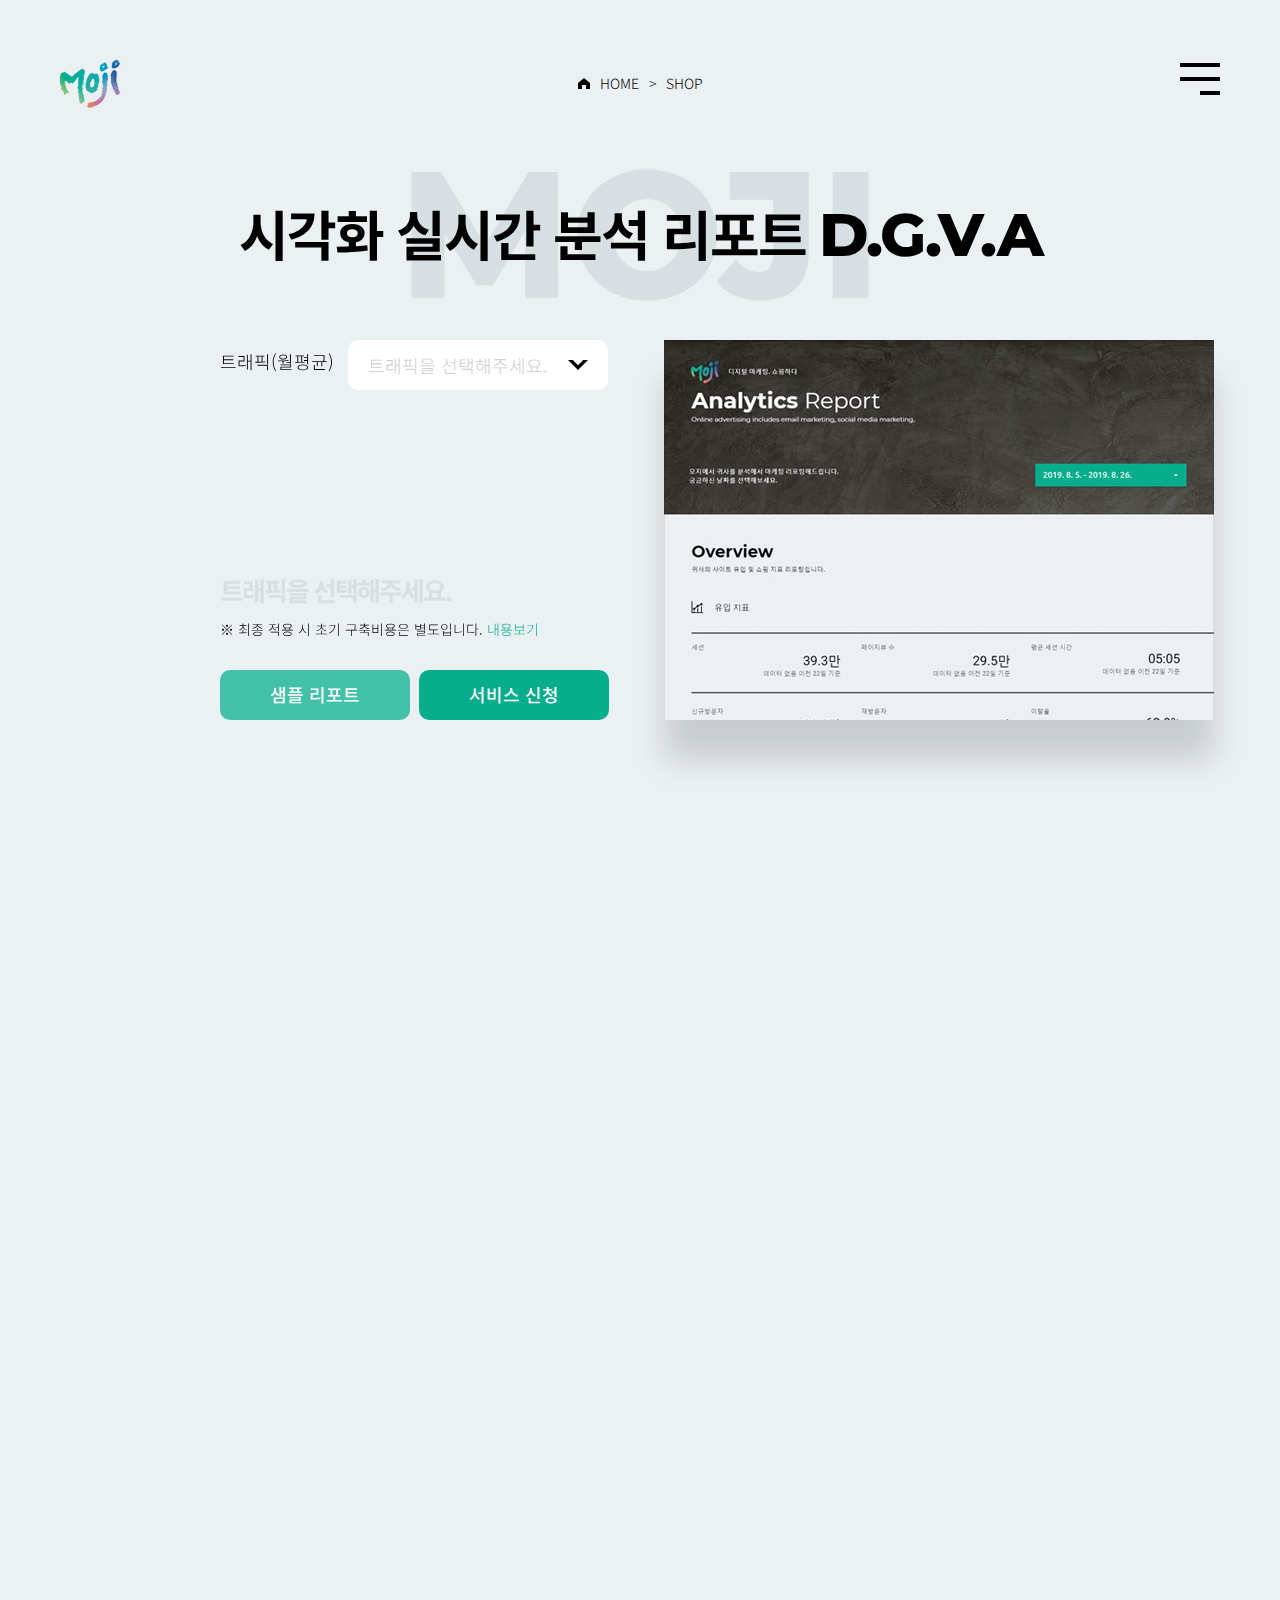
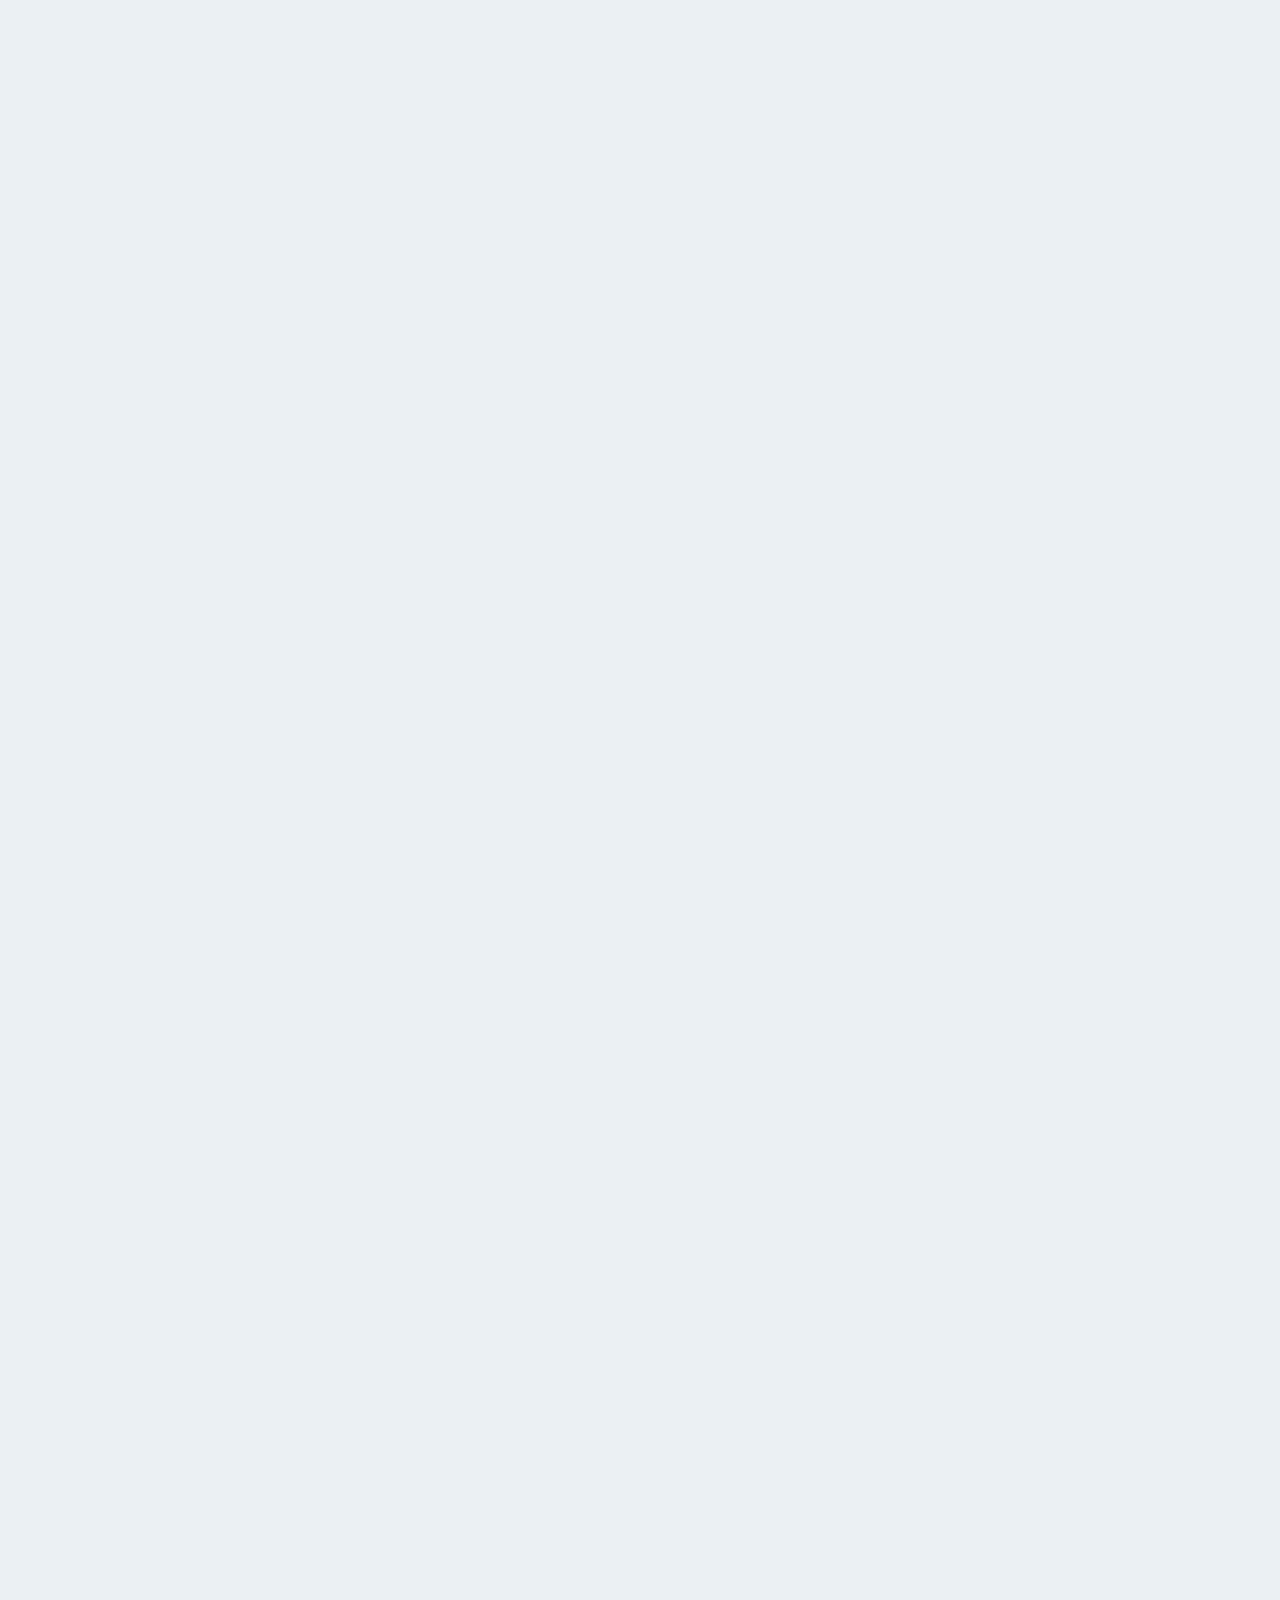
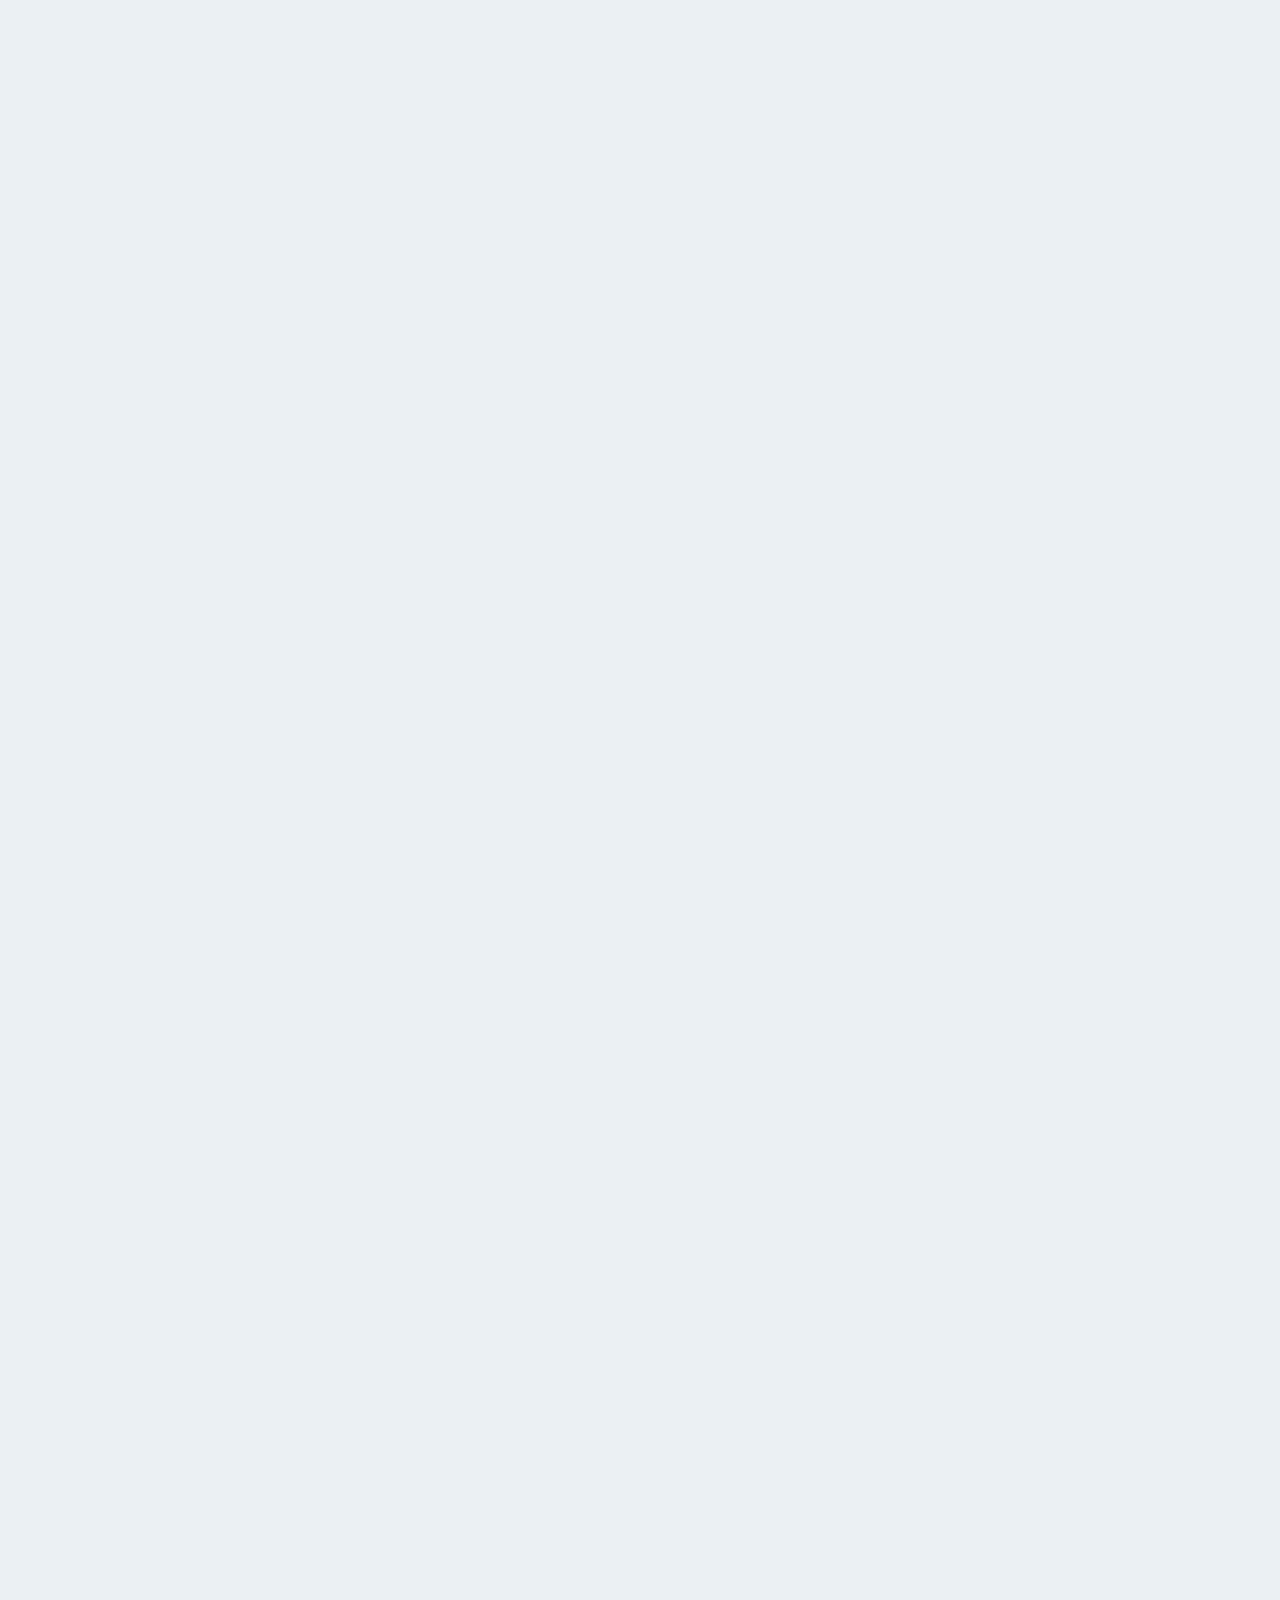
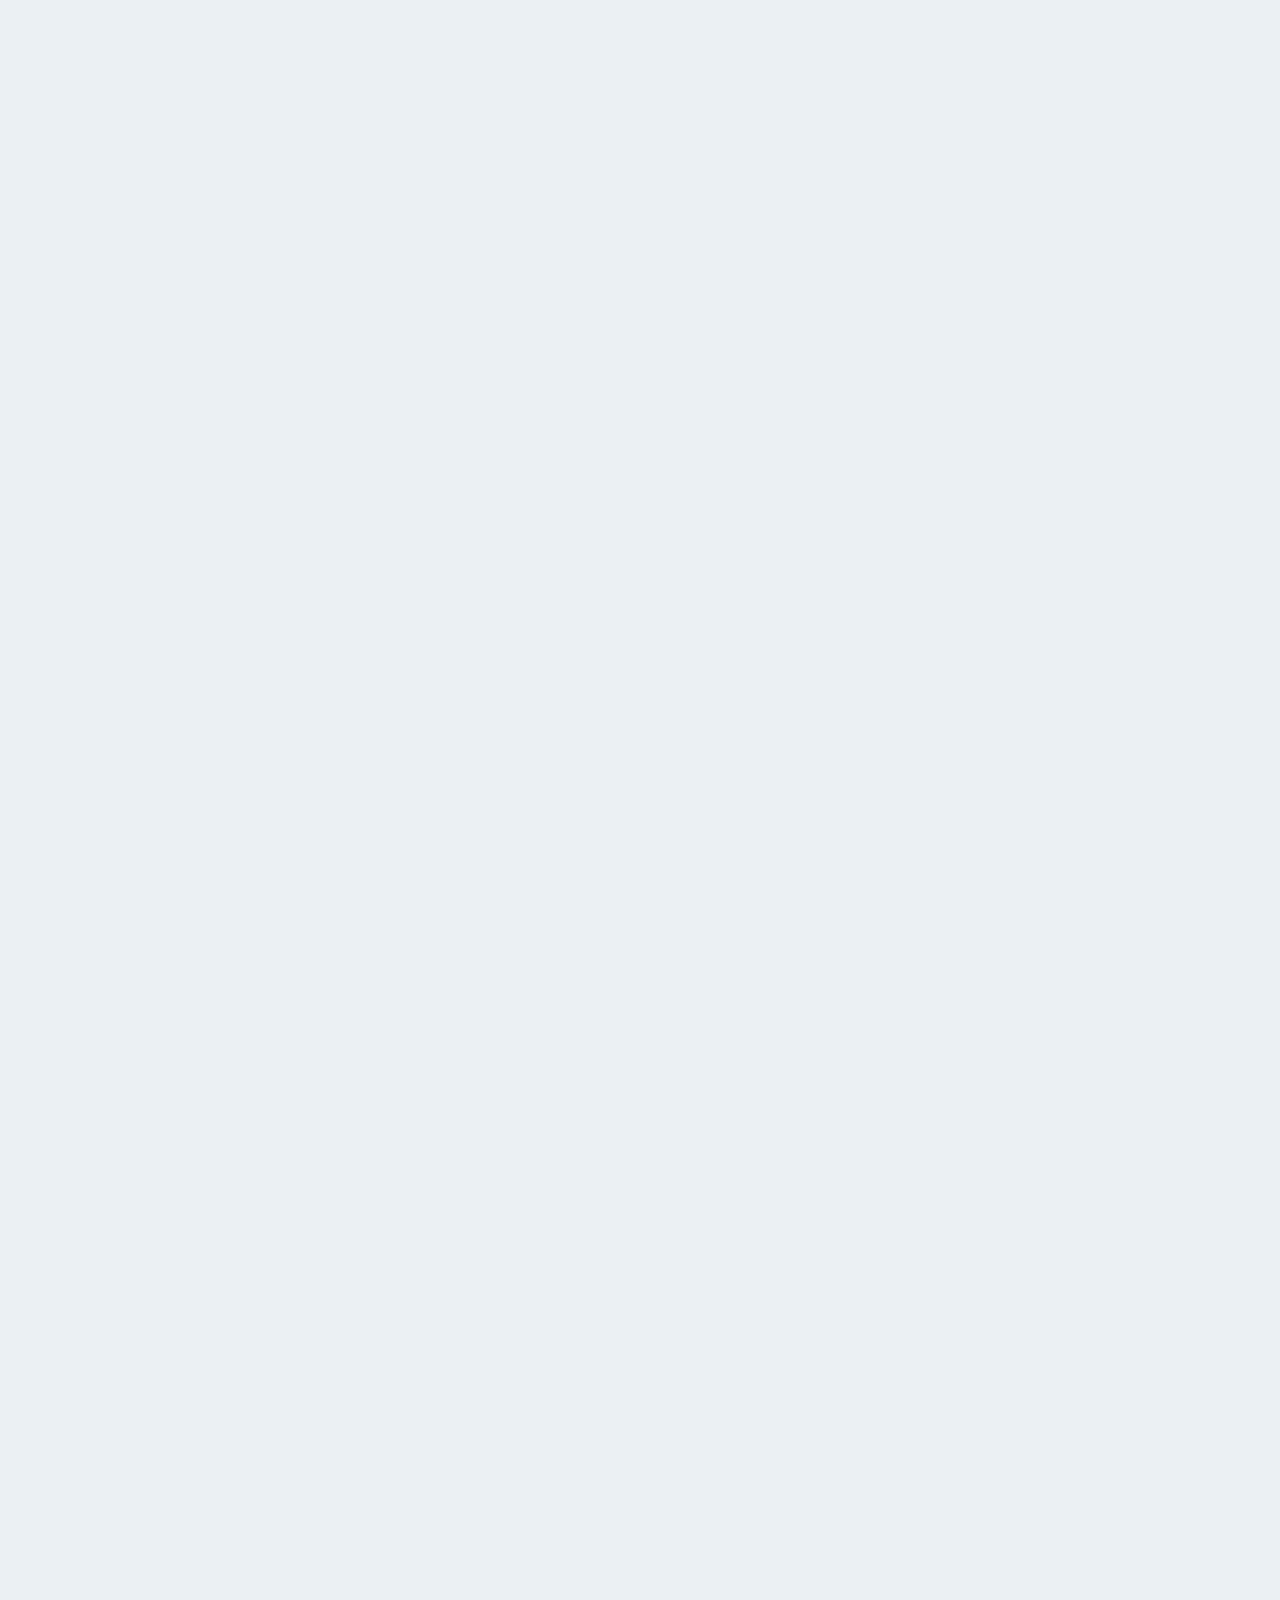
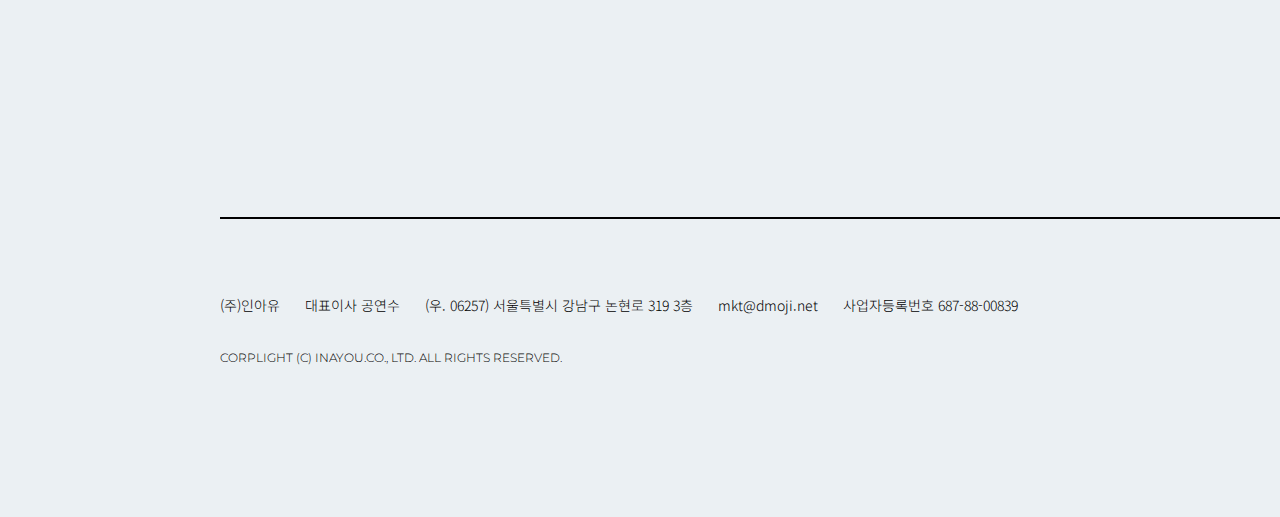
<file: shop-view1.html>
<!DOCTYPE html>
<html lang="ko">

<head>
	<meta charset="utf-8" />
	<meta name="viewport"
		content="width=device-width, initial-scale=1.0, maximum-scale=1.0, minimum-scale=1.0, user-scalable=no, minimal-ui" />
	<meta name="format-detection" content="no" />
	<meta http-equiv="X-UA-Compatible" content="IE=edge">
	<meta name="description" content="">
	<meta name="keywords" content="" />
	<title> Moji </title>
	<!-- Google Tag Manager -->
	<script>
		(function (w, d, s, l, i) {
			w[l] = w[l] || [];
			w[l].push({
				'gtm.start': new Date().getTime(),
				event: 'gtm.js'
			});
			var f = d.getElementsByTagName(s)[0],
				j = d.createElement(s),
				dl = l != 'dataLayer' ? '&l=' + l : '';
			j.async = true;
			j.src =
				'https://www.googletagmanager.com/gtm.js?id=' + i + dl;
			f.parentNode.insertBefore(j, f);
		})(window, document, 'script', 'dataLayer', 'GTM-M8QPMZK');
	</script>
	<!-- End Google Tag Manager -->
	<link href="https://fonts.googleapis.com/css?family=Montserrat:400,700,800|Noto+Sans+KR:300,400,500,700"
		rel="stylesheet">
	<link rel="stylesheet" href="assets/css/common.css" />
	<link rel="stylesheet" href="assets/css/aos.css" />
	<link rel="stylesheet" href="assets/css/moji.css" />

	<script src="assets/js/jquery-3.4.1.min.js"></script>
	<script src="assets/js/jquery.magnific-popup.min.js"></script>
	<script src="assets/js/aos.js"></script>
	<script src="assets/js/slick.min.js"></script>
	<script src="assets/js/jcf.js"></script>
	<script src="assets/js/jcf.select.js"></script>
	<script src="assets/js/moji.js"></script>

</head>

<body>
	<!-- Google Tag Manager (noscript) -->
	<noscript><iframe src="https://www.googletagmanager.com/ns.html?id=GTM-M8QPMZK" height="0" width="0"
			style="display:none;visibility:hidden"></iframe></noscript>
	<!-- End Google Tag Manager (noscript) -->
	<dl class="nav-skip">
		<dt class="a11y">skip menu</dt>
		<dd><a href="#container">본문 영역 바로가기(Go to contents)</a></dd>
		<dd><a href="#gnb">메인메뉴 영역 바로가기(Go to main menu)</a></dd>
		<dd><a href="#footer">하단 영역 바로가기(Go to footer)</a></dd>
	</dl>

	<div id="wrap">
		<!-- 공통 header -->
		<header id="header">
			<div class="w-header wh-sub-header">
				<h1 class="logo"><a href="index.html"><span class="a11y">Moji 디지털, 쇼핑하다</span></a></h1>
				<span class="btn-gnb-open"><button><span class="a11y">메뉴 열기</span></button></span>

				<div class="h-path">
					<ul>
						<li>HOME</li>
						<li>SHOP</li>
					</ul>
				</div>

				<!-- nav 영역 -->
				<div id="gnb">
					<div class="w-gnb">
						<nav class="inner">
							<ul class="glink">
								<li class="l01"><a href="index.html">Home</a></li>
								<li class="l02"><a href="shop-list.html">Shop</a></li>
								<li class="l03"><a href="aboutus.html">About Us</a></li>
								<li class="l04"><a href="apply-service.html">마케팅 상담 신청하기</a></li>
							</ul>
						</nav>
						<span class="btn-gnb-close"><button><span class="a11y">메뉴 닫기</span></button></span>
					</div>
				</div>
				<!-- //nav 영역 -->
			</div>
		</header>
		<!-- //공통 header -->

		<!-- 컨텐츠 영역 -->
		<main id="container">
			<div class="contents">
				<section class="main-cont-sec">
					<div class="mc-sec mcs-shop-view msv1">
						<div class="mcs-top" data-bg-text="MOJI">
							<h3 class="title" data-aos="fade-up" data-aos-delay="100">시각화 실시간 분석 리포트 <span
									class="en">D.G.V.A</span></h3>
						</div>
						<div class="mcs-cont">
							<div class="area-opt">
								<div class="opt">
									<p class="pic" data-aos="fade-up" data-aos-delay="400"><img
											src="assets/images/img-mojiService10.jpg" alt="&nbsp;"></p>
									<div class="row" data-aos="fade-up" data-aos-delay="200">
										<span class="label">트래픽(월평균)</span>
										<span class="select-base">
											<select class="select-st1 select-st1-small traffic">
												<option class="hideme">트래픽을 선택해주세요.</option>
												<option value="to-10k">1만 미만</option>
												<option value="from-10k-to-100k">1만~10만</option>
												<option value="from-100k-to-500k">10만~50만</option>
												<option value="from-500k">50만 이상</option>
											</select>
										</span>
									</div>
									<div class="row-bottom" data-aos="fade-up" data-aos-delay="300">
										<p class="exp1 price">
											<span class="price-opt on"><em>트래픽을 선택해주세요.</em></span>
											<span class="price-opt to-10k">₩ 100,000 / 매월</span>
											<span class="price-opt from-10k-to-100k">₩ 300,000 / 매월</span>
											<span class="price-opt from-100k-to-500k">₩ 500,000 / 매월</span>
											<span class="price-opt from-500k">별도협의</span>
										</p>
										<p class="exp2">※ 최종 적용 시 초기 구축비용은 별도입니다. <a class="detail-popup"
												href="#">내용보기</a></p>
										<div class="set-button">
											<span class="btn-base btn-st1 small bgc2"><a class="ex-demo" href=#>샘플
													리포트</a></span>
											<span class="btn-base btn-st1 small"><a
													href="apply-service.html?from=dgva">서비스 신청</a></span>
										</div>
									</div>
								</div>
							</div>
							<div class="video-container" data-aos="fade-up" data-aos-delay="100">
								<div class="jetpack-video-wrapper"><span class="embed-youtube"
										style="text-align:center; display: block;">
										<iframe width="560" height="315"
											src="https://www.youtube-nocookie.com/embed/Nl18pWJaxH8"
											frameborder="0"
											allow="accelerometer; encrypted-media; gyroscope; picture-in-picture"></iframe></span></div>
							</div>
							<div class="area-info">
								<div class="mc-sec mcs-mjdgva no-bg">
									<div class="ly-inner">
										<div class="mcs-top">
											<h3 class="title" data-aos="fade-up" data-aos-delay="100">데이터 수집부터 행동 분석,
												시각화까지… </h3>
											<p class="exp01" data-aos="fade-up" data-aos-delay="200">
												Moji의 자동화 리포트로<br />
												마케팅 효율을 개선해보세요!
											</p>
										</div>
										<div class="mcs-cont">
											<ul class="list" data-aos="fade-up" data-aos-delay="300">
												<li class="l01">
													<span class="tit">캠페인 채널 데이터 수집</span>
													<span class="exp">
														개별적으로 수집하던 광고 매체의 <br />
														데이터를 <br />
														통합적으로 수집가능합니다.
													</span>
												</li>
												<li class="l02">
													<span class="tit">유저 행동 데이터 분석</span>
													<span class="exp">
														광고 및 자연 유입을 통해 <br />
														홈페이지로 들어온 유저의 행동 <br />
														데이터(페이지 조회, 이탈률, 구매 등)를 <br />
														분석합니다.
													</span>
												</li>
												<li class="l03">
													<span class="tit">실시간 통합 리포트 생성</span>
													<span class="exp">
														실시간으로 자사의 마케팅 현황을<br />
														진단가능한 시각화 리포트를 <br />
														받아보실 수 있습니다.
													</span>
												</li>
											</ul>
											<ul class="list2">
												<li data-aos="fade-up" data-aos-delay="400">
													<div class="left">
														<p class="pic"><img src="assets/images/img-mojiService13.jpg"
																alt="&nbsp;"></p>
													</div>
													<div class="right">
														<p class="exp1">실시간 데이터 연동</p>
														<p class="exp2">
															날짜에 맞춰 자료를 내려받고,, 정리하고,, <br /><br />
															보고서 업데이트 작업에 공들이지 마세요. <br />
															원하는 날짜를 선택하면 실시간으로 반영 및 <br />
															시각화 되어 보여집니다.
														</p>
													</div>
												</li>
												<li data-aos="fade-up" data-aos-delay="500">
													<div class="left">
														<p class="pic"><img src="assets/images/img-mojiService14.jpg"
																alt="&nbsp;"></p>
													</div>
													<div class="right">
														<p class="exp1">고객 행동 흐름을 한 눈에</p>
														<p class="exp2">
															유입된 고객이 바로 이탈하지는 않는지, <br />
															어떤 페이지를 조회하는지, <br />
															상품 구매는 제대로 이루어지는지 <br />
															통합된 대시보드로 바로 확인해보세요!
														</p>
													</div>
												</li>
												<li data-aos="fade-up" data-aos-delay="600">
													<div class="left">
														<p class="pic"><img src="assets/images/img-mojiService15.jpg"
																alt="&nbsp;"></p>
													</div>
													<div class="right">
														<p class="exp1">우리 회사의 핵심 고객은?</p>
														<p class="exp2">
															유저의 성별과 연령, 지역별로 <br />
															상품 조회와 매출내역을 확인할 수 있습니다.
														</p>
													</div>
												</li>
												<li data-aos="fade-up" data-aos-delay="700">
													<div class="left">
														<p class="pic"><img src="assets/images/img-mojiService16.jpg"
																alt="&nbsp;"></p>
													</div>
													<div class="right">
														<p class="exp1">통합된 광고 채널 분석 </p>
														<p class="exp2">
															캠페인 별로 따로 <br />
															수집하던 광고 데이터 <br />
															이제 MOJI 리포트로 <br />
															취합과 분석까지 한 번에 해결해보세요!
														</p>
													</div>
												</li>
												<li data-aos="fade-up" data-aos-delay="800">
													<div class="left">
														<p class="pic"><img src="assets/images/img-mojiService17.jpg"
																alt="&nbsp;"></p>
													</div>
													<div class="right">
														<p class="exp1">쇼핑 행동 흐름 추적</p>
														<p class="exp2">
															상품조회부터 <br />
															장바구니 담기 후 결제까지. <br />
															고객의 구매 프로세스 데이터를 <br />
															상품별로 분석가능합니다.
														</p>
													</div>
												</li>
											</ul>
										</div>
									</div>
								</div>
							</div>
							<div class="area-point">
								<ul>
									<li class="p01" data-aos="fade-up" data-aos-delay="100">
										<p class="exp1">POINT</p>
										<p class="exp2">
											실시간 자동화 리포트로 마케팅 현황을 진단해보고 싶으신가요? <br />
											우리 회사에 맞는 마케팅 보고서가 궁금하다면 <br />
											지금 바로 신청해주세요!
										</p>
										<span class="btn-base btn-st1 small"><a href="apply-service.html">통합 마케팅 리포트
												신청하기</a></span>
									</li>
									<li class="p02" data-aos="fade-up" data-aos-delay="200">
										<p class="exp1">POINT</p>
										<p class="exp2">
											도입 전,<br />
											우리 회사의 마케팅 레벨이 궁금하신가요?<br />
											홈페이지 URL만 입력하면 바로 확인하실 수 있습니다.
										</p>
										<span class="btn-base btn-st1 small"><a href="index.html">우리 회사 마케팅 레벨
												진단하기</a></span>
									</li>
								</ul>
							</div>
							<div class="area-bottom" data-aos="fade-up" data-aos-delay="300">
								<p class="exp1">THANKS TO...</p>
								<p class="exp2">
									비즈니스의 깊은 고민,<br />
									MOJI가 해결하겠습니다.
								</p>
							</div>
						</div>
					</div>
				</section>
			</div><!-- //contents-sec -->
		</main>
		<!-- //컨텐츠 영역 -->

		<!-- 공통 footer -->
		<footer id="footer">
			<div class="w-footer">
				<div class="ly-inner">
					<nav class="footer-info">
						<ul class="list">
							<li>(주)인아유</li>
							<li>대표이사 공연수</li>
							<li>(우. 06257) 서울특별시 강남구 논현로 319 3층</li>
							<li><a href="mailto:mkt@dmoji.net">mkt@dmoji.net</a></li>
							<li>사업자등록번호 687-88-00839</li>
						</ul>
					</nav>
					<p class="fcopy"><small>CORPLIGHT (C) INAYOU.CO., LTD. ALL RIGHTS RESERVED.</small></p>
				</div>
			</div>
		</footer>
		<!-- //공통 footer -->

	</div><!-- //wrap -->
	<div class="bg-popup hide">
		<div class="o-wrap-popup">
			<div class="owp-contents">
				<div class="oc-header">
					<h2 class="title dgva-table">D.G.V.A 구축 비용</h2>
					<h2 class="title sample-report-img">샘플 리포트 이미지</h2>
				</div>
				<div class="oc-contents dgva-table">
					<p class="tb-tit a-mt20">채널 연계</p>
					<table class="c-table-st1 a-mt20">
						<caption>채널, 금액 비용</caption>
						<colgroup>
							<col width="50%">
							<col width="50%">
						</colgroup>
						<thead>
							<tr>
								<th>채널</th>
								<th>금액</th>
							</tr>
						</thead>
						<tbody>
							<tr>
								<td>Google/ Naver / Kakao / <br />Facebook & Instagram</td>
								<td>광고 채널 당 20만원</td>
							</tr>
						</tbody>
					</table>

					<p class="tb-tit a-mt20">분석툴 설치</p>
					<table class="c-table-st1 a-mt20">
						<caption>단계, 금액 비용</caption>
						<colgroup>
							<col width="50%">
							<col width="50%">
						</colgroup>
						<thead>
							<tr>
								<th>단계</th>
								<th>금액</th>
							</tr>
						</thead>
						<tbody>
							<tr>
								<td>유입 분석 도구<br />전환 분석 도구</td>
								<td>20만원<br />20만원</td>
							</tr>
						</tbody>
					</table>
					<ul class="blist-st1 a-mt15">
						<li>유입 분석 도구: Google Analytics / Facebook Pixel / Kakao Pixel / Naver Analytics( 택 1)</li>
						<li>전환 분석 도구: Google Enhanced e-commerce / Facebook Pixel 전환/ kakao Pixel 전환 / Naver Analytics
							전환 (택 1)</li>
					</ul>

					<p class="tb-tit a-mt20">커스터마이징 비용</p>
					<table class="c-table-st1 a-mt20">
						<caption>지원 범위, 금액 비용 </caption>
						<colgroup>
							<col width="50%">
							<col width="50%">
						</colgroup>
						<thead>
							<tr>
								<th>지원 범위</th>
								<th>금액</th>
							</tr>
						</thead>
						<tbody>
							<tr>
								<td>기본 리포트 수정</td>
								<td>30만원 / 1회</td>
							</tr>
						</tbody>
					</table>
					<ul class="blist-st1 a-mt15">
						<li>상기 비용은 기본 리포트의 차트 변경에 한합니다.</li>
						<li>차트를 추가하거나, 신규로 구성할 경우에는 요청 범위에 따라 비용이 책정됩니다.</li>
					</ul>
				</div>
				<div class="oc-contents sample-report-img">
					<img src="assets/images/img-temp1.jpg" />
				</div>
				<span class="btn-base btn-close-bk"><a href="#" class="o-popup-close">닫기</a></span>
			</div>
		</div>
	</div>
	<script src="assets/js/common.js"></script>
	<script src="assets/js/shop-view-no-option.js"></script>

</body>

</html>
</file>
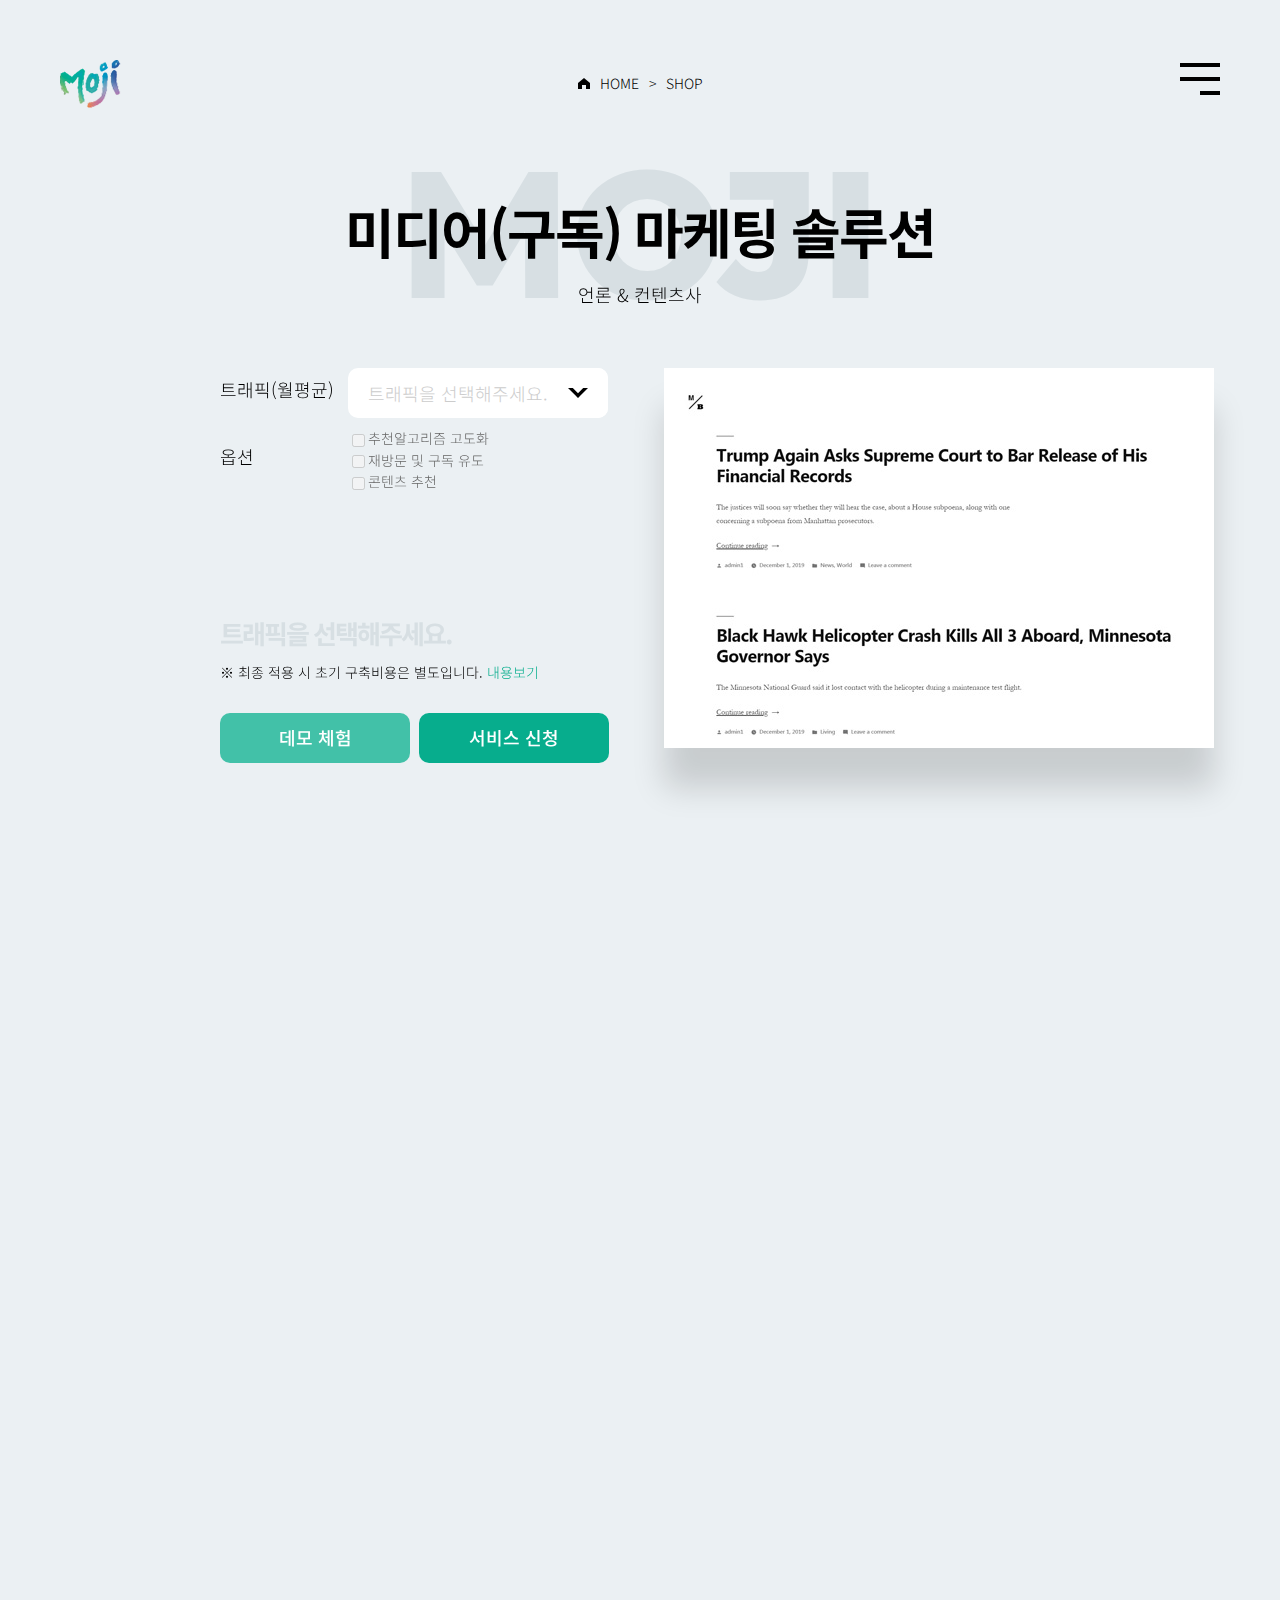
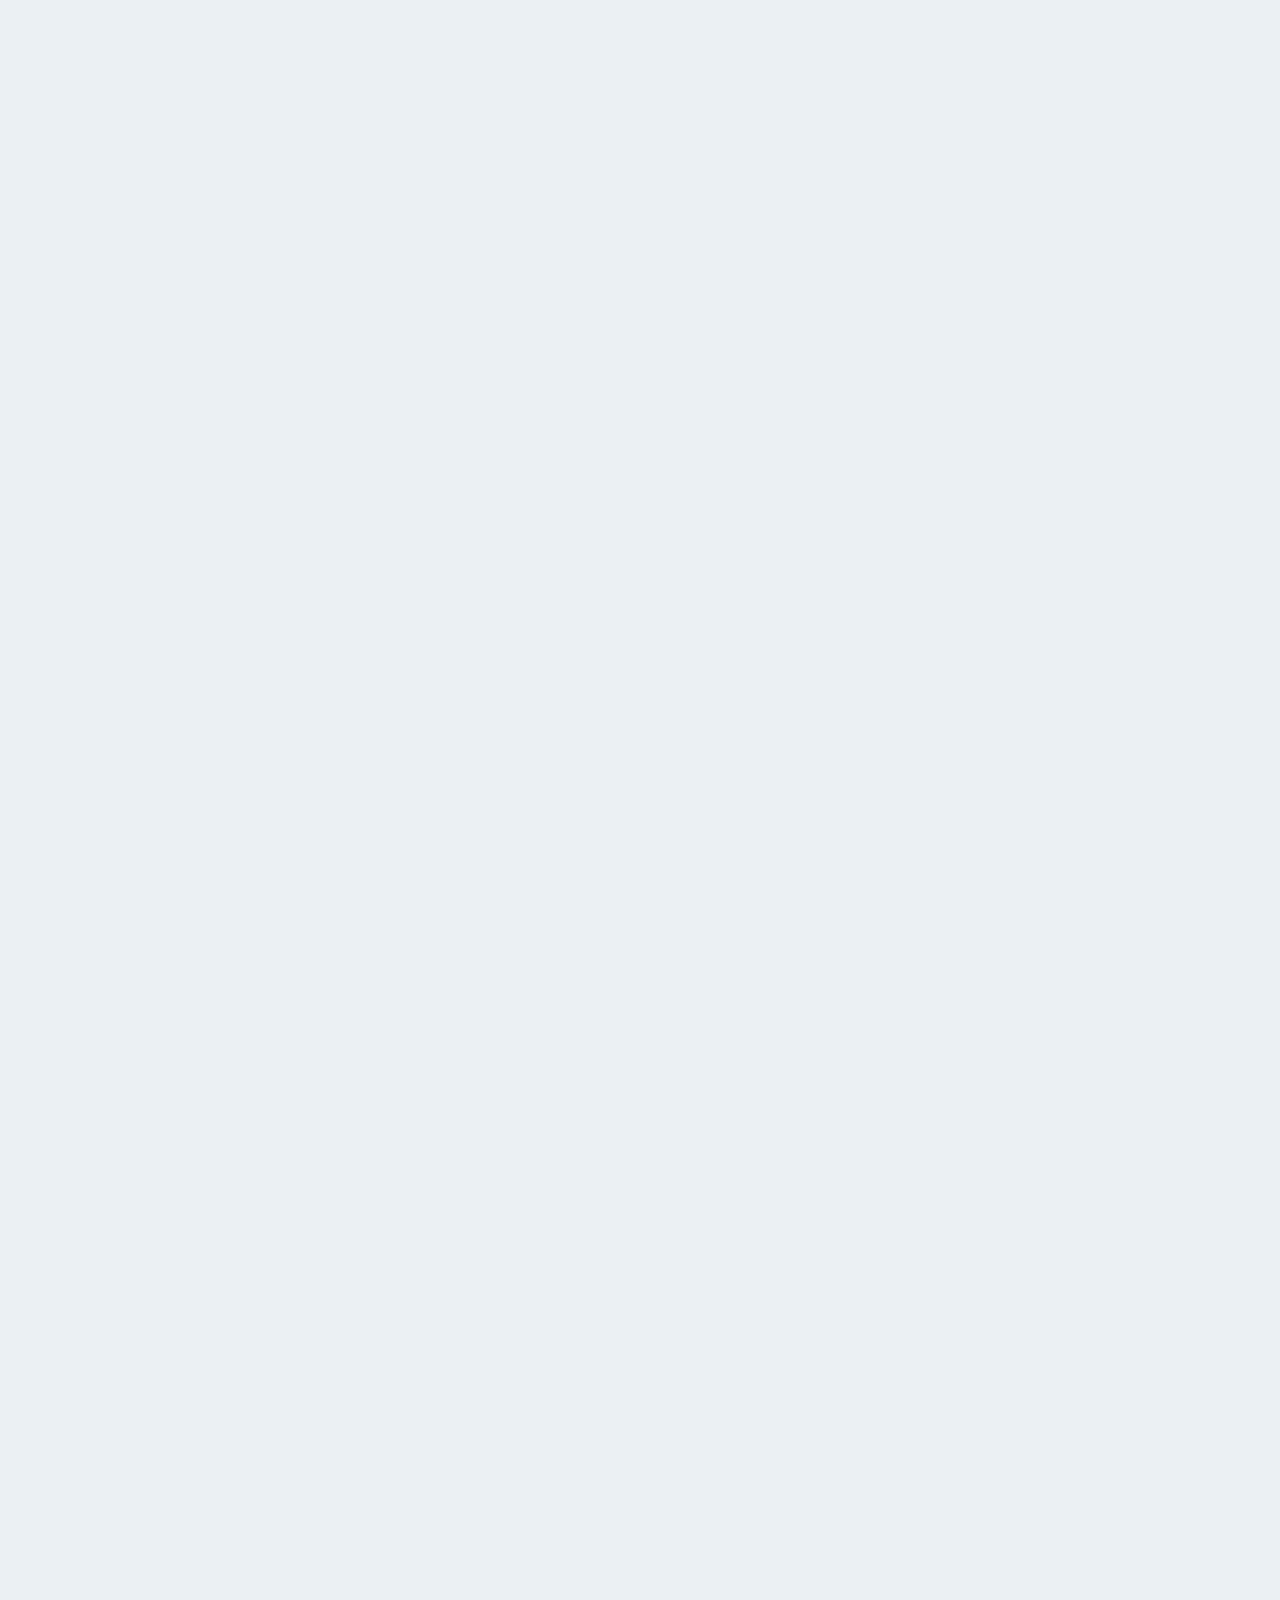
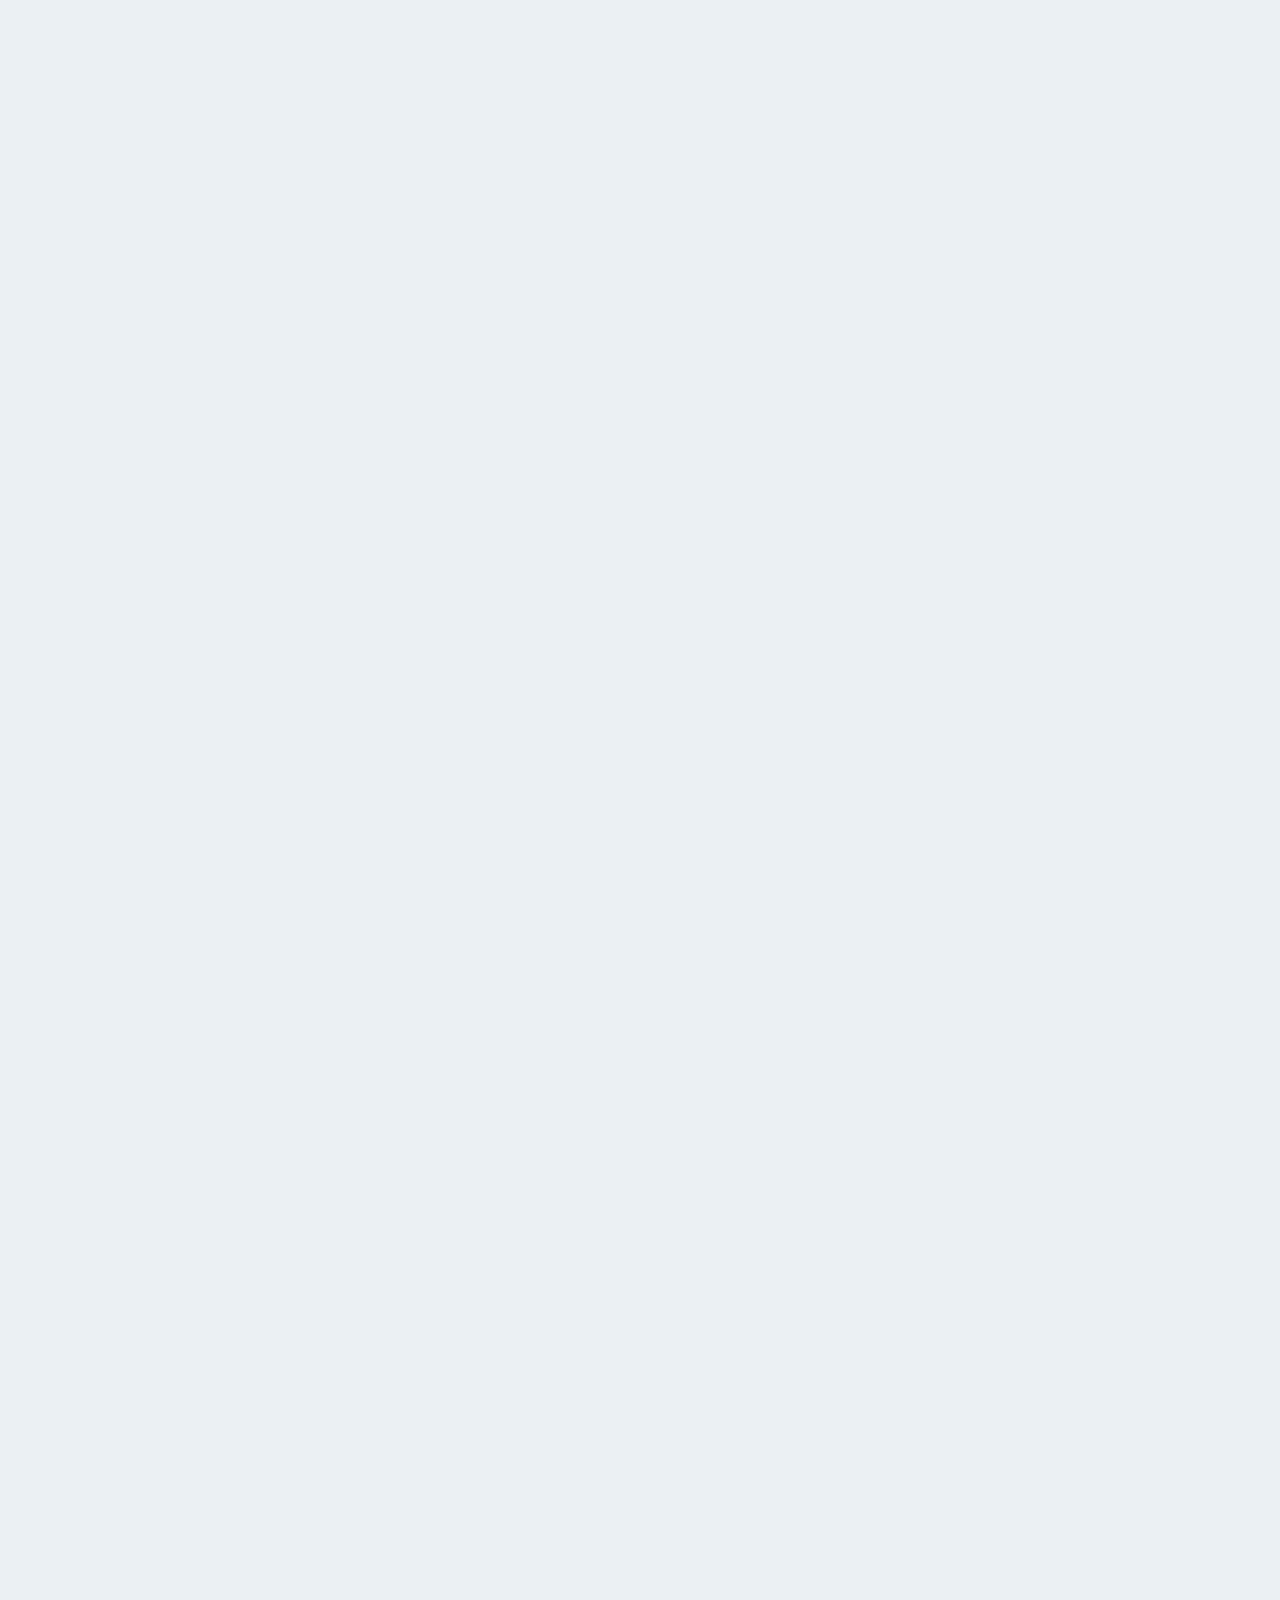
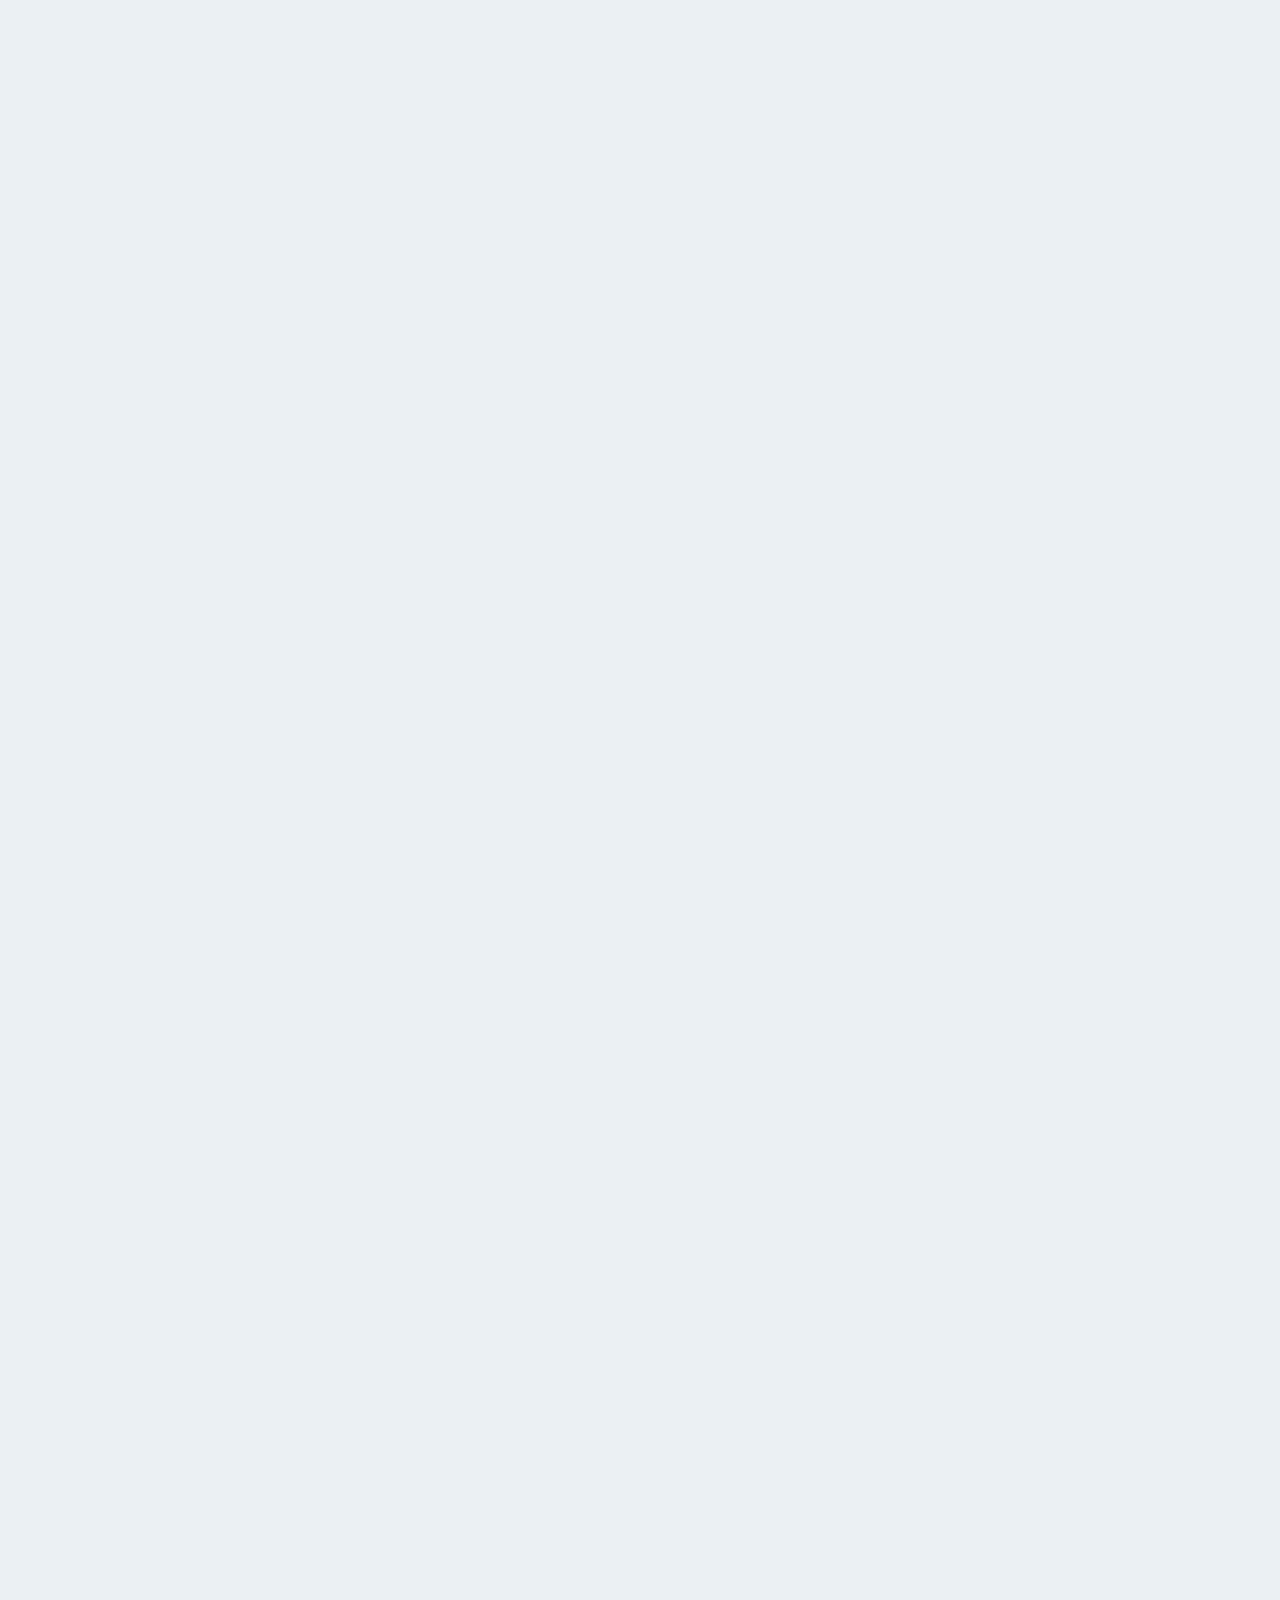
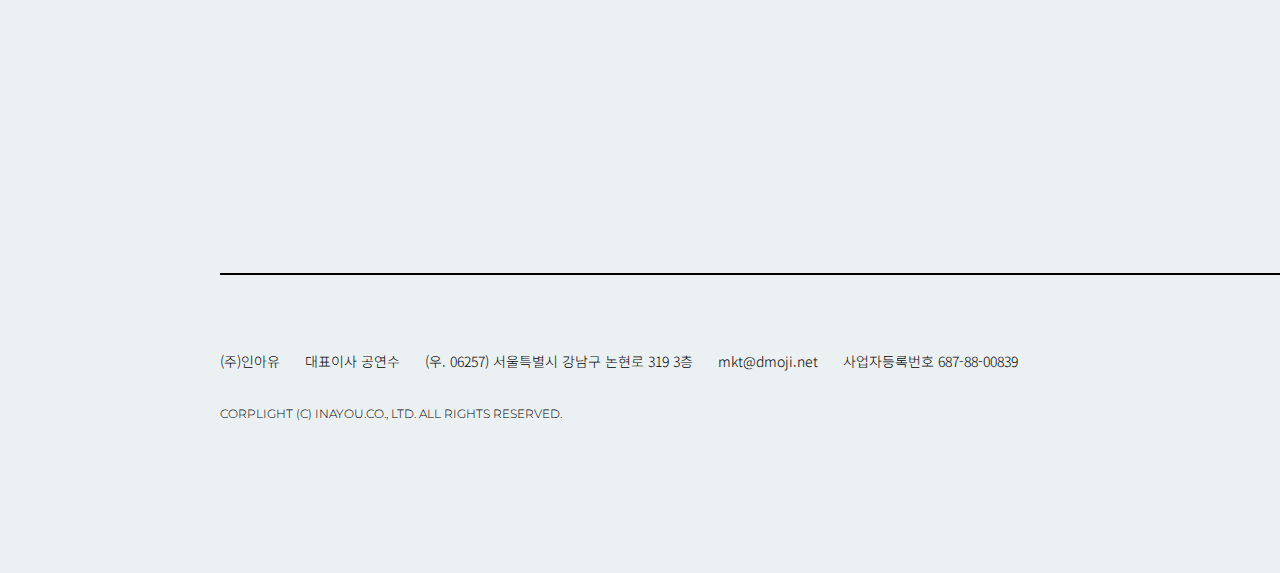
<file: shop-view2.html>
<!DOCTYPE html>
<html lang="ko">
<head>
<meta charset="utf-8" />
<meta name="viewport" content="width=device-width, initial-scale=1.0, maximum-scale=1.0, minimum-scale=1.0, user-scalable=no, minimal-ui" />
<meta name="format-detection" content="no" />
<meta http-equiv="X-UA-Compatible" content="IE=edge">
<meta name="description" content="">
<meta name="keywords" content="" />
<title> Moji </title>
<!-- Google Tag Manager -->
<script>(function(w,d,s,l,i){w[l]=w[l]||[];w[l].push({'gtm.start':
new Date().getTime(),event:'gtm.js'});var f=d.getElementsByTagName(s)[0],
j=d.createElement(s),dl=l!='dataLayer'?'&l='+l:'';j.async=true;j.src=
'https://www.googletagmanager.com/gtm.js?id='+i+dl;f.parentNode.insertBefore(j,f);
})(window,document,'script','dataLayer','GTM-M8QPMZK');</script>
<!-- End Google Tag Manager -->
<link href="https://fonts.googleapis.com/css?family=Montserrat:400,700,800|Noto+Sans+KR:300,400,500,700" rel="stylesheet">
<link rel="stylesheet" href="assets/css/common.css" />
<link rel="stylesheet" href="assets/css/aos.css" /> 
<link rel="stylesheet" href="assets/css/moji.css" /> 

<script src="assets/js/jquery-3.4.1.min.js"></script>
<script src="assets/js/jquery.magnific-popup.min.js"></script>
<script src="assets/js/aos.js"></script>
<script src="assets/js/slick.min.js"></script>
<script src="assets/js/jcf.js"></script>
<script src="assets/js/jcf.select.js"></script>
<script src="assets/js/moji.js"></script>

</head>

<body>
<!-- Google Tag Manager (noscript) -->
<noscript><iframe src="https://www.googletagmanager.com/ns.html?id=GTM-M8QPMZK"
height="0" width="0" style="display:none;visibility:hidden"></iframe></noscript>
<!-- End Google Tag Manager (noscript) -->
	<dl class="nav-skip">
		<dt class="a11y">skip menu</dt>
		<dd><a href="#container">본문 영역 바로가기(Go to contents)</a></dd>
		<dd><a href="#gnb">메인메뉴 영역 바로가기(Go to main menu)</a></dd>
		<dd><a href="#footer">하단 영역 바로가기(Go to footer)</a></dd>
	</dl>
	
	<div id="wrap">
		<!-- 공통 header -->
		<header id="header">
			<div class="w-header wh-sub-header">
				<h1 class="logo"><a href="index.html"><span class="a11y">Moji 디지털, 쇼핑하다</span></a></h1>	
				<span class="btn-gnb-open"><button><span class="a11y">메뉴 열기</span></button></span>
				
				<div class="h-path">
					<ul>
						<li>HOME</li>
						<li>SHOP</li>
					</ul>
				</div>
				
				<!-- nav 영역 -->
				<div id="gnb">
					<div class="w-gnb">
						<nav class="inner">
							<ul class="glink">
								<li class="l01"><a href="index.html">Home</a></li>
								<li class="l02"><a href="shop-list.html">Shop</a></li>
								<li class="l03"><a href="aboutus.html">About Us</a></li>
								<li class="l04"><a href="apply-service.html">마케팅 상담 신청하기</a></li>
							</ul>
						</nav>
						<span class="btn-gnb-close"><button><span class="a11y">메뉴 닫기</span></button></span>
					</div>
				</div>
				<!-- //nav 영역 -->
			</div>
		</header>
		<!-- //공통 header -->
	
		<!-- 컨텐츠 영역 -->
		<main id="container">			
			<div class="contents">
				<section class="main-cont-sec">
					<div class="mc-sec mcs-shop-view msv2">
						<div class="mcs-top" data-bg-text="MOJI">
							<h3 class="title" data-aos="fade-up" data-aos-delay="100">미디어(구독) 마케팅 솔루션</h3>
							<p class="exp01" data-aos="fade-up" data-aos-delay="200">언론 & 컨텐츠사</p>
						</div>      
						<div class="mcs-cont">
							<div class="area-opt">
								<div class="opt">
									<p class="pic" data-aos="fade-up" data-aos-delay="600"><img src="assets/images/img-mojiService12.jpg" alt="&nbsp;"></p>
									<div class="row" data-aos="fade-up" data-aos-delay="300">
										<span class="label">트래픽(월평균)</span>
										<span class="select-base">
											<select class="select-st1 select-st1-small traffic">
												<option class="hideme">트래픽을 선택해주세요.</option>
												<option value="to-10k">1만 미만</option>
												<option value="from-10k-to-100k">1만~10만</option>
												<option value="from-100k-to-500k">10만~50만</option>
												<option value="from-500k">50만 이상</option>
											</select>
										</span>	
									</div>
									<div class="row" data-aos="fade-up" data-aos-delay="400">
										<span class="label">옵션</span>
										<span class="select-base">
											<ul class="select-st1 select-st1-small option">
												<li>
												<label class="reco-algorithm-label">
													<input type="checkbox" name="ecommerce_OMAS" id="reco-algorithm">추천알고리즘 고도화
													<span class="price-opts">
														<span class="price-opt to-10k">₩ 30,000</span>
														<span class="price-opt from-10k-to-100k">₩ 100,000</span>
														<span class="price-opt from-100k-to-500k">₩ 200,000</span>
														<span class="price-opt from-500k">별도협의</span>
													</span>
												</label>
												</li>
												<li>
												<label class="cate-prd-search-label">
													<input type="checkbox" name="ecommerce_OMAS" id="cate-prd-search">재방문 및 구독 유도
													<span class="price-opts">
														<span class="price-opt to-10k">₩ 30,000</span>
														<span class="price-opt from-10k-to-100k">₩ 100,000</span>
														<span class="price-opt from-100k-to-500k">₩ 200,000</span>
														<span class="price-opt from-500k">별도협의</span>
													</span>
												</label>
												</li>
												<li>
												<label class="potential-guest-label">
													<input type="checkbox" name="ecommerce_OMAS" id="potential-guest">콘텐츠 추천
													<span class="price-opts">
														<span class="price-opt to-10k">₩ 30,000</span>
														<span class="price-opt from-10k-to-100k">₩ 100,000</span>
														<span class="price-opt from-100k-to-500k">₩ 200,000</span>
														<span class="price-opt from-500k">별도협의</span>
													</span>
												</label>
												</li>
											</ul>
										</span>	
									</div>
									<div class="row-bottom" data-aos="fade-up" data-aos-delay="500">
										<p class="exp1 price">
											<span class="total-price"><em>트래픽을 선택해주세요.</em></span>
										</p>
										<p class="exp2">※ 최종 적용 시 초기 구축비용은 별도입니다. <a class="detail-popup" href="#">내용보기</a></p>
										<div class="set-button">
											<span class="btn-base btn-st1 small bgc2"><a href="http://media.dmoji.net/">데모 체험</a></span>
											<span class="btn-base btn-st1 small"><a href="apply-service.html?from=미디어구독">서비스 신청</a></span>
										</div>
									</div>
								</div>
							</div>
							<div class="area-mov">
								<div class="mov" data-aos="fade-up" data-aos-delay="100">
								</div>
							</div>
							<div class="area-info">
								<div class="ly-inner">
									<div class="if-sec1">
										<ul>
											<li class="sec">
												<div class="left">
													<p class="exp1" data-aos="fade-up" data-aos-delay="100">
														개인정보 수집이 필요 없는 <br />
														마케팅 메시지 전송 
													</p>
													<p class="exp2" data-aos="fade-up" data-aos-delay="200">
														아직도 마케팅 활동을 위해 개인정보 수집에 <br />
														열중하고 계신가요? <br />
														MOJI는 개인정보를 수집 없이, 고객에게 <br />
														메시지를 발송 할 수 있습니다.
													</p>
												</div>
												<div class="right">
													<ul class="list">
														<li data-aos="fade-up" data-aos-delay="300">
															<p class="pic"><img src="assets/images/img-moji-dt02.jpg" alt="&nbsp;"></p>
															<p class="exp1">웹푸시</p>
															<p class="exp2">
																앱이 없어도, 핸드폰 번호가 없어도 <br />
																고객의 핸드폰과 PC에 푸시 알림을 <br />
																보낼 수 있습니다.
															</p>
														</li>
														<li data-aos="fade-up" data-aos-delay="400">
															<p class="pic"><img src="assets/images/img-moji-dt03.jpg" alt="&nbsp;"></p>
															<p class="exp1">온사이트 팝업</p>
															<p class="exp2">
																고객이 사이트를 이탈하기 전, <br />
																홈페이지에 머무르는 동안 즉각적인 <br />
																마케팅이 가능합니다.
															</p>
														</li>
													</ul>
												</div>
											</li>
											<li class="sec">
												<div class="left">
													<p class="exp1" data-aos="fade-up" data-aos-delay="100">
														자동화로 마케팅 업무에 <br />
														효율을 더하다
													</p>
													<p class="exp2" data-aos="fade-up" data-aos-delay="200">
														고객의 행동을 분석하고, 대상 고객별로 메시지를 발송하고…<br />
														끝없는 야근과의 전쟁은 이제 그만 하셔도 됩니다. <br />
														MOJI로 마케팅 업무를 자동화하세요! 
													</p>
												</div>
												<div class="right">
													<ul class="step">
														<li data-aos="fade-up" data-aos-delay="300">행동 분석</li>
														<li data-aos="fade-up" data-aos-delay="400">대상고객 추출</li>
														<li data-aos="fade-up" data-aos-delay="500">메시지 발송</li>
													</ul>
												</div>
											</li>
										</ul>
									</div>
									<div class="if-sec2">
										<div class="if-top">
											<p class="exp1" data-aos="fade-up" data-aos-delay="100">유저의 순간을 붙잡다.</p>
											<p class="exp2" data-aos="fade-up" data-aos-delay="200">
												유저의 참여를 이끌고 충성도를 높이고 싶다면? <br />
												유저가 콘텐츠를 조회하거나 이탈하는 순간을 붙잡으세요.
											</p>
										</div>
										<ul class="list">
											<li data-aos="fade-up" data-aos-delay="300">
												<div class="left"><div class="pic"><img src="assets/images/img-moji-dt04.jpg" alt="&nbsp;"></div></div>
												<div class="right">
													<p class="exp1">재방문 유도</p>
													<p class="exp2">
														콘텐츠를 조회하고 방문이 없는 유저에게 <br />
														재방문을 유도하는 메시지를 보내보세요! 
													</p>
													<ul class="type">
														<li>
															<p class="exp1">Who</p>
															<p class="exp2">
																콘텐츠 조회 후 몇일동안 방문을하지 않는 유저
															</p>
														</li>
														<li>
															<p class="exp1">When</p>
															<p class="exp2">
																마지막 조회 후 몇일 뒤 오전
															</p>
														</li>
														<li>
															<p class="exp1">What</p>
															<p class="exp2">
																재방문을 유도하는 메시지 
															</p>
														</li>
													</ul>
												</div>
											</li>
											<li data-aos="fade-up" data-aos-delay="400">
												<div class="left"><div class="pic"><img src="assets/images/img-moji-dt05.jpg" alt="&nbsp;"></div></div>
												<div class="right">
													<p class="exp1">구독 유도</p>
													<p class="exp2">
														콘텐츠를 관심있게 조회하는 유저에게 <br />
														구독을 유도하는 메시지를 보내주세요!
													</p>
													<ul class="type">
														<li>
															<p class="exp1">Who</p>
															<p class="exp2">
																콘텐츠를 조회중인 유저 
															</p>
														</li>
														<li>
															<p class="exp1">When</p>
															<p class="exp2">
																스크롤의 75% 이상을 내렸을 때
															</p>
														</li>
														<li>
															<p class="exp1">What</p>
															<p class="exp2">
																구독을 유도하는 메시지
															</p>
														</li>
													</ul>
												</div>
											</li>
											<li data-aos="fade-up" data-aos-delay="500">
												<div class="left"><div class="pic"><img src="assets/images/img-moji-dt06.jpg" alt="&nbsp;"></div></div>
												<div class="right">
													<p class="exp1">페이지 이탈 방지</p>
													<p class="exp2">
														콘텐츠를 일정 수 이상 조회한 유저가 이탈하려는 경우 <br />
														구독을 유도하는 메시지를 보내보세요! 
													</p>
													<ul class="type">
														<li>
															<p class="exp1">Who</p>
															<p class="exp2">
																콘텐츠를　일정 개수 이상 조회한 유저
															</p>
														</li>
														<li>
															<p class="exp1">When</p>
															<p class="exp2">
																일정 개수 이상 조회 후, 이탈을 시도할 때
															</p>
														</li>
														<li>
															<p class="exp1">What</p>
															<p class="exp2">
																구독을 유도하는 메시지 
															</p>
														</li>
													</ul>
												</div>
											</li>
										</ul>
									</div>
									<div class="if-sec2">
										<div class="if-top">
											<p class="exp1" data-aos="fade-up" data-aos-delay="100">앞서가고 싶다면, 조금 더</p>
											<p class="exp2" data-aos="fade-up" data-aos-delay="200">
												보다 더 정교하게, 더 정확한 타겟에게 메세지를 노출시키고 싶다면? <br />
												기본 패키지 외 다양한 옵션을 선택해보세요!   
											</p>
										</div>
										<ul class="list">
											<li class="no-type" data-aos="fade-up" data-aos-delay="300">
												<div class="left">
													<div class="pic roll-pic-st1">
														<div><img src="assets/images/img-moji-dt08.jpg" alt="&nbsp;"></div>
														<div><img src="assets/images/img-moji-dt08.jpg" alt="&nbsp;"></div>
														<div><img src="assets/images/img-moji-dt08.jpg" alt="&nbsp;"></div>
													</div>
												</div>
												<div class="right">
													<p class="exp1">OPTION 1. 추천 알고리즘 고도화</p>
													<p class="exp2">
														유저가 조회한 콘텐츠, <br />
														관심있게 본 콘텐츠에 기반한 맞춤 콘텐츠를 발행하고 싶으신가요? <br /><br />
	
														추천 알고리즘을 이용해 <br />
														메시지를 특별하게 만들어주세요!
													</p>
												</div>
											</li>
											<li data-aos="fade-up" data-aos-delay="400">
												<div class="left">
													<div class="pic roll-pic-st1">
														<div><img src="assets/images/img-moji-dt09.jpg" alt="&nbsp;"></div>
														<div><img src="assets/images/img-moji-dt09.jpg" alt="&nbsp;"></div>
														<div><img src="assets/images/img-moji-dt09.jpg" alt="&nbsp;"></div>
													</div>
												</div>
												<div class="right">
													<p class="exp1">OPTION 2. 재방문 및 구독 유도</p>
													<p class="exp2">
														관심있게 콘텐츠를 조회한 유저에게 재방문을 유도하고 <br />
														유입된 유저에게 구독을 유도하는 메시지를 보내보세요! 
													</p>
													<ul class="type col2">
														<li>
															<p class="exp1">When</p>
															<p class="exp2">
																&lt;푸시 메시지&gt;<br />
																콘텐츠를 일정 횟수 이상 조회 후 이탈했을 때 <br />
																&lt;팝업 메시지><br />
																유입된 유저가 콘텐츠를 조회할 때 
															</p>
														</li>
														<li>
															<p class="exp1">What</p>
															<p class="exp2">
																&lt;푸시 메시지&gt;<br />
																재방문을 유도하는 메시지 <br />
																&lt;팝업 메시지><br />
																구독을 유도하는 메시지
															</p>
														</li>
													</ul>
												</div>
											</li>
											<li data-aos="fade-up" data-aos-delay="500">
												<div class="left">
													<div class="pic roll-pic-st1">
														<div><img src="assets/images/img-moji-dt10.jpg" alt="&nbsp;"></div>
														<div><img src="assets/images/img-moji-dt10.jpg" alt="&nbsp;"></div>
														<div><img src="assets/images/img-moji-dt10.jpg" alt="&nbsp;"></div>
													</div>
												</div>
												<div class="right">
													<p class="exp1">OPTION 3. 콘텐츠 추천</p>
													<p class="exp2">
														콘텐츠만 조회 후 나가는 유저를 잡고싶다면? <br />
														추천 콘텐츠로 재방문을 유도해보세요! 
													</p>
													<ul class="type">
														<li>
															<p class="exp1">Who</p>
															<p class="exp2">
																특정 업체(포털, 어플리케이션)을 통해 유입된 유저
															</p>
														</li>
														<li>
															<p class="exp1">When</p>
															<p class="exp2">
																유입 후 이탈을 시도할 때
															</p>
														</li>
														<li>
															<p class="exp1">What</p>
															<p class="exp2">
																자사의 다른 콘텐츠 조회를 유도하는 메시지
															</p>
														</li>
													</ul>
												</div>
											</li>
										</ul>
									</div>
								</div>
							</div>
							<div class="area-point">
								<ul>
									<li class="p02" data-aos="fade-up" data-aos-delay="100">
										<p class="exp1">POINT</p>
										<p class="exp2">
											도입 전,<br />
											우리 회사의 마케팅 레벨이 궁금하신가요?<br />
											홈페이지 URL만 입력하면 바로 확인하실 수 있습니다.
										</p>
										<span class="btn-base btn-st1 small"><a href="index.html">우리 회사 마케팅 레벨 진단하기</a></span>
									</li>
								</ul>
							</div>
							<div class="area-bottom" data-aos="fade-up" data-aos-delay="100">
								<p class="exp1">THANKS TO...</p>
								<p class="exp2">
									비즈니스의 깊은 고민,<br />
									MOJI가 해결하겠습니다.
								</p>
							</div>
						</div>
					</div>
				</section>
			</div><!-- //contents-sec -->
		</main>
		<!-- //컨텐츠 영역 -->
		
		<!-- 공통 footer -->
		<footer id="footer">
			<div class="w-footer">
				<div class="ly-inner">
					<nav class="footer-info">
						<ul class="list">
							<li>(주)인아유</li>
							<li>대표이사 공연수</li>
							<li>(우. 06257) 서울특별시 강남구 논현로 319 3층</li>
							<li><a href="mailto:mkt@dmoji.net">mkt@dmoji.net</a></li>
							<li>사업자등록번호 687-88-00839</li>
						</ul>
					</nav>
					<p class="fcopy"><small>CORPLIGHT (C) INAYOU.CO., LTD. ALL RIGHTS RESERVED.</small></p>
				</div>
			</div>
		</footer>
		<!-- //공통 footer -->
		
	</div><!-- //wrap -->

	<div class="bg-popup hide">
		<div class="o-wrap-popup" style="width:540px;">
			<div class="owp-contents">
				<div class="oc-header">
					<h2 class="title">O.M.A.S 구축 비용</h2>
				</div>
				<div class="oc-contents">
					<p class="tb-tit a-mt20">세팅 비용</p>
					<table class="c-table-st1 a-mt20">
						<caption>단계, 금액 세팅 비용 </caption>
						<colgroup>
							<col width="50%">
							<col width="50%">
						</colgroup>
						<thead>
							<tr>
								<th>단계</th>
								<th>금액</th>
							</tr>
						</thead>
						<tbody>
							<tr>
								<td>기본 패키지 <br />옵션</td>
								<td>20만원<br />옵션당 10만원</td>
							</tr>
						</tbody>
					</table>
					<ul class="blist-st1 a-mt15">
						<li>구축 시 발생하는 1회성 비용입니다.</li>
					</ul>
					
					<p class="tb-tit a-mt20">커스터마이징 비용</p>
					<table class="c-table-st1 a-mt20">
						<caption>지원 범위, 금액 비용 </caption>
						<colgroup>
							<col width="50%">
							<col width="50%">
						</colgroup>
						<thead>
							<tr>
								<th>지원 범위</th>
								<th>금액</th>
							</tr>
						</thead>
						<tbody>
							<tr>
								<td>Trigger 수정</td>
								<td>10만원 / 1회</td>
							</tr>
						</tbody>
					</table>
					<ul class="blist-st1 a-mt15">
						<li>내용 수정은 월 1회 무상 지원하며, 월 1회 초과시 커스터마이징 비용이 적용됩니다. </li>
					</ul>
				</div>
				<span class="btn-base btn-close-bk"><a href="#" class="o-popup-close">닫기</a></span>
			</div>
		</div>
	</div>


<script src="assets/js/common.js"></script>
<script src="assets/js/shop-view.js"></script>

</body>
</html>
</file>
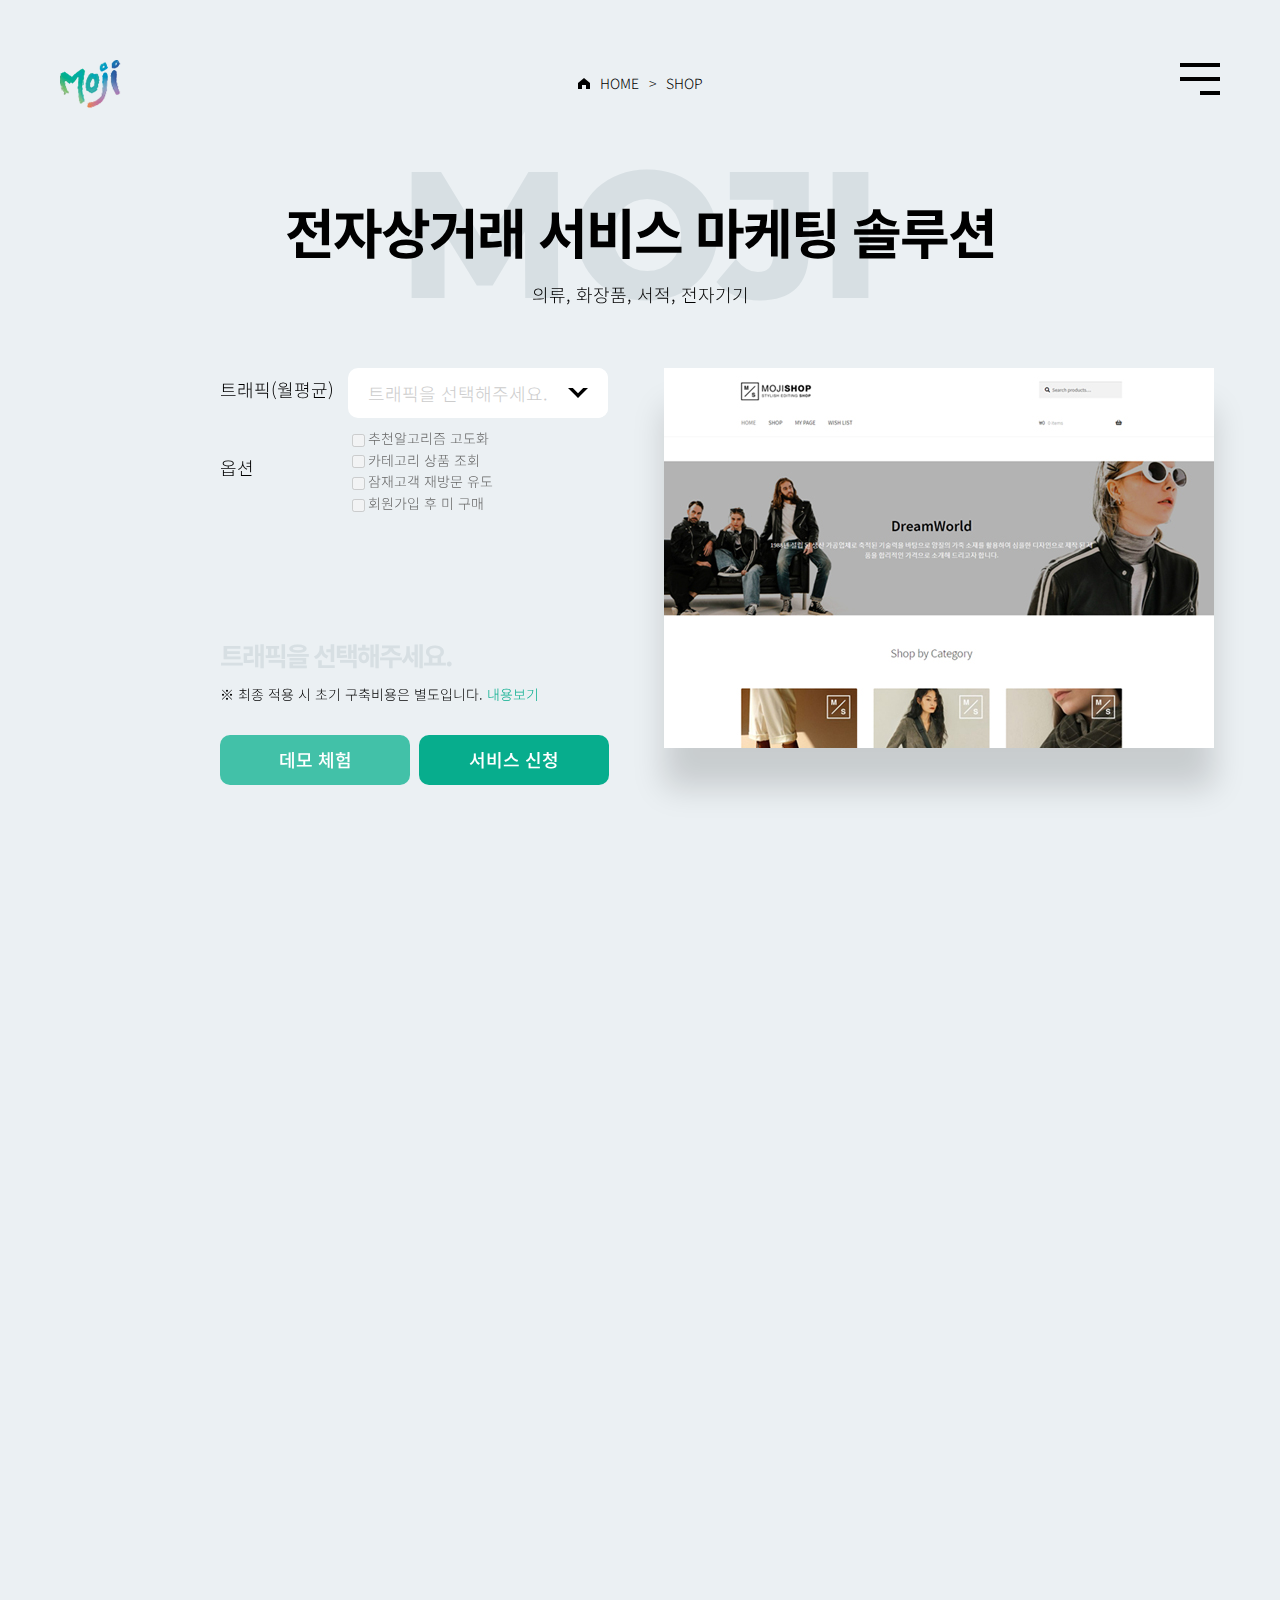
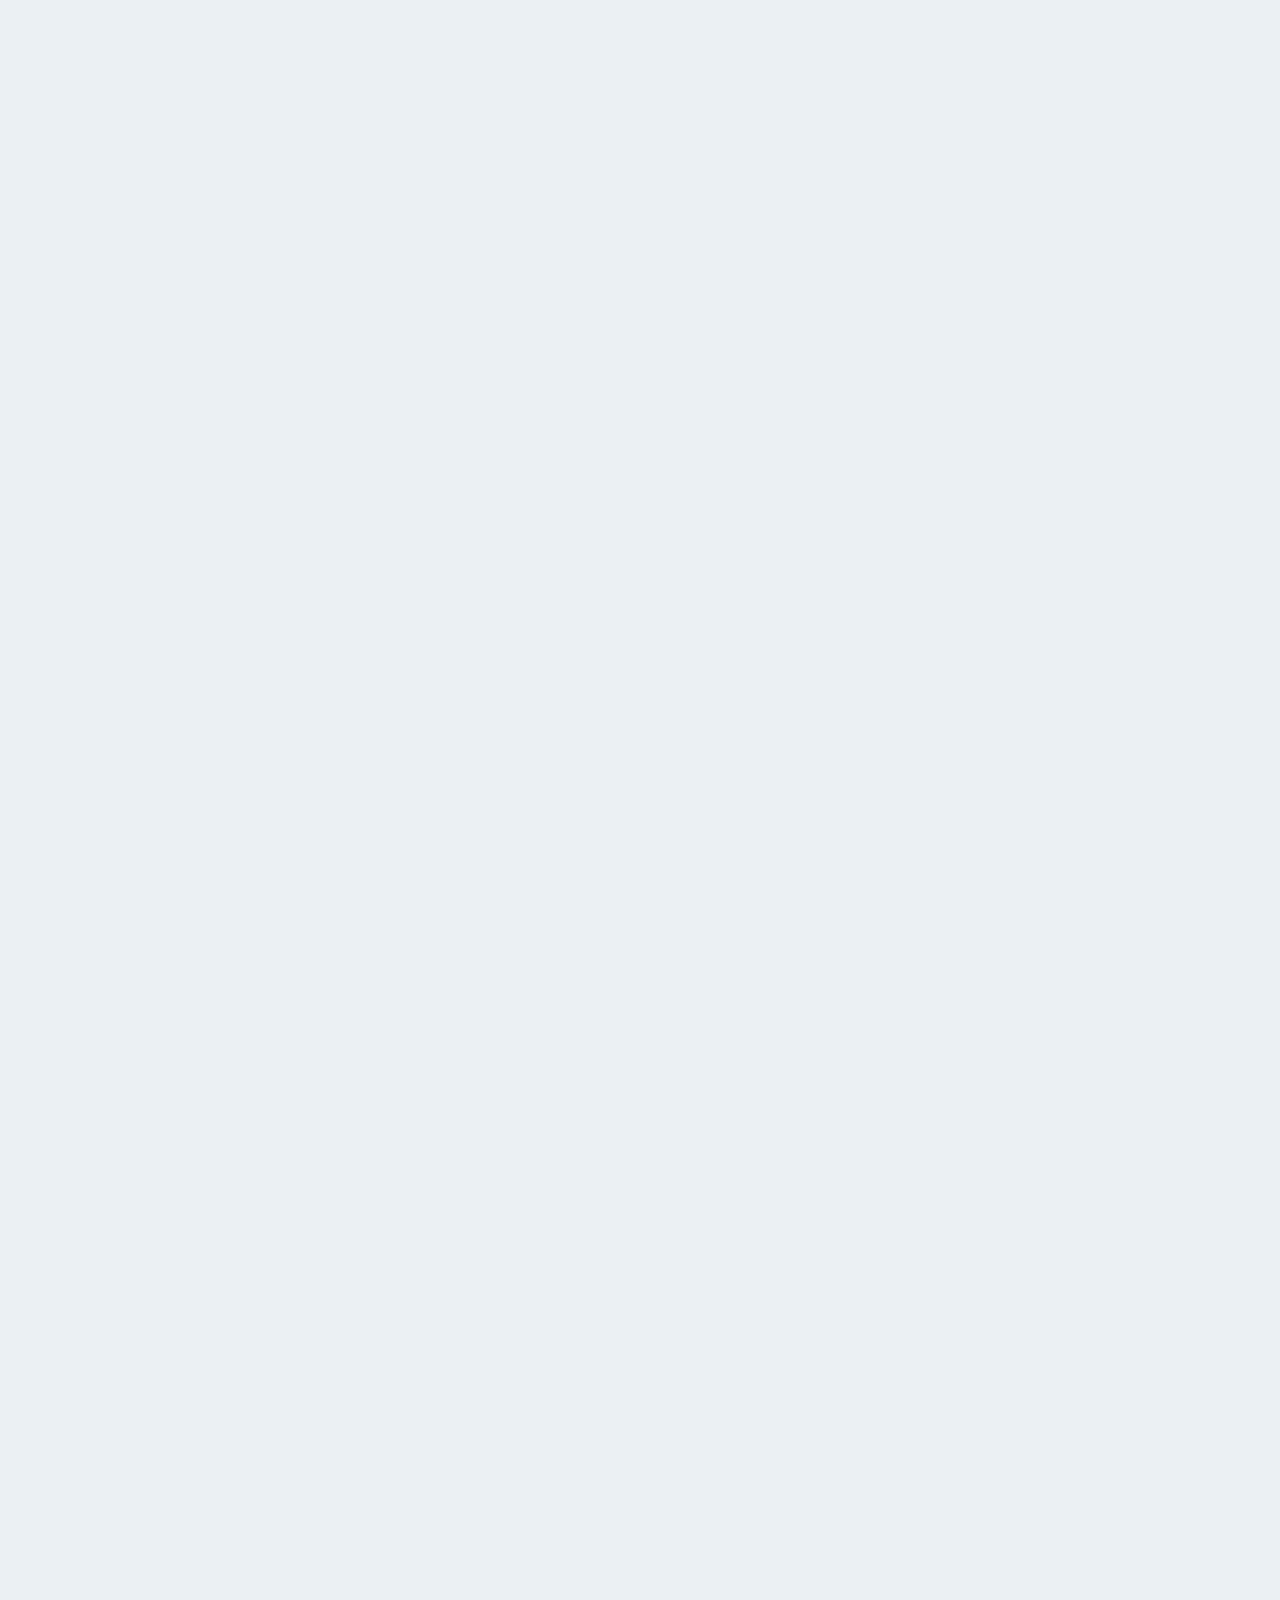
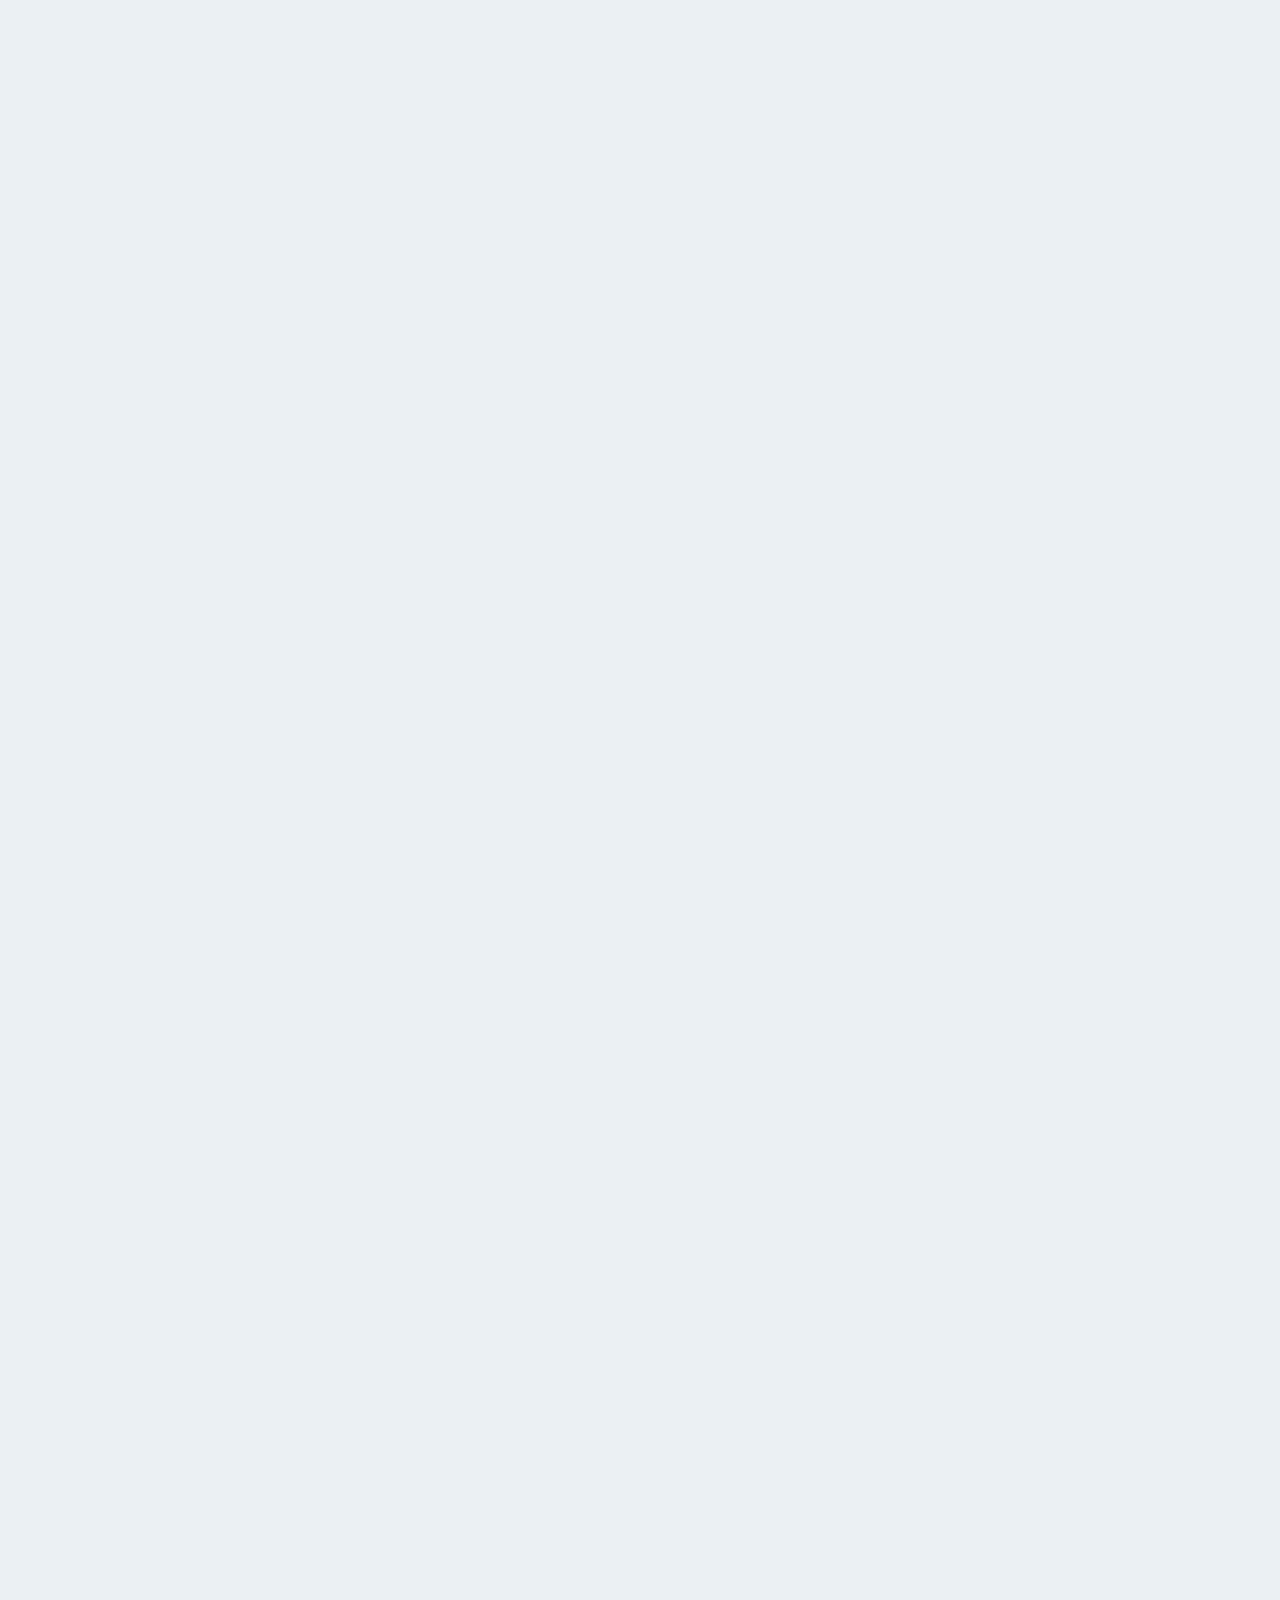
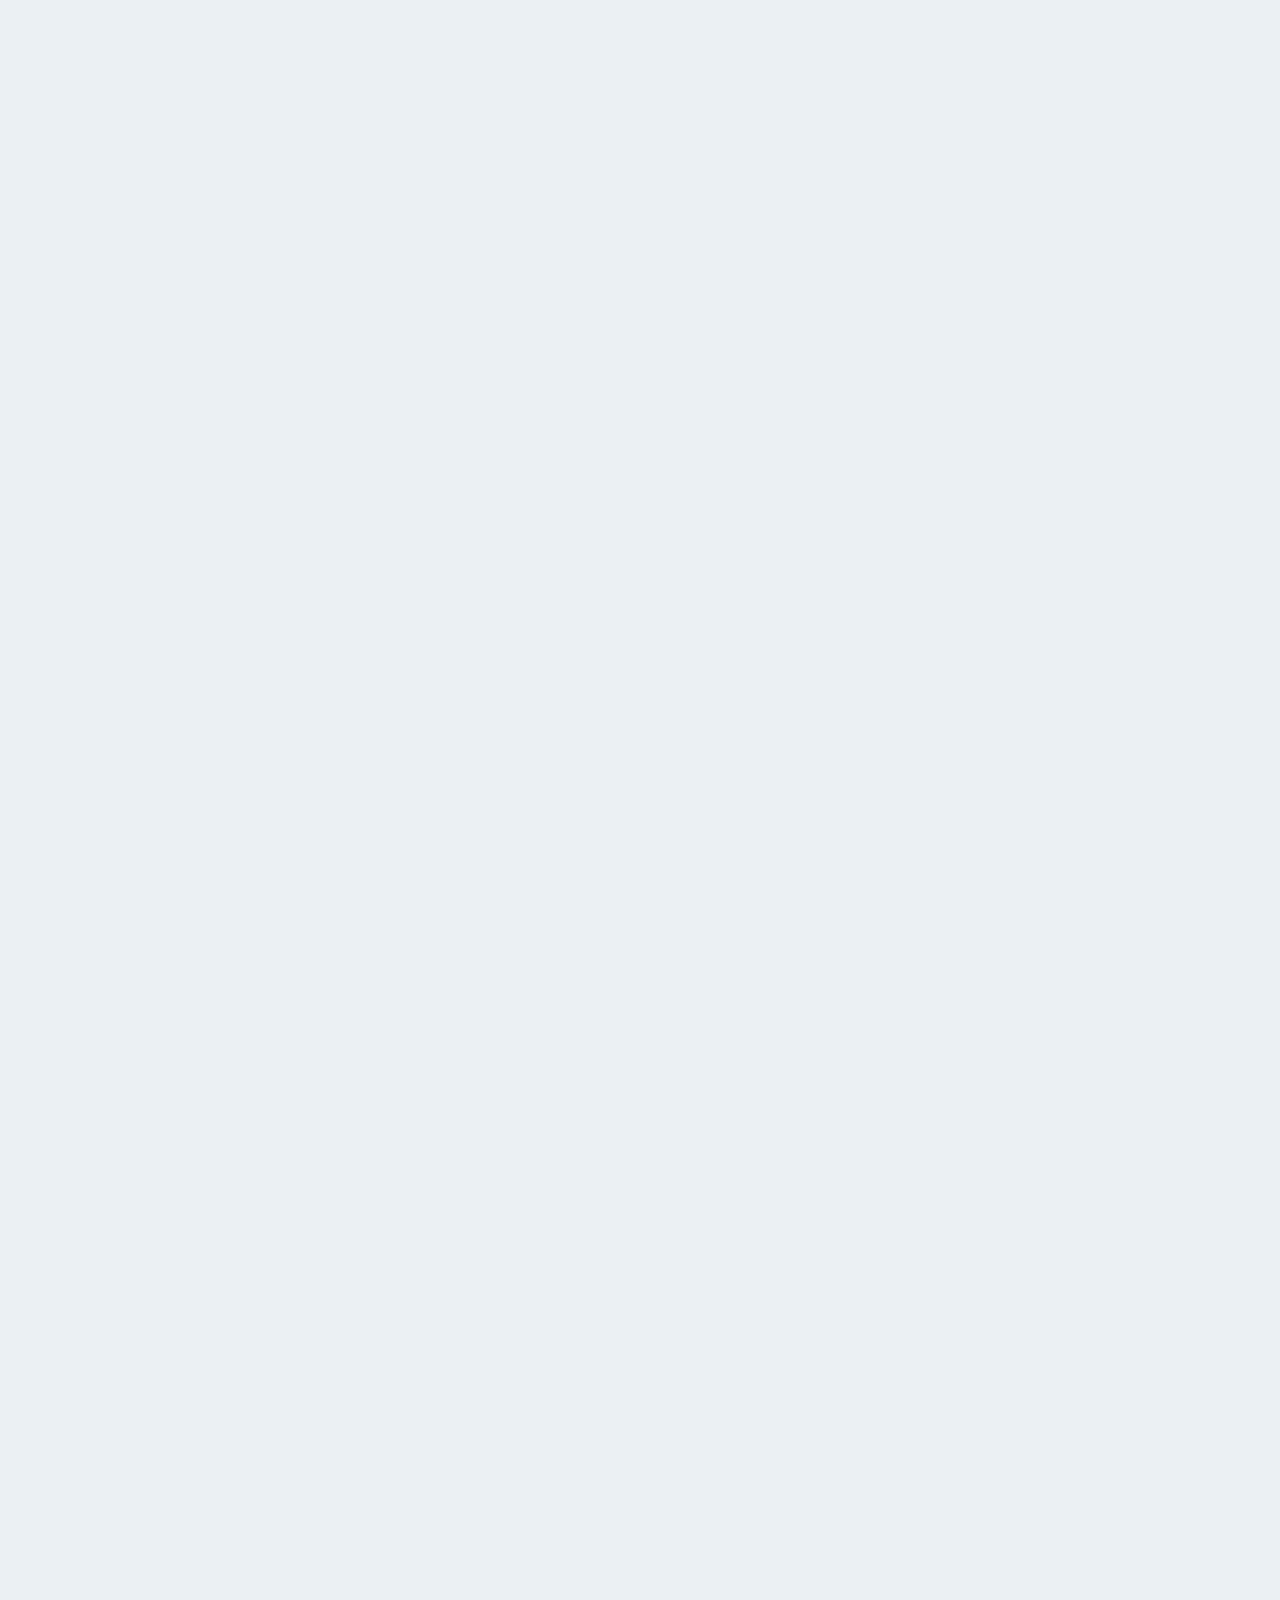
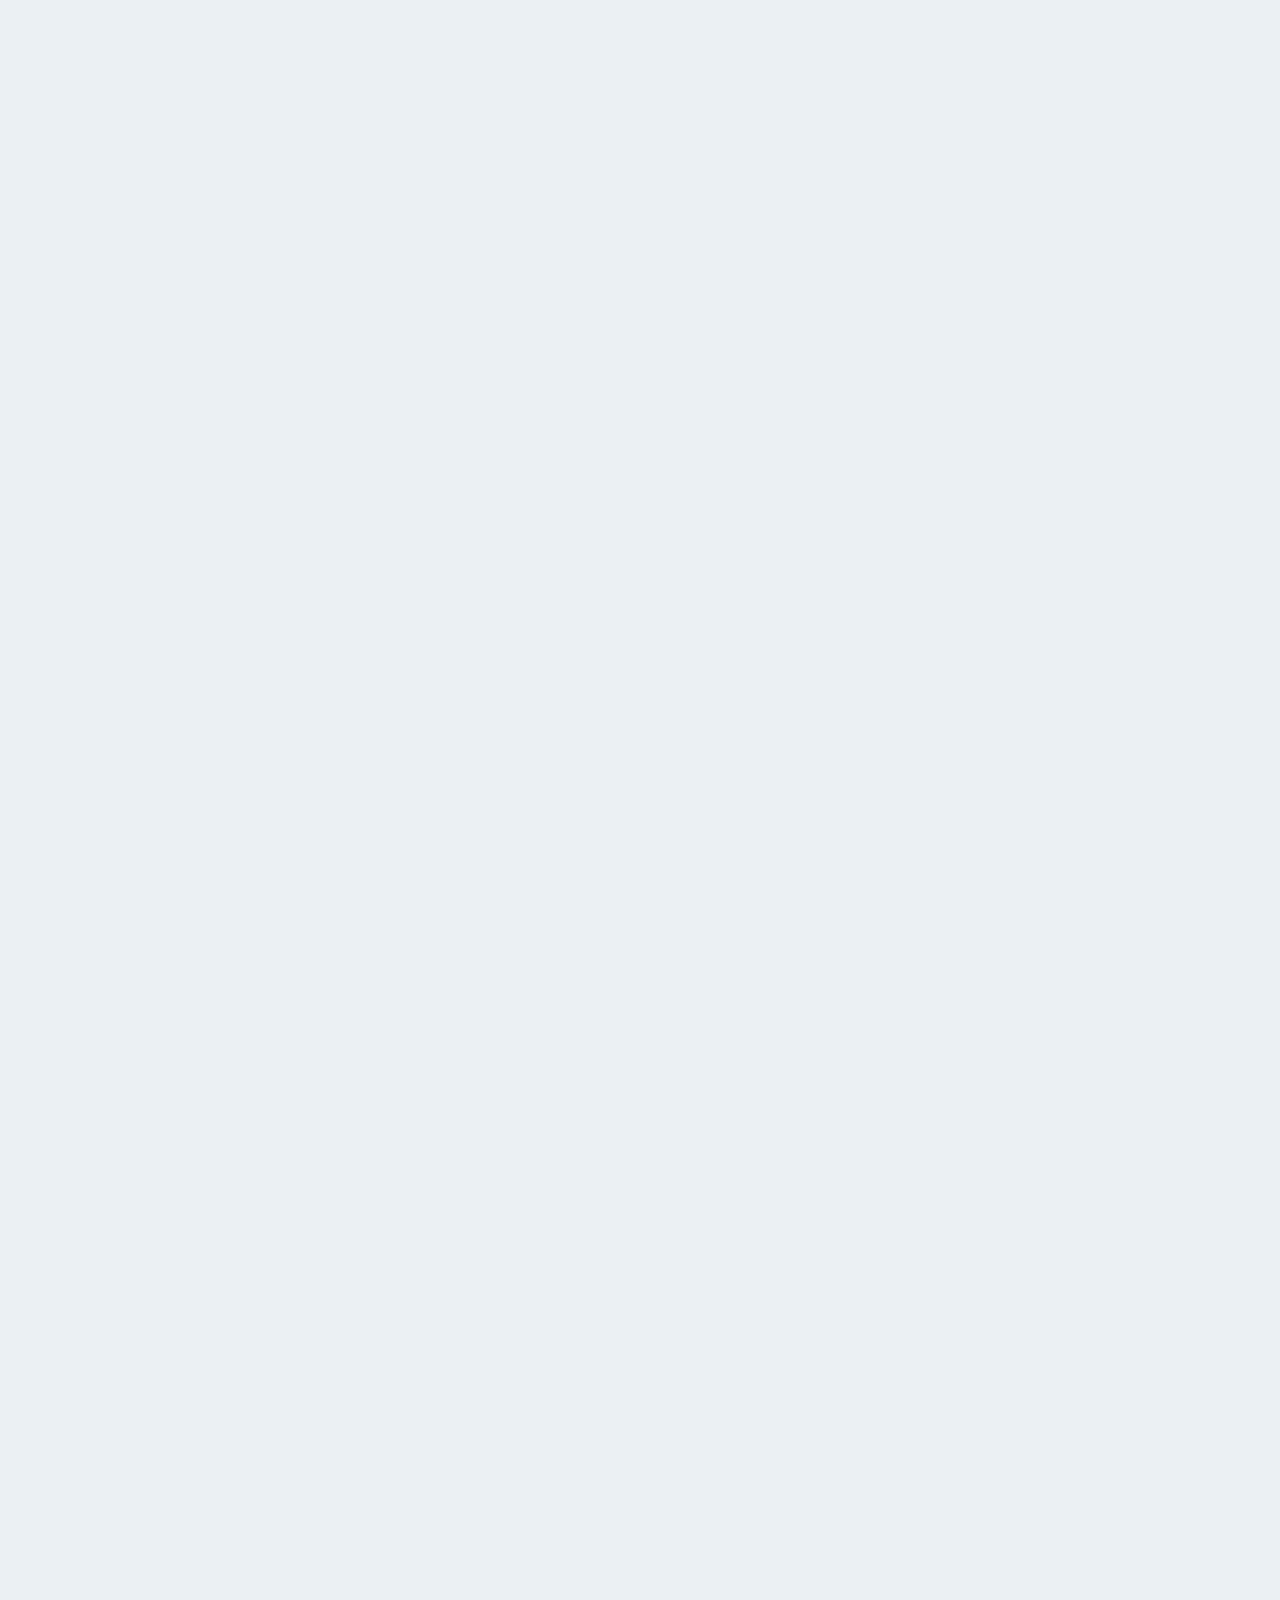
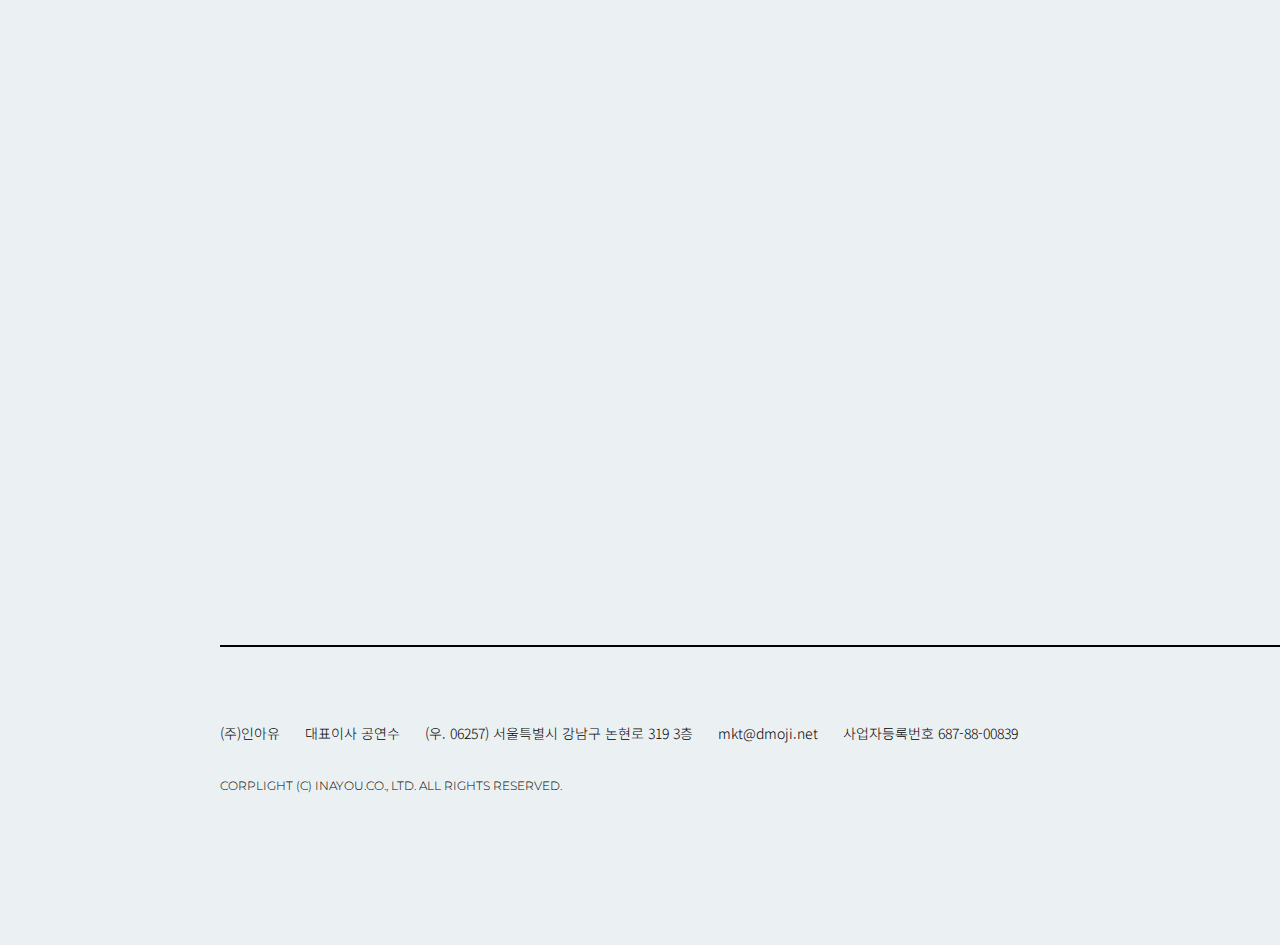
<file: shop-view3.html>
<!DOCTYPE html>
<html lang="ko">
<head>
<meta charset="utf-8" />
<meta name="viewport" content="width=device-width, initial-scale=1.0, maximum-scale=1.0, minimum-scale=1.0, user-scalable=no, minimal-ui" />
<meta name="format-detection" content="no" />
<meta http-equiv="X-UA-Compatible" content="IE=edge">
<meta name="description" content="">
<meta name="keywords" content="" />
<title> Moji </title>
<!-- Google Tag Manager -->
<script>(function(w,d,s,l,i){w[l]=w[l]||[];w[l].push({'gtm.start':
new Date().getTime(),event:'gtm.js'});var f=d.getElementsByTagName(s)[0],
j=d.createElement(s),dl=l!='dataLayer'?'&l='+l:'';j.async=true;j.src=
'https://www.googletagmanager.com/gtm.js?id='+i+dl;f.parentNode.insertBefore(j,f);
})(window,document,'script','dataLayer','GTM-M8QPMZK');</script>
<!-- End Google Tag Manager -->
<link href="https://fonts.googleapis.com/css?family=Montserrat:400,700,800|Noto+Sans+KR:300,400,500,700" rel="stylesheet">
<link rel="stylesheet" href="assets/css/common.css" />
<link rel="stylesheet" href="assets/css/aos.css" /> 
<link rel="stylesheet" href="assets/css/moji.css" /> 

<script src="assets/js/jquery-3.4.1.min.js"></script>
<script src="assets/js/jquery.magnific-popup.min.js"></script>
<script src="assets/js/aos.js"></script>
<script src="assets/js/slick.min.js"></script>
<script src="assets/js/jcf.js"></script>
<script src="assets/js/jcf.select.js"></script>
<script src="assets/js/moji.js"></script>

</head>

<body>
<!-- Google Tag Manager (noscript) -->
<noscript><iframe src="https://www.googletagmanager.com/ns.html?id=GTM-M8QPMZK"
height="0" width="0" style="display:none;visibility:hidden"></iframe></noscript>
<!-- End Google Tag Manager (noscript) -->

	<dl class="nav-skip">
		<dt class="a11y">skip menu</dt>
		<dd><a href="#container">본문 영역 바로가기(Go to contents)</a></dd>
		<dd><a href="#gnb">메인메뉴 영역 바로가기(Go to main menu)</a></dd>
		<dd><a href="#footer">하단 영역 바로가기(Go to footer)</a></dd>
	</dl>
	
	<div id="wrap">
		<!-- 공통 header -->
		<header id="header">
			<div class="w-header wh-sub-header">
				<h1 class="logo"><a href="index.html"><span class="a11y">Moji 디지털, 쇼핑하다</span></a></h1>	
				<span class="btn-gnb-open"><button><span class="a11y">메뉴 열기</span></button></span>
				
				<div class="h-path">
					<ul>
						<li>HOME</li>
						<li>SHOP</li>
					</ul>
				</div>
				
				<!-- nav 영역 -->
				<div id="gnb">
					<div class="w-gnb">
						<nav class="inner">
							<ul class="glink">
								<li class="l01"><a href="index.html">Home</a></li>
								<li class="l02"><a href="shop-list.html">Shop</a></li>
								<li class="l03"><a href="aboutus.html">About Us</a></li>
								<li class="l04"><a href="apply-service.html">마케팅 상담 신청하기</a></li>
							</ul>
						</nav>
						<span class="btn-gnb-close"><button><span class="a11y">메뉴 닫기</span></button></span>
					</div>
				</div>
				<!-- //nav 영역 -->
			</div>
		</header>
		<!-- //공통 header -->
	
		<!-- 컨텐츠 영역 -->
		<main id="container">			
			<div class="contents">
				<section class="main-cont-sec">
					<div class="mc-sec mcs-shop-view msv3">
						<div class="mcs-top" data-bg-text="MOJI">
							<h3 class="title" data-aos="fade-up" data-aos-delay="100">전자상거래 서비스 마케팅 솔루션</h3>
							<p class="exp01" data-aos="fade-up" data-aos-delay="200">의류, 화장품, 서적, 전자기기</p>
						</div>      
						<div class="mcs-cont">
							<div class="area-opt">
								<div class="opt">
									<p class="pic" data-aos="fade-up" data-aos-delay="600"><img src="assets/images/img-mojiService09.jpg" alt="&nbsp;"></p>
									<div class="row" data-aos="fade-up" data-aos-delay="300">
										<span class="label">트래픽(월평균)</span>
										<span class="select-base">
											<select class="select-st1 select-st1-small traffic">
												<option class="hideme">트래픽을 선택해주세요.</option>
												<option value="to-10k">1만 미만</option>
												<option value="from-10k-to-100k">1만~10만</option>
												<option value="from-100k-to-500k">10만~50만</option>
												<option value="from-500k">50만 이상</option>
											</select>
										</span>	
									</div>
									<div class="row" data-aos="fade-up" data-aos-delay="400">
										<span class="label">옵션</span>
										<span class="select-base">
											<ul class="select-st1 select-st1-small option">
												<li>
												<label class="reco-algorithm-label">
													<input type="checkbox" name="ecommerce_OMAS" id="reco-algorithm">추천알고리즘 고도화
													<span class="price-opts">
														<span class="price-opt to-10k">₩ 30,000</span>
														<span class="price-opt from-10k-to-100k">₩ 100,000</span>
														<span class="price-opt from-100k-to-500k">₩ 200,000</span>
														<span class="price-opt from-500k">별도협의</span>
													</span>
												</label>
												</li>
												<li>
												<label class="cate-prd-search-label">
													<input type="checkbox" name="ecommerce_OMAS" id="cate-prd-search">카테고리 상품 조회
													<span class="price-opts">
														<span class="price-opt to-10k">₩ 30,000</span>
														<span class="price-opt from-10k-to-100k">₩ 100,000</span>
														<span class="price-opt from-100k-to-500k">₩ 200,000</span>
														<span class="price-opt from-500k">별도협의</span>
													</span>
												</label>
												</li>
												<li>
												<label class="potential-guest-label">
													<input type="checkbox" name="ecommerce_OMAS" id="potential-guest">잠재고객 재방문 유도
													<span class="price-opts">
														<span class="price-opt to-10k">₩ 30,000</span>
														<span class="price-opt from-10k-to-100k">₩ 100,000</span>
														<span class="price-opt from-100k-to-500k">₩ 200,000</span>
														<span class="price-opt from-500k">별도협의</span>
													</span>
												</label>
												</li>
												<li>
												<label class="join-purchase-label">
													<input type="checkbox" name="ecommerce_OMAS" id="join-purchase">회원가입 후 미 구매
													<span class="price-opts">
														<span class="price-opt to-10k">₩ 30,000</span>
														<span class="price-opt from-10k-to-100k">₩ 100,000</span>
														<span class="price-opt from-100k-to-500k">₩ 200,000</span>
														<span class="price-opt from-500k">별도협의</span>
													</span>
												</label>
												</li>
											</ul>
										</span>	
									</div>
									<div class="row-bottom" data-aos="fade-up" data-aos-delay="500">
										<p class="exp1 price">
											<span class="total-price"><em>트래픽을 선택해주세요.</em></span>
										</p>
										<p class="exp2">※ 최종 적용 시 초기 구축비용은 별도입니다. <a class="detail-popup" href="#">내용보기</a></p>
										<div class="set-button">
											<span class="btn-base btn-st1 small bgc2"><a href="http://mall.dmoji.net/">데모 체험</a></span>
											<span class="btn-base btn-st1 small"><a href="apply-service.html?from=전자상거래">서비스 신청</a></span>
										</div>
									</div>
								</div>
							</div>
							<div class="video-container" data-aos="fade-up" data-aos-delay="100">
								<div class="jetpack-video-wrapper"><span class="embed-youtube"
										style="text-align:center; display: block;">
										<iframe width="560" height="315"
											src="https://www.youtube-nocookie.com/embed/Xi5gVMhbY3U"
											frameborder="0"
											allow="accelerometer; encrypted-media; gyroscope; picture-in-picture"></iframe></span></div>
							</div>
							<div class="area-info">
								<div class="ly-inner">
									<div class="if-sec1">
										<ul>
											<li class="sec">
												<div class="left">
													<p class="exp1" data-aos="fade-up" data-aos-delay="100">
														개인정보 수집이 필요 없는 <br />
														마케팅 메시지 전송 
													</p>
													<p class="exp2" data-aos="fade-up" data-aos-delay="200">
														아직도 마케팅 활동을 위해 개인정보 수집에 <br />
														열중하고 계신가요? <br />
														MOJI는 개인정보를 수집 없이, 고객에게 <br />
														메시지를 발송 할 수 있습니다.
													</p>
												</div>
												<div class="right">
													<ul class="list">
														<li data-aos="fade-up" data-aos-delay="300">
															<p class="pic"><img src="assets/images/img-moji-dt02.jpg" alt="&nbsp;"></p>
															<p class="exp1">웹푸시</p>
															<p class="exp2">
																앱이 없어도, 핸드폰 번호가 없어도 <br />
																고객의 핸드폰과 PC에 푸시 알림을 <br />
																보낼 수 있습니다.
															</p>
														</li>
														<li data-aos="fade-up" data-aos-delay="400">
															<p class="pic"><img src="assets/images/img-moji-dt03.jpg" alt="&nbsp;"></p>
															<p class="exp1">온사이트 팝업</p>
															<p class="exp2">
																고객이 사이트를 이탈하기 전, <br />
																홈페이지에 머무르는 동안 즉각적인 <br />
																마케팅이 가능합니다.
															</p>
														</li>
													</ul>
												</div>
											</li>
											<li class="sec">
												<div class="left">
													<p class="exp1" data-aos="fade-up" data-aos-delay="100">
														자동화로 마케팅 업무에 <br />
														효율을 더하다
													</p>
													<p class="exp2" data-aos="fade-up" data-aos-delay="200">
														고객의 행동을 분석하고, 대상 고객별로 메시지를 발송하고…<br />
														끝없는 야근과의 전쟁은 이제 그만 하셔도 됩니다. <br />
														MOJI로 마케팅 업무를 자동화하세요! 
													</p>
												</div>
												<div class="right">
													<ul class="step">
														<li data-aos="fade-up" data-aos-delay="300">행동 분석</li>
														<li data-aos="fade-up" data-aos-delay="400">대상고객 추출</li>
														<li data-aos="fade-up" data-aos-delay="500">메시지 발송</li>
													</ul>
												</div>
											</li>
										</ul>
									</div>
									<div class="if-sec2">
										<div class="if-top">
											<p class="exp1" data-aos="fade-up" data-aos-delay="100">고객의 순간을 붙잡다.</p>
											<p class="exp2" data-aos="fade-up" data-aos-delay="200">
												고객이 구매를 고민하는 그 순간,<br />
												가장 적합한 메시징으로 고객의 구매 욕구를 자극합니다.
											</p>
										</div>
										<ul class="list">
											<li data-aos="fade-up" data-aos-delay="300">
												<div class="left"><div class="pic"><img src="assets/images/img-moji-dt04.jpg" alt="&nbsp;"></div></div>
												<div class="right">
													<p class="exp1">스크롤 다운</p>
													<p class="exp2">
														상품을 관심있게 보는 고객에게 <br />
														구매로 유도하는 팝업 메시지를 띄워보세요!
													</p>
													<ul class="type">
														<li>
															<p class="exp1">Who</p>
															<p class="exp2">
																상품 상세 페이지를 조회하는 <br />
																고객 
															</p>
														</li>
														<li>
															<p class="exp1">When</p>
															<p class="exp2">
																스크롤의 75% 이상을 내리는 <br />
																즉시
															</p>
														</li>
														<li>
															<p class="exp1">What</p>
															<p class="exp2">
																버튼 창을 누르면 결제 창 혹은 <br />
																옵션 선택창으로 이동가능한 <br />
																메시지
															</p>
														</li>
													</ul>
												</div>
											</li>
											<li data-aos="fade-up" data-aos-delay="400">
												<div class="left"><div class="pic"><img src="assets/images/img-moji-dt05.jpg" alt="&nbsp;"></div></div>
												<div class="right">
													<p class="exp1">페이지 이탈 방지</p>
													<p class="exp2">
														페이지를 벗어나려는 순간, 다른 페이지의 <br />
														탐색을 유도하는 메시지를 띄워서 이탈을 방지합니다.
													</p>
													<ul class="type">
														<li>
															<p class="exp1">Who</p>
															<p class="exp2">
																상품 상세 페이지를 조회하는 고객 
															</p>
														</li>
														<li>
															<p class="exp1">When</p>
															<p class="exp2">
																뒤로가기, 주소창, 나가기(X버튼) 등 페이지를 벗어나려는 시도를 할 때 
															</p>
														</li>
														<li>
															<p class="exp1">What</p>
															<p class="exp2">
																버튼 클릭 시 다른 페이지로 이동하면서 이탈을 방지할 수 있는 메시지 
	
															</p>
														</li>
													</ul>
												</div>
											</li>
											<li data-aos="fade-up" data-aos-delay="500">
												<div class="left"><div class="pic"><img src="assets/images/img-moji-dt06.jpg" alt="&nbsp;"></div></div>
												<div class="right">
													<p class="exp1">장바구니 결제 유도</p>
													<p class="exp2">
														장바구니에 물건을 담고 결제하지 않는 고객에게 장바구니 정보를 리마인드 시켜주세요. <br />
														장바구니 전환율을 1%만 높여도 매출은 2배 이상 상승할 수 있습니다. 
													</p>
													<ul class="type">
														<li>
															<p class="exp1">Who</p>
															<p class="exp2">
																장바구니　담기 후 미결제 고객 
															</p>
														</li>
														<li>
															<p class="exp1">When</p>
															<p class="exp2">
																페이지 이탈 후 몇 시간 후
															</p>
														</li>
														<li>
															<p class="exp1">What</p>
															<p class="exp2">
																장바구니에 담은 상품 결제 페이지로 이동
															</p>
														</li>
													</ul>
												</div>
											</li>
											<li data-aos="fade-up" data-aos-delay="600">
												<div class="left"><div class="pic"><img src="assets/images/img-moji-dt07.jpg" alt="&nbsp;"></div></div>
												<div class="right">
													<p class="exp1">장기 미구매자 재방문 유도</p>
													<p class="exp2">
														마지막 구매 이후 활동이 없는 고객에게 <br />
														방문을 유도하는 메시지를 보내보세요!
													</p>
													<ul class="type">
														<li>
															<p class="exp1">Who</p>
															<p class="exp2">
																구매 이후 몇일 동안 방문이 없는 유저
															</p>
														</li>
														<li>
															<p class="exp1">When</p>
															<p class="exp2">
																최종 구매 이후 몇일 후
															</p>
														</li>
														<li>
															<p class="exp1">What</p>
															<p class="exp2">
																버튼 클릭 시 홈페이지로 이동하는 메시지
															</p>
														</li>
													</ul>
												</div>
											</li>
										</ul>
									</div>
									<div class="if-sec2">
										<div class="if-top">
											<p class="exp1" data-aos="fade-up" data-aos-delay="100">앞서가고 싶다면, 조금 더</p>
											<p class="exp2" data-aos="fade-up" data-aos-delay="200">
												보다 더 정교하게, 더 정확한 타겟에게 메세지를 노출시키고 싶다면? <br />
												기본 패키지 외 다양한 옵션을 선택해보세요!   
											</p>
										</div>
										<ul class="list">
											<li class="no-type" data-aos="fade-up" data-aos-delay="300">
												<div class="left">
													<div class="pic roll-pic-st1">
														<div><img src="assets/images/img-moji-dt08.jpg" alt="&nbsp;"></div>
														<div><img src="assets/images/img-moji-dt08.jpg" alt="&nbsp;"></div>
														<div><img src="assets/images/img-moji-dt08.jpg" alt="&nbsp;"></div>
													</div>
												</div>
												<div class="right">
													<p class="exp1">OPTION 1. 추천 알고리즘 고도화</p>
													<p class="exp2">
														고객의 행동과 관심사를 기반으로 한 <br />
														맞춤형 메시지를 전송하고 싶다면? <br /><br />
	
														단순 메시지가 아닌 상품 추천 메시지로 <br />
														고객이 원하는 상품을 구매할 수 있게 해주세요! 
													</p>
												</div>
											</li>
											<li data-aos="fade-up" data-aos-delay="400">
												<div class="left">
													<div class="pic roll-pic-st1">
														<div><img src="assets/images/img-moji-dt09.jpg" alt="&nbsp;"></div>
														<div><img src="assets/images/img-moji-dt09.jpg" alt="&nbsp;"></div>
														<div><img src="assets/images/img-moji-dt09.jpg" alt="&nbsp;"></div>
													</div>
												</div>
												<div class="right">
													<p class="exp1">OPTION 2. 카테고리 상품 조회 </p>
													<p class="exp2">
														관심있게 상품을 조회하는 고객에게 <br />
														구매를 유도하는 메시지를 띄워보세요!
													</p>
													<ul class="type">
														<li>
															<p class="exp1">Who</p>
															<p class="exp2">
																특정 카테고리의 상품을 
																일정 횟수 이상 조회한 고객 
															</p>
														</li>
														<li>
															<p class="exp1">When</p>
															<p class="exp2">
																일정 횟수 이상 조회한 
																상품페이지를 오픈하는 순간
															</p>
														</li>
														<li>
															<p class="exp1">What</p>
															<p class="exp2">
																구매를 유도하는 메시지
															</p>
														</li>
													</ul>
												</div>
											</li>
											<li data-aos="fade-up" data-aos-delay="500">
												<div class="left">
													<div class="pic roll-pic-st1">
														<div><img src="assets/images/img-moji-dt10.jpg" alt="&nbsp;"></div>
														<div><img src="assets/images/img-moji-dt10.jpg" alt="&nbsp;"></div>
														<div><img src="assets/images/img-moji-dt10.jpg" alt="&nbsp;"></div>
													</div>
												</div>
												<div class="right">
													<p class="exp1">OPTION 3. 잠재고객 재방문 유도 </p>
													<p class="exp2">
														구매가능성이 높은 고객에게 메시지를 보내고 싶으신가요? <br />
														상품을 관심있게 조회한 유저에게 재방문을 유도해보세요! 
													</p>
													<ul class="type">
														<li>
															<p class="exp1">Who</p>
															<p class="exp2">
																특정 카테고리의 여러개의 상품을 조회한 고객
															</p>
														</li>
														<li>
															<p class="exp1">When</p>
															<p class="exp2">
																페이지를 벗어나고 일정시간이 흐른 뒤
															</p>
														</li>
														<li>
															<p class="exp1">What</p>
															<p class="exp2">
																클릭 시 홈페이지로 방문 가능한 메세지
															</p>
														</li>
													</ul>
												</div>
											</li>
											<li data-aos="fade-up" data-aos-delay="600">
												<div class="left">
													<div class="pic roll-pic-st1">
														<div><img src="assets/images/img-moji-dt11.jpg" alt="&nbsp;"></div>
														<div><img src="assets/images/img-moji-dt11.jpg" alt="&nbsp;"></div>
														<div><img src="assets/images/img-moji-dt11.jpg" alt="&nbsp;"></div>
													</div>
												</div>
												<div class="right">
													<p class="exp1">OPTION 4. 회원가입 후 미구매 </p>
													<p class="exp2">
														가입 후 구매가 없는 유저의 방문을 유도하고 <br />
														유저가 상품을 조회할 때 구매를 유도하는 메시지를 보내보세요!  
													</p>
													<ul class="type col2">
														<li>
															<p class="exp1">Who</p>
															<p class="exp2">
																&lt;푸시 메시지&gt;<br />
																회원가입 후 미구매 유저가 방문이 없을 때 <br />
																&lt;팝업 메시지&gt;<br />
																유입된 유저가 상품을 조회할 때 
															</p>
														</li>
														<li>
															<p class="exp1">When</p>
															<p class="exp2">
																&lt;푸시 메시지&gt;<br />
																클릭 시 홈페이지로 방문 가능한 메시지 <br />
																&lt;팝업 메시지&gt;<br />
																유입된 유저가 구매로 이동 가능한 메시지
															</p>
														</li>
													</ul>
												</div>
											</li>
										</ul>
									</div>
								</div>
							</div>
							<div class="area-point">
								<ul>
									<li class="p02" data-aos="fade-up" data-aos-delay="100">
										<p class="exp1">POINT</p>
										<p class="exp2">
											도입 전,<br />
											우리 회사의 마케팅 레벨이 궁금하신가요?<br />
											홈페이지 URL만 입력하면 바로 확인하실 수 있습니다.
										</p>
										<span class="btn-base btn-st1 small"><a href="index.html">우리 회사 마케팅 레벨 진단하기</a></span>
									</li>
								</ul>
							</div>
							<div class="area-bottom" data-aos="fade-up" data-aos-delay="100">
								<p class="exp1">THANKS TO...</p>
								<p class="exp2">
									비즈니스의 깊은 고민,<br />
									MOJI가 해결하겠습니다.
								</p>
							</div>
						</div>
					</div>
				</section>
			</div><!-- //contents-sec -->
		</main>
		<!-- //컨텐츠 영역 -->
		
		<!-- 공통 footer -->
		<footer id="footer">
			<div class="w-footer">
				<div class="ly-inner">
					<nav class="footer-info">
						<ul class="list">
							<li>(주)인아유</li>
							<li>대표이사 공연수</li>
							<li>(우. 06257) 서울특별시 강남구 논현로 319 3층</li>
							<li><a href="mailto:mkt@dmoji.net">mkt@dmoji.net</a></li>
							<li>사업자등록번호 687-88-00839</li>
						</ul>
					</nav>
					<p class="fcopy"><small>CORPLIGHT (C) INAYOU.CO., LTD. ALL RIGHTS RESERVED.</small></p>
				</div>
			</div>
		</footer>
		<!-- //공통 footer -->
		
	</div><!-- //wrap -->

	<div class="bg-popup hide">
		<div class="o-wrap-popup" style="width:540px;">
			<div class="owp-contents">
				<div class="oc-header">
					<h2 class="title">O.M.A.S 구축 비용</h2>
				</div>
				<div class="oc-contents">
					<p class="tb-tit a-mt20">세팅 비용</p>
					<table class="c-table-st1 a-mt20">
						<caption>단계, 금액 세팅 비용 </caption>
						<colgroup>
							<col width="50%">
							<col width="50%">
						</colgroup>
						<thead>
							<tr>
								<th>단계</th>
								<th>금액</th>
							</tr>
						</thead>
						<tbody>
							<tr>
								<td>기본 패키지 <br />옵션</td>
								<td>20만원<br />옵션당 10만원</td>
							</tr>
						</tbody>
					</table>
					<ul class="blist-st1 a-mt15">
						<li>구축 시 발생하는 1회성 비용입니다.</li>
					</ul>
					
					<p class="tb-tit a-mt20">커스터마이징 비용</p>
					<table class="c-table-st1 a-mt20">
						<caption>지원 범위, 금액 비용 </caption>
						<colgroup>
							<col width="50%">
							<col width="50%">
						</colgroup>
						<thead>
							<tr>
								<th>지원 범위</th>
								<th>금액</th>
							</tr>
						</thead>
						<tbody>
							<tr>
								<td>Trigger 수정</td>
								<td>10만원 / 1회</td>
							</tr>
						</tbody>
					</table>
					<ul class="blist-st1 a-mt15">
						<li>내용 수정은 월 1회 무상 지원하며, 월 1회 초과시 커스터마이징 비용이 적용됩니다. </li>
					</ul>
				</div>
				<span class="btn-base btn-close-bk"><a href="#" class="o-popup-close">닫기</a></span>
			</div>
		</div>
	</div>
	
	<script src="assets/js/common.js"></script>
	<script src="assets/js/shop-view.js"></script>
</body>
</html>
</file>
<file: assets/css/moji.css>
.hide {
	display: none;
}

.bg-popup {
	background-color: rgba(0, 0, 0, 0.5);
	position: fixed;
	left: 0;
	top: 0;
	z-index: 9999;
	width: 100%;
	height: 100%;
	padding-top: 5%;
}

.o-wrap-popup {
	width: 80%;
	max-width: 540px;
	height: 90%;
	overflow-x: scroll;
}

.o-wrap-popup.demo {
	max-width: 80%;
}

.owp-contents .btn-close-bk a {
	background-size: auto;
}

@media all and (min-width:881px) { 
	.w-header.fixed .logo a {background: url(../images/moji-logo4.png) 0 0 no-repeat;}
	.w-header.wh-sub-header .logo a {background: url(../images/moji-logo4.png) 0 0 no-repeat;}
}

.price-opt {
	display: none;
}

.price-opt.on {
	display: inline-block;
}

.video-container {
	margin-top: 180px;
    position: relative;
    padding-bottom: 56.25%;
    padding-top: 30px; height: 0; overflow: hidden;
}
 
.video-container iframe,
.video-container object,
.video-container embed {
    position: absolute;
    top: 0;
    left: 0;
    width: 100%;
    height: 100%;
}
</file>
<file: assets/css/common.css>
@charset "utf-8";

/*--------------------------------------------------------------------------------------------------------------
 ************************ common - reset ************************
 *--------------------------------------------------------------------------------------------------------------*/
html,body,div,span,object,iframe,h1,h2,h3,h4,h5,h6,p,blockquote,pre,abbr,address,cite,code,del,dfn,em,img,ins,kbd,q,samp,small,strong,sub,sup,var,b,i,dl,dt,dd,ol,ul,li,
fieldset,form,label,legend,table,caption,tbody,tfoot,thead,tr,th,td,article,aside,canvas,details,figcaption,figure,footer,header,menu,nav,section,summary,time,mark,audio,video{margin:0;padding:0;}
table{border:0;border-spacing:0;border-collapse:collapse;table-layout:fixed;}
ul,ol,li,dl,dd,dt{list-style:none;}
img,fieldset,iframe{border:0 none;}
img {max-width:100%;vertical-align:middle;}
textarea{resize:none;}
input,select,textarea,button{font-size:100%;vertical-align:middle;outline:none;-webkit-appearance:none;-webkit-border-radius:0px;}
h1,h2,h3,h4,h5,h6{font-size:100%;}
address,caption,cite,code,dfn,em,var{font-style:normal;font-weight:normal;}
caption{overflow:hidden;margin-top:-1px;padding:0;width:1px;height:1px;font-size:0;line-height:0}
blockquote,q{quotes:none;} 
blockquote:before,blockquote:after,q:before,q:after{content:"";content:none;} 
body{-webkit-text-size-adjust:none;-webkit-font-smoothing: antialiased;/*-webkit-tap-highlight-color:rgba(0, 0, 0, 0)*/}
/* box-sizing */
*,*:before,*:after{-moz-box-sizing:border-box;-webkit-box-sizing:border-box;box-sizing: border-box;}
/* base - IE8~7 */
header,section,footer,aside,nav,main,article,figure{display:block;}
/* base - input */
input:checked[type="checkbox"]{background-color:#666;-webkit-appearance:checkbox;} 
button,input[type="button"]{border:0;background-color:transparent;padding:0;cursor:pointer;}
input[type="search"]::-webkit-search-cancel-button{-webkit-appearance:none;} 
input[type="radio"] {-webkit-appearance:radio;}
input[type="checkbox"] {-webkit-appearance:checkbox;}
input[type="text"]::-ms-clear,
input[type="password"]::-ms-clear {display: none;}
/* placeholder */
::-webkit-input-placeholder {color:#ccc}
::-moz-placeholder {color:#ccc} 
:-ms-input-placeholder {color:#ccc} 
:-moz-placeholder {color:#ccc}
/* base - a */
a,a:link{text-decoration:none;color:inherit} 
a:visited{text-decoration:none}
a:hover,a:focus{ text-decoration:none;color:inherit}
a:active{text-decoration:none} 

/*--------------------------------------------------------------------------------------------------------------
 ************************ common - layout ************************
 *--------------------------------------------------------------------------------------------------------------*/
html {overflow-y:scroll;}
body,input,select,textarea,button{font:14px/1.5 "Noto Sans KR","Montserrat","Malgun Gothic","맑은 고딕","Dotum","돋움","Arial",sans-serif;color:#666;font-weight: 300;}
#wrap {min-width:320px;width:100%;margin:0 auto;overflow:hidden;} 
#container .contents {min-height: 400px;position: relative;z-index: 1;}
.ly-inner {max-width:1160px;width:100%;margin:0 auto;position:relative;}

/*--------------------------------------------------------------------------------------------------------------
 ************************ common ************************
 *  css naming : s- for Section, b- for Button, ly- for Layout, u- for UI, c- for Components, o- for Object
 *--------------------------------------------------------------------------------------------------------------*/
/* hidden read */
.a11y {overflow:hidden;position:absolute;clip:rect(0 0 0 0);width:1px;height:1px;margin:-1px;border:0;padding:0;}
.a11y.focusable:focus {overflow:visible;position:static;clip:auto;width:auto;height:auto;margin:0;}
.ir {overflow: hidden;display: block;text-indent:-9999px;font-size:0;} /* Image Replacement */
/* skip_nav */
.nav-skip{position:absolute;top:0;left:0;width:100%;z-index:9999}
.nav-skip a{position:absolute;display:block;width:100%;left:0;text-align:center;top:-10000px;font-size:1em}
.nav-skip a:hover,.nav-skip a:focus,.nav-skip a:active {position:absolute;top:0;padding:5px 0;font-weight:bold;color:#20262c;background:#fff}
/* etc */
.ellipsis {display:block;text-overflow:ellipsis;white-space:nowrap;overflow:hidden} 
.no-scroll html, .no-scroll body {overflow: hidden;position: fixed;}

/*--------------------------------------------------------------------------------------------------------------
 ************************ Plugin CSS ************************
 *--------------------------------------------------------------------------------------------------------------*/
/* ------------- Magnific Popup CSS */
.mfp-bg,.mfp-wrap{position:fixed;left:0;top:0}.mfp-bg,.mfp-container,.mfp-wrap{height:100%;width:100%}.mfp-arrow:after,.mfp-arrow:before,.mfp-container:before,.mfp-figure:after{content:''}.mfp-bg{z-index:1042;overflow:hidden;background:#0b0b0b;opacity:.8}.mfp-wrap{z-index:1043;outline:0!important;-webkit-backface-visibility:hidden}.mfp-container{text-align:center;position:absolute;left:0;top:0;padding:0 8px;box-sizing:border-box}.mfp-container:before{display:inline-block;height:100%;vertical-align:middle}.mfp-align-top .mfp-container:before{display:none}.mfp-content{position:relative;display:inline-block;vertical-align:middle;margin:0 auto;text-align:left;z-index:1045}.mfp-ajax-holder .mfp-content,.mfp-inline-holder .mfp-content{width:100%;cursor:auto}.mfp-ajax-cur{cursor:progress}.mfp-zoom-out-cur,.mfp-zoom-out-cur .mfp-image-holder .mfp-close{cursor:-moz-zoom-out;cursor:-webkit-zoom-out;cursor:zoom-out}.mfp-zoom{cursor:pointer;cursor:-webkit-zoom-in;cursor:-moz-zoom-in;cursor:zoom-in}.mfp-auto-cursor .mfp-content{cursor:auto}.mfp-arrow,.mfp-close,.mfp-counter,.mfp-preloader{-webkit-user-select:none;-moz-user-select:none;user-select:none}.mfp-loading.mfp-figure{display:none}.mfp-hide{display:none!important}.mfp-preloader{color:#CCC;position:absolute;top:50%;width:auto;text-align:center;margin-top:-.8em;left:8px;right:8px;z-index:1044}.mfp-preloader a{color:#CCC}.mfp-close,.mfp-preloader a:hover{color:#FFF}.mfp-s-error .mfp-content,.mfp-s-ready .mfp-preloader{display:none}button.mfp-arrow,button.mfp-close{overflow:visible;cursor:pointer;background:0 0;border:0;-webkit-appearance:none;display:block;outline:0;padding:0;z-index:1046;box-shadow:none;touch-action:manipulation}.mfp-figure:after,.mfp-iframe-scaler iframe{box-shadow:0 0 8px rgba(0,0,0,.6);position:absolute;left:0}button::-moz-focus-inner{padding:0;border:0}.mfp-close{width:44px;height:44px;line-height:44px;position:absolute;right:0;top:0;text-decoration:none;text-align:center;opacity:.65;padding:0 0 18px 10px;font-style:normal;font-size:28px;font-family:Arial,Baskerville,monospace}.mfp-close:focus,.mfp-close:hover{opacity:1}.mfp-close:active{top:1px}.mfp-close-btn-in .mfp-close{color:#333}.mfp-iframe-holder .mfp-close,.mfp-image-holder .mfp-close{color:#FFF;right:-6px;text-align:right;padding-right:6px;width:100%}.mfp-counter{position:absolute;top:0;right:0;color:#CCC;font-size:12px;line-height:18px;white-space:nowrap}.mfp-figure,img.mfp-img{line-height:0}.mfp-arrow{position:absolute;opacity:.65;margin:-55px 0 0;top:50%;padding:0;width:90px;height:110px;-webkit-tap-highlight-color:transparent}.mfp-arrow:active{margin-top:-54px}.mfp-arrow:focus,.mfp-arrow:hover{opacity:1}.mfp-arrow:after,.mfp-arrow:before{display:block;width:0;height:0;position:absolute;left:0;top:0;margin-top:35px;margin-left:35px;border:inset transparent}.mfp-arrow:after{border-top-width:13px;border-bottom-width:13px;top:8px}.mfp-arrow:before{border-top-width:21px;border-bottom-width:21px;opacity:.7}.mfp-arrow-left{left:0}.mfp-arrow-left:after{border-right:17px solid #FFF;margin-left:31px}.mfp-arrow-left:before{margin-left:25px;border-right:27px solid #3F3F3F}.mfp-arrow-right{right:0}.mfp-arrow-right:after{border-left:17px solid #FFF;margin-left:39px}.mfp-arrow-right:before{border-left:27px solid #3F3F3F}.mfp-iframe-holder{padding-top:40px;padding-bottom:40px}.mfp-iframe-holder .mfp-content{line-height:0;width:100%;max-width:900px}.mfp-image-holder .mfp-content,img.mfp-img{max-width:100%}.mfp-iframe-holder .mfp-close{top:-40px}.mfp-iframe-scaler{width:100%;height:0;overflow:hidden;padding-top:56.25%}.mfp-iframe-scaler iframe{display:block;top:0;width:100%;height:100%;background:#000}.mfp-figure:after,img.mfp-img{width:auto;height:auto;display:block}img.mfp-img{box-sizing:border-box;padding:40px 0;margin:0 auto}.mfp-figure:after{top:40px;bottom:40px;right:0;z-index:-1;background:#444}.mfp-figure small{color:#BDBDBD;display:block;font-size:12px;line-height:14px}.mfp-figure figure{margin:0}.mfp-bottom-bar{margin-top:-36px;position:absolute;top:100%;left:0;width:100%;cursor:auto}.mfp-title{text-align:left;line-height:18px;color:#F3F3F3;word-wrap:break-word;padding-right:36px}.mfp-gallery .mfp-image-holder .mfp-figure{cursor:pointer}@media screen and (max-width:800px) and (orientation:landscape),screen and (max-height:300px){.mfp-img-mobile .mfp-image-holder{padding-left:0;padding-right:0}.mfp-img-mobile img.mfp-img{padding:0}.mfp-img-mobile .mfp-figure:after{top:0;bottom:0}.mfp-img-mobile .mfp-figure small{display:inline;margin-left:5px}.mfp-img-mobile .mfp-bottom-bar{background:rgba(0,0,0,.6);bottom:0;margin:0;top:auto;padding:3px 5px;position:fixed;box-sizing:border-box}.mfp-img-mobile .mfp-bottom-bar:empty{padding:0}.mfp-img-mobile .mfp-counter{right:5px;top:3px}.mfp-img-mobile .mfp-close{top:0;right:0;width:35px;height:35px;line-height:35px;background:rgba(0,0,0,.6);position:fixed;text-align:center;padding:0}}@media all and (max-width:900px){.mfp-arrow{-webkit-transform:scale(.75);transform:scale(.75)}.mfp-arrow-left{-webkit-transform-origin:0;transform-origin:0}.mfp-arrow-right{-webkit-transform-origin:100%;transform-origin:100%}.mfp-container{padding-left:6px;padding-right:6px}}

/* ------------- 1.8.1 slick.min */
.slick-slider{position:relative;display:block;box-sizing:border-box;-webkit-user-select:none;-moz-user-select:none;-ms-user-select:none;user-select:none;-webkit-touch-callout:none;-khtml-user-select:none;-ms-touch-action:pan-y;touch-action:pan-y;-webkit-tap-highlight-color:transparent}.slick-list{position:relative;display:block;overflow:hidden;margin:0;padding:0}.slick-list:focus{outline:0}.slick-list.dragging{cursor:pointer;cursor:hand}.slick-slider .slick-list,.slick-slider .slick-track{-webkit-transform:translate3d(0,0,0);-moz-transform:translate3d(0,0,0);-ms-transform:translate3d(0,0,0);-o-transform:translate3d(0,0,0);transform:translate3d(0,0,0)}.slick-track{position:relative;top:0;left:0;display:block;margin-left:auto;margin-right:auto}.slick-track:after,.slick-track:before{display:table;content:''}.slick-track:after{clear:both}.slick-loading .slick-track{visibility:hidden}.slick-slide{display:none;float:left;height:100%;min-height:1px}[dir=rtl] .slick-slide{float:right}.slick-slide img{display:block}.slick-slide.slick-loading img{display:none}.slick-slide.dragging img{pointer-events:none}.slick-initialized .slick-slide{display:block}.slick-loading .slick-slide{visibility:hidden}.slick-vertical .slick-slide{display:block;height:auto;border:1px solid transparent}.slick-arrow.slick-hidden{display:none}

/* ------------- jcf(custom from) */
.jcf-disabled {background: #ddd !important;opacity: 0.7 !important;}
.jcf-focus, .jcf-focus * {border-color: #000;}

/*--------------------------------------------------------------------------------------------------------------
 ************************ common - UI ************************
 *--------------------------------------------------------------------------------------------------------------*/
/* ------------- btn style */
.btn-base {display: inline-block;vertical-align: middle;position: relative;}
.btn-base * {transition: all 0.3s;vertical-align: middle;}
.btn-base a, .btn-base button, .btn-base input {display: block;text-align: center;width: 100%;}
.btn-base button, .btn-base input {background-color: transparent;border:0;padding:0;cursor:pointer;outline: none;}
/* btn style1 */
.btn-st1 a, .btn-st1 button, .btn-st1 input {font-size:18px;font-weight: 500;color: #fff;min-width: 140px;padding: 16px 20px 17px 20px;border-radius: 10px;background-color: #07ad8d;}
.btn-st1.big a, .btn-st1.big button, .btn-st1.big input {padding: 26px 20px 27px 20px;}
.btn-st1.small a, .btn-st1.small button, .btn-st1.small input {padding: 11px 20px 12px 20px;}
.btn-st1.bgc2 a, .btn-st1.bgc2 button, .btn-st1.bgc2 input {background-color: #42c1a8;}

/* ------------- input style */
.input-base {display: inline-block;vertical-align: middle;position: relative;}
.input-base input {width: 100%;}
/* input style1 */
.input-st1 input {padding:26px 20px 27px 20px;font-size:18px;background-color: #fff;border:0;border-radius:10px;color: #07ad8d;}
.input-st1.small input {padding: 11px 20px 12px 20px;}

/* ------------- selectbox style */
/* selectbox jcf base */
.jcf-select{display:inline-block;vertical-align:top;position:relative;background:#fff;margin:0;min-width:50px;height:26px}
.jcf-select select{z-index:1;left:0;top:0}
.jcf-select .jcf-select-text{text-overflow:ellipsis;white-space:nowrap;overflow:hidden;cursor:default;display:block;font-size:13px;line-height:26px;margin:0 35px 0 8px}
.jcf-select .jcf-select-opener{position:absolute;text-align:center;background:#fff;width:26px;bottom:0;right:0;top:0}
body>.jcf-select-drop{position:absolute;margin:-1px 0 0;z-index:9999}
body>.jcf-select-drop.jcf-drop-flipped{margin:1px 0 0}
.jcf-select .jcf-select-drop{position:absolute;margin-top:0;z-index:9999;top:100%;left:-1px;right:-1px}
.jcf-select .jcf-drop-flipped{bottom:100%;top:auto}
.jcf-select.jcf-compact-multiple{max-width:220px}
.jcf-select.jcf-compact-multiple .jcf-select-opener:before{display:inline-block;padding-top:2px;content:'...'}
/*.jcf-select-drop .jcf-select-drop-content{border:1px solid red}*/
.jcf-select-drop.jcf-compact-multiple .jcf-hover{background:0 0}
/*.jcf-select-drop.jcf-compact-multiple .jcf-selected{background:#e6e6e6;color:#000}*/
.jcf-select-drop.jcf-compact-multiple .jcf-selected:before{display:inline-block;content:'';height:4px;width:8px;margin:-7px 5px 0 -3px;border:3px solid #777;border-width:0 0 3px 3px;-moz-transform:rotate(-45deg);-ms-transform:rotate(-45deg);-webkit-transform:rotate(-45deg);transform:rotate(-45deg);-ms-filter:"progid:DXImageTransform.Microsoft.Matrix(M11=0.7071067811865483, M12=0.7071067811865467, M21=-0.7071067811865467, M22=0.7071067811865483, SizingMethod='auto expand')"}
.jcf-list-box{overflow:hidden;display:inline-block;border:1px solid #b8c3c9;min-width:200px;margin:0 15px}
.jcf-list .jcf-list-content{vertical-align:top;display:inline-block;overflow:auto;width:100%}
.jcf-list ul{list-style:none;padding:0;margin:0}
.jcf-list .jcf-optgroup-caption,.jcf-list .jcf-option{white-space:nowrap;display:block;padding:5px 9px;cursor:default}
.jcf-list ul li{overflow:hidden;display:block}
.jcf-list .jcf-overflow{overflow:auto}
.jcf-list .jcf-option{overflow:hidden;color:#656565;min-height:14px;height:1%;background-color:#fff}
.jcf-list .jcf-disabled{background:#fff!important;color:#aaa!important}
.jcf-list-box .jcf-selected,.jcf-select-drop .jcf-hover{background:#e6e6e6;color:#000}
.jcf-list .jcf-optgroup-caption{font-weight:700;color:#000}.jcf-list .jcf-optgroup .jcf-option{padding-left:30px}
.jcf-select-drop .jcf-option-hideme {display: none;}
.select-base {display: inline-block;vertical-align: middle;position: relative;}
.select-base .jcf-select {margin-bottom: 0;min-width:auto;}
.select-base .jcf-hidden {left: 0 !important;opacity: 0;}
/* select style1 */
.jcf-select-select-st1 {width: 100%;background-color: #fff;height: 80px;border-radius: 10px;overflow: hidden;}
.jcf-select-select-st1 .jcf-select-text {line-height: 80px;margin-left: 20px;}
.jcf-select-select-st1 .jcf-select-text .jcf-option-hideme  {color: #ccc;}
.jcf-select-select-st1 .jcf-select-text span {font-size:18px;color: #07ad8d;display: block;text-overflow:ellipsis;white-space:nowrap;overflow:hidden;width: 90%;}
.jcf-select-select-st1 .jcf-select-opener {background-color: #fff;width: 60px;}
.jcf-select-select-st1 .jcf-select-opener:before {content: '';display: block;width: 20px;height: 10px;position: absolute;top: 36px;left: 20px;background-position: -160px 0;}
.jcf-select-select-st1.jcf-drop-active .jcf-select-opener:before {background-position: -190px 0;}
.jcf-select-drop.jcf-select-select-st1 {margin: 8px 0 0;overflow: visible;}
.jcf-select-drop.jcf-drop-flipped.jcf-select-select-st1 {margin: 2px 0 0;}
.jcf-select-drop.jcf-select-select-st1 .jcf-select-drop-content {background-color: #fff;border-radius: 10px;padding: 10px 0;}
.jcf-select-select-st1 .jcf-list .jcf-option {text-align: left;font-size: 14px;color: #000;padding: 6px 16px;white-space: normal;}
.jcf-select-select-st1 .jcf-selected,
.jcf-select-select-st1 .jcf-hover {background:#fff;color:#07ad8d !important;}
.jcf-select-select-st1.jcf-select-select-st1-small {height: 50px;}
.jcf-select-select-st1.jcf-select-select-st1-small .jcf-select-text {line-height: 50px;}
.jcf-select-select-st1.jcf-select-select-st1-small .jcf-select-opener:before {top: 20px;}

/* select style2 */
/*.jcf-select-select-st2 .jcf-select-opener:before {content: '';display: block;width: 0;height: 0;position: absolute;
	left:50%;top:50%;margin-left: -8px;margin-top: -3px;
	border-left:8px solid transparent;
	border-right:8px solid transparent;
	border-top:8px solid #000;
	border-bottom:0;
}*/

/* ------------- tab style */
.ui-tab-menu {position: relative;}
.ui-tab-menu:after {content: '';display: block;clear:both;}
.ui-tab-menu li {float: left;margin-left: 10px;}
.ui-tab-menu .on .btn-base a {background-color: #000;color: #fff;}
.ui-tab-menu li em{font-weight:bold;position:relative;top:-1px;transition:none;-webkit-transition:none;}
.o-tab-menu .ui-tab-cont {display: none;}
.o-tab-menu .ui-tab-cont.tab-on {display: block;}

/* ------------- title style */
.tb-tit {font-size:18px;font-weight: 700;color: #000;}

/* ------------- table style */
.c-table-st1 {width: 100%;table-layout: fixed;border-collapse:separate;font-size:14px;color: #000;text-align: center;border-top:2px solid #000;}
.c-table-st1 thead th {padding: 17px 10px;font-weight: 700;border-bottom:1px solid #000;}
.c-table-st1 tbody td {padding: 12px 10px;border-bottom:1px solid #000;line-height: 28px;}
.c-table-st1 thead th.left, .table-st1 tbody td.left {text-align: left;}

/* ------------- bullet list style */
.blist-st1 > li {position:relative;margin-top:10px;padding-left:12px;font-size:14px;color:#000;letter-spacing: -0.05em;line-height: 28px;}
.blist-st1 > li:first-child {margin-top:0;}
.blist-st1 > li:before {content:"*";display:block;position: absolute;left: 0;}

/* ------------- align style */
.a-center {text-align: center !important;}
.a-right {text-align: right !important;}
.a-left {text-align: left !important;}
.a-mt0 {margin-top: 0px !important;} 
.a-mt5 {margin-top: 5px !important;} 
.a-mt10 {margin-top: 10px !important;} 
.a-mt15 {margin-top: 15px !important;} 
.a-mt20 {margin-top: 20px !important;}
.a-mb0 {margin-bottom: 0px !important;} 
.a-mb5 {margin-bottom: 5px !important;} 
.a-mb10 {margin-bottom: 10px !important;} 
.a-mb15 {margin-bottom: 15px !important;} 
.a-mb20 {margin-bottom: 20px !important;}
.a-pt0 {padding-top: 0px !important;} 
.a-pt5 {padding-top: 5px !important;} 
.a-pt10 {padding-top: 10px !important;} 
.a-pt15 {padding-top: 15px !important;} 
.a-pt20 {padding-top: 20px !important;}
.a-pb0 {padding-bottom: 0px !important;} 
.a-pb5 {padding-bottom: 5px !important;} 
.a-pb10 {padding-bottom: 10px !important;} 
.a-pb15 {padding-bottom: 15px !important;} 
.a-pb20 {padding-bottom: 20px !important;}

/* roll-pic-st1 */
.roll-pic-st1 .slick-dots {position: absolute;bottom: 30px;left: 30px;text-align: left;}
.roll-pic-st1 .slick-dots li {display: inline-block;width: 12px;height: 12px;margin-right:10px;}
.roll-pic-st1 .slick-dots li button {display: inline-block;width: 12px;height: 12px;border-radius: 12px;background-color: #d6d6d6;font-size:0;text-indent: -9999em;overflow: hidden;}
.roll-pic-st1 .slick-dots .slick-active button {background-color: #07ad8d;}

@-webkit-keyframes item-fadeIn-ani {
	0% {
        opacity: 0;
		-ms-filter: "progid:DXImageTransform.Microsoft.Alpha(Opacity=0)";
		filter: alpha(opacity=0)
	}

	100% {
     	opacity: 1;
		-ms-filter: none;
		filter: none
	}
}
@keyframes item-fadeIn-ani {
	0% {
        opacity: 0;
		-ms-filter: "progid:DXImageTransform.Microsoft.Alpha(Opacity=0)";
		filter: alpha(opacity=0)
	}

	100% {
     	opacity: 1;
		-ms-filter: none;
		filter: none
	}
}

@-webkit-keyframes item-downFadeIn-ani {
	0% {
		-webkit-transform: translateY(-50%);
		transform: translateY(-50%);
		opacity: 0;
		-ms-filter: "progid:DXImageTransform.Microsoft.Alpha(Opacity=0)";
		filter: alpha(opacity=0)
	}

	100% {
		-webkit-transform: translateY(0);
		transform: translateY(0);
		opacity: 1;
		-ms-filter: none;
		filter: none
	}
}
@keyframes item-downFadeIn-ani {
	0% {
		-webkit-transform: translateY(-50%);
		transform: translateY(-50%);
		opacity: 0;
		-ms-filter: "progid:DXImageTransform.Microsoft.Alpha(Opacity=0)";
		filter: alpha(opacity=0)
	}

	100% {
		-webkit-transform: translateY(0);
		transform: translateY(0);
		opacity: 1;
		-ms-filter: none;
		filter: none
	}
}

@-webkit-keyframes item-leftFadeIn-ani {
	0% {
		-webkit-transform: translateX(-50%);
		transform: translateX(-50%);
		opacity: 0;
		-ms-filter: "progid:DXImageTransform.Microsoft.Alpha(Opacity=0)";
		filter: alpha(opacity=0)
	}

	100% {
		-webkit-transform: translateX(0);
		transform: translateX(0);
		opacity: 1;
		-ms-filter: none;
		filter: none
	}
}
@keyframes item-leftFadeIn-ani {
	0% {
		-webkit-transform: translateX(50%);
		transform: translateX(50%);
		opacity: 0;
		-ms-filter: "progid:DXImageTransform.Microsoft.Alpha(Opacity=0)";
		filter: alpha(opacity=0)
	}

	100% {
		-webkit-transform: translateX(0);
		transform: translateX(0);
		opacity: 1;
		-ms-filter: none;
		filter: none
	}
}

/*--------------------------------------------------------------------------------------------------------------
 *  common - background
 *--------------------------------------------------------------------------------------------------------------*/
/* 공통 */
.mcs-shop-view .area-mov .mov a:after,
.w-header.wh-sub-header .h-path ul li:first-child:before,
.owp-contents .btn-close a,
.owp-contents .btn-close-bk a,
.jcf-select-select-st1 .jcf-select-opener:before,
.w-header .w-gnb .glink li:before,
.w-header .w-gnb .btn-gnb-close button:before,
.w-header .btn-gnb-open button:before {background-image: url(../images/sp-icon.png);background-repeat: no-repeat;}

/*--------------------------------------------------------------------------------------------------------------
 ************************ common - popup ************************
 *--------------------------------------------------------------------------------------------------------------*/
.o-wrap-popup {position: relative;margin: 0 auto;}
.owp-contents {background-color: #fff;position: relative;padding: 40px;}
.owp-contents .btn-close {position: absolute;top: 60px;right: -200px;}
.owp-contents .btn-close a {display: block;width: 38px;height: 38px;background-position: 0 -42px;font-size: 0;text-indent: -9999em;}
.owp-contents .btn-close-bk {position: absolute;top: 43px;right: 40px;}
.owp-contents .btn-close-bk a {display: block;width: 28px;height: 28px;background-position: -49px -41px;font-size: 0;text-indent: -9999em;}
.owp-contents .oc-header .title {font-size: 22px;font-weight: 700;color: #000;}

/*--------------------------------------------------------------------------------------------------------------
 ************************ common - header ************************
 *--------------------------------------------------------------------------------------------------------------*/
#header {position: relative;z-index: 1000;}
.w-header {height: 0;}
.w-header .logo {position: absolute;top:60px;left: 60px;}
.w-header .logo a {display: block;width: 240px;height: 48px;background: url(../images/moji-logo.png) 0 0 no-repeat;}
.w-header .btn-gnb-open {position: absolute;top: 63px;right: 60px;}
.w-header .btn-gnb-open button {display: block;width: 40px;height: 32px;position: relative;}
.w-header .btn-gnb-open button:before {content: '';display: block;width: 40px;height: 32px;background-position: 0 0;}
.w-header .w-gnb {position: fixed;background-color: #000;top: 0;right: -440px;height: 100vh;width: 440px;padding-left: 60px;display: table;transition: right 0.3s;}
.w-header .w-gnb.on {right: 0;}
.w-header .w-gnb .btn-gnb-close {position: absolute;top: 60px;right: 60px;}
.w-header .w-gnb .btn-gnb-close button {display: block;width: 38px;height: 38px;position: relative;}
.w-header .w-gnb .btn-gnb-close button:before {content: '';display: block;width: 38px;height: 38px;background-position: 0 -42px;}
.w-header .w-gnb .inner {display: table-cell;vertical-align: middle;}
.w-header .w-gnb .glink li {margin-top: 30px;padding-left: 36px;position: relative;}
.w-header .w-gnb .glink li:before {content: '';display: block;width: 16px;height: 16px;position: absolute;top: 7px;left: 0;}
.w-header .w-gnb .glink li:first-child {margin-top: 0;}
.w-header .w-gnb .glink .l01:before {background-position: 0 -90px;}
.w-header .w-gnb .glink .l02:before {background-position: 0 -116px;}
.w-header .w-gnb .glink .l03:before {background-position: 0 -142px;}
.w-header .w-gnb .glink .l04:before {background-position: 0 -168px;}
.w-header .w-gnb .glink a {font-family: "Montserrat";font-size:20px;color: #fff;font-weight: bold;}
.w-header .w-gnb .gutil {margin-top: 40px;}
.w-header .w-gnb .gutil li {margin-top: 20px;padding-left: 36px;position: relative;}
.w-header .w-gnb .gutil li:first-child {margin-top: 0;}
.w-header .w-gnb .gutil li:before {content: '';display: block;width: 16px;height: 1px;background-color: #fff;position: absolute;top: 10px;left: 0;}
.w-header .w-gnb .gutil a {font-size:14px;color: #fff;font-weight: 300;}

.w-header.fixed {position: fixed;width: 100%;top: 0;left: 0;background-color: #ebf0f3;height: 100px;
	-webkit-box-shadow: 0px 10px 20px 0px rgba(0,0,0,0.05);
	-moz-box-shadow: 0px 10px 20px 0px rgba(0,0,0,0.05);
	box-shadow: 0px 10px 20px 0px rgba(0,0,0,0.05);
}
.w-header.fixed .logo {top: 26px;}
.w-header.fixed .logo a {background: url(../images/moji-logo2.png) 0 0 no-repeat;}
.w-header.fixed .btn-gnb-open {top: 35px;}
.w-header.fixed .btn-gnb-open button:before {background-position: -50px 0;}
.w-header.fixed .area-inp {display: block;margin-top: 25px;}
.w-header .area-inp {display: none;max-width: 1160px;width: 65%;margin: 0 auto;}
.w-header .area-inp:after {content: '';display: block;clear: both;}
.w-header .area-inp .input-st1,
.w-header .area-inp .select-base,
.w-header .area-inp .btn-st1 {width: 100%;}
.w-header .area-inp li {float: left;margin-left: 1%;width: 37%;}
.w-header .area-inp li:first-child {margin-left: 0;}
.w-header .area-inp li + li {width: 25%;}
.w-header .area-inp li + li + li {width: 21%;}
.w-header .area-inp li + li + li + li {width: 13%;}
.w-header.fixed.is-open-inp {height: 100px;}
.w-header.fixed.is-open-inp .bg-wh {display: none;}

.w-header.wh-sub-header {background-color: #ebf0f3;}
.w-header.wh-sub-header .logo a {background: url(../images/moji-logo2.png) 0 0 no-repeat;}
.w-header.wh-sub-header .btn-gnb-open button:before {background-position: -50px 0;}
.w-header.wh-sub-header .h-path {text-align: center;}
.w-header.wh-sub-header .h-path ul {display: inline-block;padding-top: 73px;}
.w-header.wh-sub-header .h-path ul:after {content: '';display: block;clear: both;}
.w-header.wh-sub-header .h-path ul li {float: left;font-size:14px;color: #000;margin-left: 10px;padding-left: 17px;position: relative;}
.w-header.wh-sub-header .h-path ul li:before {content: '>';font-size:14px;color: #000;display: block;position: absolute;top: 0;left: 0;}
.w-header.wh-sub-header .h-path ul li:first-child{padding-left: 22px;margin-left: 0;}
.w-header.wh-sub-header .h-path ul li:first-child:before {content: ' ';display: block;position: absolute;top: 5px;left: 0;width: 12px;height: 11px;background-position: -26px -90px;}

/*--------------------------------------------------------------------------------------------------------------
 ************************ common - footer ************************
 *--------------------------------------------------------------------------------------------------------------*/
.w-footer {background-color: #ebf0f3;position: relative;padding-top: 78px;padding-bottom: 150px;z-index: 0;}
.w-footer:before {content: '';display: block;width: 100%;height: 2px;background-color: #000;position: absolute;top: 0;left: 50%;margin-left: -420px;}
.w-footer .ly-inner {padding-left: 160px;}
.w-footer .footer-info li {float: left;font-size: 14px;color: #000;margin-left: 25px;}
.w-footer .footer-info li:first-child {margin-left: 0;}
.w-footer .footer-info li a strong {color: #07ad8d;font-weight: 500;}
.w-footer .footer-info:after {content: '';display: block;clear: both;}
.w-footer .fcopy {margin-top: 30px;}
.w-footer .fcopy small {font-family: "Montserrat";font-size:12px;color: #000;}


/*--------------------------------------------------------------------------------------------------------------
 ************************ common - main ************************
 *--------------------------------------------------------------------------------------------------------------*/
.main-processor {height: 1040px;background: url(../images/bg-main.jpg) 50% 50% no-repeat;background-size: cover;position: relative;}
.main-processor:before {content: '';display: block;width: 404px;height: 686px;background: url(../images/bg05.png) 0 0 no-repeat;position: absolute;top: -180px;right: 50%;margin-right: -569px;z-index: 0;
	-webkit-animation-name: item-downFadeIn-ani;
	animation-name: item-downFadeIn-ani;
	animation-duration: 2s;
 	-webkit-animation-fill-mode: forwards;
	animation-fill-mode: forwards;
	-webkit-animation-timing-function: Fast Out, Linear In;
	animation-timing-function: Fast Out, Linear In;
}
.main-processor:after {content: '';display: block;width: 407px;height: 418px;background: url(../images/bg03.png) 0 0 no-repeat;position: absolute;top: 510px;right: 50%;margin-right: -989px;z-index: 0;
	-webkit-animation-name: item-leftFadeIn-ani;
	animation-name: item-leftFadeIn-ani;
	animation-duration: 1s;
	-webkit-animation-fill-mode: forwards;
	animation-fill-mode: forwards;
	-webkit-animation-timing-function: Fast Out, Linear In;
	animation-timing-function: Fast Out, Linear In;
}
.main-processor .mp-cont {position: relative;padding-top: 60px;z-index: 1;}
/*.main-processor .state-step {display: inline-block;transform: rotate(-90deg);margin: 30px 0 54px -36px;}
.main-processor .state-step .num {display: inline-block;font-family: "Montserrat";font-size: 20px;color: #fff;font-weight: 700;position: relative;}
.main-processor .state-step .num.current {color: #07ad8d;}
.main-processor .state-step .num.total {padding-left: 30px;margin-left: 7px;}
.main-processor .state-step .num.total:before {content: '';display: block;width: 20px;height: 2px;background-color: #fff;position: absolute;top: 14px;left: 0;}*/
.main-processor .mpc-step .mpcs-box {display: none;color: #fff;padding-top: 160px;}
.main-processor .mpc-step .mpcs-box.on {display: block;}
.main-processor .step-intro .exp01 {font-family: "Montserrat";font-size: 60px;font-weight: 300;line-height: 74px;}
.main-processor .step-intro .exp01 em {font-weight: 800;}
.main-processor .step-intro .exp02 {font-size: 22px;line-height: 36px;margin-top: 20px;}
.main-processor .step-intro .area-inp {margin-top: 40px;}
.main-processor .step-intro .area-inp:after {content: '';display: block;clear: both;}
.main-processor .step-intro .area-inp .input-st1,
.main-processor .step-intro .area-inp .select-base,
.main-processor .step-intro .area-inp .btn-st1 {width: 100%;}
.main-processor .step-intro .area-inp li {float: left;margin-left: 10px;width: 430px;}
.main-processor .step-intro .area-inp li:first-child {margin-left: 0;}
.main-processor .step-intro .area-inp li + li {width: 270px;}
.main-processor .step-intro .area-inp li + li + li + li {width: 160px;}
.main-processor .step-intro .exp03 {font-family: "Montserrat";font-size: 26px;font-weight: 700;margin-top: 70px;}
.main-processor .step-intro .exp04 {font-size: 18px;line-height: 32px;margin-top: 20px;}
.main-processor .step-intro .exp04 em {color: #07ad8d;padding-left: 10px;}
.main-processor .step-intro .exp05 {font-family: "Montserrat";font-size: 12px;line-height: 26px;margin-top: 60px;}

.main-processor .step-loading {text-align: center;padding-top: 340px !important;}
.main-processor .step-loading .exp01 {font-family: "Montserrat";font-size: 60px;font-weight: 700;}
.main-processor .step-loading .exp02 {font-size: 18px;}
.main-processor .step-loading .exp02 em {color: #07ad8d;}
.main-processor .step-loading .track {padding: 35px 0 40px 0;}
.main-processor .step-loading .track .bar {display: block;width: 0%;height: 2px;background-color: #fff;}

.main-processor .area-ask {font-size: 22px;line-height: 36px;}
.main-processor .area-ask em {color: #07ad8d;}
.main-processor .area-step {font-size: 74px;font-weight: 700;margin-top: 10px;}
.main-processor .area-step em {font-family: "Montserrat";font-size: 90px;font-weight: 700;vertical-align: middle;display: inline-block;margin-top: -12px;margin-right: 8px;}
.main-processor .area-step-exp1 {font-size: 26px;}
.main-processor .area-step-exp2 {font-size: 18px;line-height: 32px;margin-top: 50px;}
.main-processor .area-step-exp2 em {color: #07ad8d;text-decoration: underline;padding-left: 10px;}
.main-processor .area-state {margin-top: 50px;}
.main-processor .area-state:after {content: '';display: block;clear: both;}
.main-processor .area-state li {margin-right: 20px;float: left;border:2px solid #fff;border-radius: 10px;text-align: center;padding: 50px 10px;width: 180px;min-height:186px;opacity: 0.5;display: table;}
.main-processor .area-state .on {opacity: 1;}
.main-processor .area-state li span {display: block;font-size:18px;font-weight: 500;text-align: center;}
.main-processor .area-state li .tit {margin-top: 5px;}
.main-processor .area-state li .state {margin-top: 20px;}
.main-processor .area-state li .tit2 {display: table-cell;vertical-align: middle;}
.main-processor .area-button {margin-top: 110px;}
.main-processor .area-step-exp2 + .area-button {margin-top: 40px;}
.main-processor .area-button:after {content: '';display: block;clear: both;}
.main-processor .area-button li {float: left;margin-right: 20px;}
.main-processor .area-button .btn-st1 {min-width: 180px;}
.main-processor .step-s-mark .area-state li,
.main-processor .step-or-mark .area-state li {width: 580px;}


/*--------------------------------------------------------------------------------------------------------------
 ************************ common - contents ************************
 *--------------------------------------------------------------------------------------------------------------*/
.main-cont-sec {background-color: #ebf0f3;position: relative;padding-bottom: 200px;padding-top: 40px;}
.main-cont-sec .mc-sec {margin-top: 150px;position: relative;}
.main-cont-sec .mc-sec .mcs-top:before {content: attr(data-bg-text);display: block;width: 100%;position: absolute;top: -91px;left: 0;text-align: center;font-family: "Montserrat";font-size:180px;font-weight: 800;color: #d7dfe3;z-index: 0;}
.main-cont-sec .mc-sec .mcs-top .title {text-align: center;font-weight: 700;font-size: 54px;color: #000;letter-spacing: -2px;position: relative;z-index: 1;}
.main-cont-sec .mc-sec .mcs-top .title .en,
.main-cont-sec .mc-sec .mcs-top .title.en {font-family: "Montserrat";font-weight: 800;font-size: 60px;}
.main-cont-sec .mc-sec .mcs-top .exp01 {text-align: center;font-size: 18px;color: #000;margin-top: 10px;position: relative;z-index: 1;}
.main-cont-sec .mcs-cont {position: relative;}

/* mjmarsol */
.mcs-mjmarsol .mcs-cont .list {width: 840px;margin: 60px auto 0 auto;}
.mcs-mjmarsol .mcs-cont .list:after {content: '';display: block;clear: both;}
.mcs-mjmarsol .mcs-cont .list li {float: left;width: 280px;position: relative;text-align: center;}
.mcs-mjmarsol .mcs-cont .list .vis {display: block;width: 280px;height: 340px;line-height: 340px;font-size:22px;color: #fff;
	-webkit-box-shadow: 0px 40px 30px 0px rgba(0,0,0,0.15);
	-moz-box-shadow: 0px 40px 30px 0px rgba(0,0,0,0.15);
	box-shadow: 0px 40px 30px 0px rgba(0,0,0,0.15);
}
.mcs-mjmarsol .mcs-cont .list .l01 {background: url(../images/img-mjmarsol01.jpg) 0 0 no-repeat;}
.mcs-mjmarsol .mcs-cont .list .l02 {background: url(../images/img-mjmarsol02.jpg) 0 0 no-repeat;}
.mcs-mjmarsol .mcs-cont .list .l03 {background: url(../images/img-mjmarsol03.jpg) 0 0 no-repeat;}
.mcs-mjmarsol .mcs-cont .list .exp {display: block;padding-top: 30px;font-size:14px;color: #000;line-height: 28px;}

/* mjdgva */
.mcs-mjdgva .ly-inner:before {content: '';display: block;width: 774px;height: 570px;position: absolute;top: 2px;right: -548px;background: url(../images/bg01.jpg) 0 0 no-repeat;}
.mcs-mjdgva.no-bg .ly-inner:before {display: none;}
.mcs-mjdgva .mcs-top {position: relative;}
.mcs-mjdgva .mcs-cont .list {width: 840px;margin: 0 auto;}
.mcs-mjdgva .mcs-cont .list li {float: left;width: 25%;position: relative;text-align: center;padding-top: 60px;}
.mcs-mjdgva .mcs-cont .list li:before {content: '';display: block;width: 80px;height: 80px;margin: 0 auto 10px auto;background: url(../images/sp-mjdgva.png) 0 0 no-repeat;}
.mcs-mjdgva .mcs-cont .list .l01:before {background-position: 0px 0;}
.mcs-mjdgva .mcs-cont .list .l02:before {background-position: -209px 0;}
.mcs-mjdgva .mcs-cont .list .l03:before {background-position: -421px 0;}
.mcs-mjdgva .mcs-cont .list .l04:before {background-position: -630px 0;}
.mcs-mjdgva .mcs-cont .list:after {content: '';display: block;clear: both;}
.mcs-mjdgva .mcs-cont .list .tit {display: block;font-size: 20px;font-family: "Montserrat";font-weight: 800;color: #000;}
.mcs-mjdgva .mcs-cont .list .exp {display: block;font-size: 14px;line-height: 28px;color: #000;margin-top: 10px;}
.mcs-mjdgva .mcs-cont .area-bottom-btn {text-align: center;margin-top: 60px;}
.mcs-mjdgva .mcs-cont .area-bottom-btn .btn-st1 {min-width: 200px;}

/* mjomas */
.mcs-mjomas .mcs-cont .list {width: 840px;margin: 0 auto;}
.mcs-mjomas .mcs-cont .list li {float: left;width: 25%;position: relative;text-align: center;padding-top: 60px;}
.mcs-mjomas .mcs-cont .list li:before {content: '';display: block;width: 80px;height: 80px;margin: 0 auto 10px auto;background: url(../images/sp-mjomas.png) 0 0 no-repeat;}
.mcs-mjomas .mcs-cont .list .l01:before {background-position: 18px 0;}
.mcs-mjomas .mcs-cont .list .l02:before {background-position: -193px 0;}
.mcs-mjomas .mcs-cont .list .l03:before {background-position: -402px 0;}
.mcs-mjomas .mcs-cont .list .l04:before {background-position: -612px 0;}
.mcs-mjomas .mcs-cont .list:after {content: '';display: block;clear: both;}
.mcs-mjomas .mcs-cont .list .tit {display: block;font-size: 20px;font-family: "Montserrat";font-weight: 800;color: #000;}
.mcs-mjomas .mcs-cont .list .exp {display: block;font-size: 14px;line-height: 28px;color: #000;margin-top: 10px;}
.mcs-mjomas .mcs-cont .area-bottom-btn {text-align: center;margin-top: 60px;}
.mcs-mjomas .mcs-cont .area-bottom-btn .btn-st1 {min-width: 200px;}

/* aboutus */
.mcs-aboutus .mcs-cont .list {width: 900px;margin: 0 auto;}
.mcs-aboutus .mcs-cont .list li {float: left;width: 33.33333333%;position: relative;text-align: center;padding-top: 60px;}
.mcs-aboutus .mcs-cont .list li:before {content: '';display: block;width: 80px;height: 80px;margin: 0 auto 10px auto;background: url(../images/sp-aboutus.png) 0 0 no-repeat;}
.mcs-aboutus .mcs-cont .list .l01:before {background-position: -90px 0;}
.mcs-aboutus .mcs-cont .list .l02:before {background-position: 0 0;}
.mcs-aboutus .mcs-cont .list .l03:before {background-position: -180px 0;}
.mcs-aboutus .mcs-cont .list:after {content: '';display: block;clear: both;}
.mcs-aboutus .mcs-cont .list .tit {display: block;font-size: 20px;font-family: "Montserrat";font-weight: 800;color: #000;}
.mcs-aboutus .mcs-cont .list .exp {display: block;font-size: 14px;line-height: 28px;color: #000;margin-top: 10px;}
/*.mcs-aboutus .mcs-cont .exp-side {font-family: "Montserrat";font-size: 12px;line-height: 26px;color: #000;position: absolute;bottom: 115px;left: 50%;margin-left: -690px;transform: rotate(-90deg);}*/

/* partnership */
.mcs-partnership {z-index: 1}
.mcs-partnership .list {width: 840px;margin: 0 auto;}
.mcs-partnership .list li {float: left;width: 168px;height: 60px;margin-top: 80px;background: url(../images/sp-partnership.png) 0 0 no-repeat;overflow: hidden;}
.mcs-partnership .list .l01 {background-position: 0 0;}
.mcs-partnership .list .l02 {background-position: -156px 0;}
.mcs-partnership .list .l03 {background-position: -339px 0;}
.mcs-partnership .list .l04 {background-position: -518px 0;}
.mcs-partnership .list .l05 {background-position: -690px 0;}
.mcs-partnership .list .l06 {background-position: -2px -110px;}
.mcs-partnership .list .l07 {background-position: -165px -110px;}
.mcs-partnership .list .l08 {background-position: -339px -110px;}
.mcs-partnership .list .l09 {background-position: -524px -110px;}
.mcs-partnership .list .l10 {background-position: -693px -110px;}
.mcs-partnership .list .l11 {background-position: -5px -229px;}
.mcs-partnership .list .l12 {background-position: -169px -228px;}
.mcs-partnership .list .l13 {background-position: -339px -229px;}
.mcs-partnership .list .l14 {background-position: -525px -229px;}
.mcs-partnership .list .l15 {background-position: -694px -228px;}
.mcs-partnership .list .l16 {background-position: 0px -348px;}
.mcs-partnership .list:after {content: '';display: block;clear: both;}

/* location */
.mcs-location.mc-sec {z-index: 0;}
.mcs-location .mcs-cont {padding-left: 160px;}
.mcs-location .area-map {width: 1380px;margin-top: 70px;overflow: hidden;
	-webkit-box-shadow: 0px 40px 30px 0px rgba(0,0,0,0.15);
	-moz-box-shadow: 0px 40px 30px 0px rgba(0,0,0,0.15);
	box-shadow: 0px 40px 30px 0px rgba(0,0,0,0.15);
}
.mcs-location .info {margin-top: 40px;text-align: right;position: relative;}
.mcs-location .info .btn-st1 {width: 200px;margin-right: 150px;}
.mcs-location .info .addr {position: absolute;top: 0;left: 0;font-size: 14px;line-height: 28px;color: #000;text-align: left;}

/* appservice */
.mcs-appservice.mc-sec {z-index: 0;padding-top: 50px;}
.mcs-appservice .ly-inner:before {content: '';display: block;width: 910px;height: 1506px;position: absolute;bottom: -260px;left: -610px;background: url(../images/bg02.png) 0 0 no-repeat;z-index: 0;}
.mcs-appservice .mcs-cont {padding-left: 160px;}
.mcs-appservice .area-img {width: 1700px;margin-top: 70px;overflow: hidden;
	-webkit-box-shadow: 0px 40px 30px 0px rgba(0,0,0,0.15);
	-moz-box-shadow: 0px 40px 30px 0px rgba(0,0,0,0.15);
	box-shadow: 0px 40px 30px 0px rgba(0,0,0,0.15);
}
.mcs-appservice .info {margin-top: 40px;text-align: right;position: relative;}
.mcs-appservice .info .btn-st1 {width: 200px;margin-right: 150px;}
.mcs-appservice .info .exp1 {position: absolute;top: 0;left: 0;font-size: 14px;line-height: 28px;color: #000;text-align: left;}

/* apply-service */
.mcs-apply-service {padding-bottom: 50px;}
.mcs-apply-service .mcs-top {position: relative;}
.mcs-apply-service .f-service {width: 840px;margin: 60px auto 0 auto;position: relative;}
.mcs-apply-service .f-service:before {content: '';display: block;width: 390px;height: 470px;background: url(../images/img-mojiService05.jpg) 0 0 no-repeat;position: absolute;top: 0;right: 0;
	-webkit-box-shadow: 0px 40px 30px 0px rgba(0,0,0,0.15);
	-moz-box-shadow: 0px 40px 30px 0px rgba(0,0,0,0.15);
	box-shadow: 0px 40px 30px 0px rgba(0,0,0,0.15);
	-webkit-animation-name: item-fadeIn-ani;
	animation-name: item-fadeIn-ani;
	animation-duration: 3s;
 	-webkit-animation-fill-mode: forwards;
	animation-fill-mode: forwards;
	-webkit-animation-timing-function: Fast Out, Linear In;
	animation-timing-function: Fast Out, Linear In;
}
.mcs-apply-service .f-service .exp1 {font-size: 18px;line-height: 32px;color: #000;margin-bottom: 30px;}
.mcs-apply-service .f-service .row {margin-bottom: 10px;}
.mcs-apply-service .f-service .row .input-st1 {width: 390px;}
.mcs-apply-service .f-service .row.r1 .input-st1 {width: 290px;}
.mcs-apply-service .f-service .row.r2 .input-st1 {width: 190px;}
.mcs-apply-service .f-service .area-button {margin-top: 30px;}
.mcs-apply-service .f-service .area-button .btn-st1 {width: 200px;}

/* apply-service complete */
.mcs-apply-service.mas-complete .f-service .exp0 {font-size: 32px;line-height: 48px;color: #000;margin-bottom: 30px;padding-top: 20px;}
.mcs-apply-service.mas-complete .f-service .area-button {margin-top: 120px;}

/* people */
.mcs-people .mcs-cont {text-align: center;}
.mcs-people .list {display: inline-block;margin-top: 60px;}
.mcs-people .list:after {content: '';display: block;clear: both;}
.mcs-people .list li {text-align: center;float: left;margin-left: 50px;margin-right: 50px;width: 200px;}
.mcs-people .list .pic {display: block;width: 200px;height: 200px;border-radius: 200px;overflow: hidden;}
.mcs-people .list .name {display: block;font-family: "Montserrat";font-size: 20px;font-weight: 800;color: #000;margin-top: 10px;}
.mcs-people .mcs-cont .exp-side {font-family: "Montserrat";font-size: 12px;line-height: 26px;color: #000;position: absolute;bottom: 115px;left: 50%;margin-left: -690px;transform: rotate(-90deg);text-align: left;}

/* about-us */
.mcs-about-us .mcs-top:after {content: '';display: block;width: 100%;height: 620px;background: url(../images/bg06.png) 50% 0 no-repeat;margin-top: 70px;}
/*.mcs-about-us .area-intro {background-color: #07ad8d;text-align: center;position: relative;padding: 150px 0;margin-top: 70px;margin-bottom: 570px;}
.mcs-about-us .area-intro:before {content: '';display: block;width: 100%;height: 620px;background: url(../images/bg06.png) 50% 0 no-repeat;position: absolute;top: 370px;}
.mcs-about-us .area-intro .exp1 {font-family: "Montserrat";font-size: 20px;color: #fff;font-weight: 700;}
.mcs-about-us .area-intro .exp2 {font-size: 54px;color: #fff;font-weight: 700;margin-top: 10px;}
.mcs-about-us .area-intro .exp3 {font-size: 18px;color: #fff;line-height: 32px;margin-top: 10px;}*/

/* shop-list */
.mcs-shop-list {position: relative;}
.mcs-shop-list:before {content: '';display: block;width: 404px;height: 904px;background: url(../images/bg05-2.png) 0 0 no-repeat;position: absolute;top: -195px;right: 50%;margin-right: -855px;}
.mcs-shop-list .area-intro {width: 1160px;margin: 0 auto;margin-top: 60px;
	-webkit-box-shadow: 0px 40px 30px 0px rgba(0,0,0,0.15);
	-moz-box-shadow: 0px 40px 30px 0px rgba(0,0,0,0.15);
	box-shadow: 0px 40px 30px 0px rgba(0,0,0,0.15);
}
.mcs-shop-list .area-intro:after {content: '';display: block;clear: both;}
.mcs-shop-list .area-intro li {float: left;width: 232px;color: #fff;background-color: #42c1a8;position: relative;padding: 25px 15px;height: 320px;}
.mcs-shop-list .area-intro li + li {background-color: #07ad8d;}
.mcs-shop-list .area-intro li + li + li {background-color: #42c1a8;}
.mcs-shop-list .area-intro li + li + li + li {background-color: #07ad8d;}
.mcs-shop-list .area-intro li + li + li + li + li {background-color: #42c1a8;}
.mcs-shop-list .area-intro .exp1 {font-family: "Montserrat";font-size: 20px;font-weight: 800;}
.mcs-shop-list .area-intro .exp2 {font-size: 18px;line-height: 32px;margin-top: 15px;}
.mcs-shop-list .area-intro .exp3 {font-size: 14px;margin-top: 15px;}
.mcs-shop-list .area-intro .exp4 {font-size: 18px;line-height: 32px;text-align: right;position: absolute;bottom: 25px;right: 22px;}

.mcs-shop-list .sh-list {color: #000;}
.mcs-shop-list .sh-list li {margin-top: 150px;}
.mcs-shop-list .sh-list .tit {font-size: 54px;font-weight: 700;text-align: center;}
.mcs-shop-list .sh-list .exp1 {font-size: 18px;margin-top: 30px;text-align: center;}
.mcs-shop-list .info-box {margin-top: 70px;}
.mcs-shop-list .info-box .info {position: relative;padding-right: 580px;height: 380px;}
.mcs-shop-list .info-box .exp1 {font-size: 26px;text-align: left;font-weight: 400;}
.mcs-shop-list .info-box .exp2 {font-size: 14px;margin-top: 10px;}
.mcs-shop-list .info-box .exp3 {font-size: 26px;font-weight: 700;margin-top: 53px;}
.mcs-shop-list .info-box .exp3 {font-size: 26px;font-weight: 700;position: absolute;bottom: 0;left: 0;}
.mcs-shop-list .info-box .exp3 .btn-st1 {display: block;width: 190px;margin-top: 30px;}
.mcs-shop-list .info-box .pic {position: absolute;top: 0;right: 0;}
.mcs-shop-list .info-box .pic img {
	-webkit-box-shadow: 0px 40px 30px 0px rgba(0,0,0,0.15);
	-moz-box-shadow: 0px 40px 30px 0px rgba(0,0,0,0.15);
	box-shadow: 0px 40px 30px 0px rgba(0,0,0,0.15);
}

/* shop-view */
.mcs-shop-view .area-opt {width: 840px;margin: 0 auto;position: relative;}
.mcs-shop-view .area-opt .opt {margin-top: 60px;}
.mcs-shop-view .area-opt .opt .row {margin-bottom: 10px;}
.mcs-shop-view .area-opt .opt .label {display: inline-block;width: 124px;font-size:18px;color: #000;}
.mcs-shop-view .area-opt .opt .select-base {width: 260px;}
.mcs-shop-view .area-opt .row-bottom {margin-top: 120px;}
.mcs-shop-view .area-opt .row-bottom .exp1 {font-size: 26px;color: #000;font-weight: 700;letter-spacing: -2px;}
.mcs-shop-view .area-opt .row-bottom .exp1 em {color: #d7dfe3;font-weight: 700;}
.mcs-shop-view .area-opt .row-bottom .exp2 {font-size: 14px;color: #000;margin-top: 10px;}
.mcs-shop-view .area-opt .row-bottom .exp2 a {color: #07ad8d;}
.mcs-shop-view .area-opt .row-bottom .set-button {margin-top: 30px;}
.mcs-shop-view .area-opt .row-bottom .set-button .btn-st1 {width: 190px;margin-right: 5px;}
.mcs-shop-view .area-opt .opt .pic {position: absolute;top: 0;right: -154px;}
.mcs-shop-view .area-opt .opt .pic img {
	-webkit-box-shadow: 0px 40px 30px 0px rgba(0,0,0,0.15);
	-moz-box-shadow: 0px 40px 30px 0px rgba(0,0,0,0.15);
	box-shadow: 0px 40px 30px 0px rgba(0,0,0,0.15);
}
.mcs-shop-view .area-mov {background-color: #000;margin-top: 180px;}
.mcs-shop-view .area-mov .mov {width: 1160px;margin: 0 auto;position: relative;}
.mcs-shop-view .area-mov .mov a:before {content: '';display: block;width: 100%;height: 100%;position: absolute;top: 0;left: 0;background-color: #000;opacity: 0.5;}
.mcs-shop-view .area-mov .mov a:after {content: '';display: block;width: 30px;height: 60px;position: absolute;top: 50%;left: 50%;margin-top: -30px;margin-left: -15px;background-position: -160px -21px;}

.mcs-shop-view .area-point {color: #fff;text-align: center;margin-top: 200px;}
.mcs-shop-view .area-point .exp1 {font-family: "Montserrat";font-size: 20px;font-weight: 700;padding-top: 90px;}
.mcs-shop-view .area-point .exp2 {font-size: 32px;font-weight: 400;line-height: 48px;padding-top: 30px;padding-bottom: 30px;}
.mcs-shop-view .area-point li {height: 500px;}
.mcs-shop-view .area-point .p01 {background: url(../images/bg-point1.jpg) 50% 50% no-repeat;background-size: cover;}
.mcs-shop-view .area-point .p02 {background: url(../images/bg-point2.jpg) 50% 50% no-repeat;background-size: cover;}

.mcs-shop-view .area-bottom {color: #000;text-align: center;margin-top: 200px;}
.mcs-shop-view .area-bottom .exp1 {font-family: "Montserrat";font-size: 20px;font-weight: 700;}
.mcs-shop-view .area-bottom .exp2 {font-size: 32px;line-height: 48px;font-weight: 700;padding-top: 30px;}

.mcs-shop-view .area-info {margin-top: 160px;}
.mcs-shop-view .area-info .if-sec1 .sec:after {content: '';display: block;clear: both;}
.mcs-shop-view .area-info .if-sec1 .sec {margin-top: 60px;}
.mcs-shop-view .area-info .if-sec1 .sec:first-child {margin-top: 0;}
.mcs-shop-view .area-info .if-sec1 .left {float: left;}
.mcs-shop-view .area-info .if-sec1 .left .exp1 {font-size:32px;color: #000;line-height: 48px;font-weight: 700;padding-top: 70px;}
.mcs-shop-view .area-info .if-sec1 .left .exp2 {font-size:18px;color: #000;line-height: 32px;margin-top: 20px;}
.mcs-shop-view .area-info .if-sec1 .right {float: right;}
.mcs-shop-view .area-info .if-sec1 .right:after {content: '';display: block;clear: both;}
.mcs-shop-view .area-info .if-sec1 .right .list li {float: left;width: 245px;text-align: center;margin-left: 60px;}
.mcs-shop-view .area-info .if-sec1 .right .list .exp1 {font-size:18px;color: #000;line-height: 32px;font-weight: 700;margin-top: 30px;}
.mcs-shop-view .area-info .if-sec1 .right .list .exp2 {font-size:14px;color: #000;line-height: 28px;margin-top: 20px;}
.mcs-shop-view .area-info .if-sec1 .right .step li {width: 550px;font-size:18px;color: #000;font-weight: 700;text-align: center;height: 88px;line-height: 86px;border:2px solid #07ad8d;margin-top: 40px;position: relative;}
.mcs-shop-view .area-info .if-sec1 .right .step li:before {content: '';display: block;width: 0;height: 0;position: absolute;
	left:50%;bottom:-17px;margin-left: -8px;
	border-left:16px solid transparent;
	border-right:16px solid transparent;
	border-top:15px solid #07ad8d;
	border-bottom:0;
}
.mcs-shop-view .area-info .if-sec1 .right .step li:first-child {margin-top: 0;}
.mcs-shop-view .area-info .if-sec1 .right .step li:last-child:before {display: none;}

.mcs-shop-view .area-info .if-sec2 {margin-top: 150px;}
.mcs-shop-view .area-info .if-sec2 .if-top {text-align: center;}
.mcs-shop-view .area-info .if-sec2 .if-top .exp1 {font-size:32px;color: #000;line-height: 48px;font-weight: 700;}
.mcs-shop-view .area-info .if-sec2 .if-top .exp2 {font-size:18px;color: #000;line-height: 32px;margin-top: 20px;}
.mcs-shop-view .area-info .if-sec2 > .list {width: 1160px;}
.mcs-shop-view .area-info .if-sec2 .list > li {margin-top: 80px;}
.mcs-shop-view .area-info .if-sec2 .list > li:after {content: '';display: block;clear: both;}
.mcs-shop-view .area-info .if-sec2 .left {float: left;}
.mcs-shop-view .area-info .if-sec2 .left .pic {width: 440px;height: 440px;}
.mcs-shop-view .area-info .if-sec2 .right {float: left;margin-left: 80px;padding-top: 64px;}
.mcs-shop-view .area-info .if-sec2 .no-type .right {padding-top: 140px;}
.mcs-shop-view .area-info .if-sec2 .right > .exp1 {font-size:26px;color: #000;line-height: 40px;font-weight: 700;}
.mcs-shop-view .area-info .if-sec2 .right > .exp2 {font-size:14px;color: #000;line-height: 28px;margin-top: 10px;}
.mcs-shop-view .area-info .if-sec2 .right .type {margin-top: 20px;}
.mcs-shop-view .area-info .if-sec2 .right .type li {float: left;width: 186px;margin-left: 40px;}
.mcs-shop-view .area-info .if-sec2 .right .type.col2 li {width: 300px;}
.mcs-shop-view .area-info .if-sec2 .right .type li:first-child {margin-left: 0;}
.mcs-shop-view .area-info .if-sec2 .right .type:after {content: '';display: block;clear: both;}
.mcs-shop-view .area-info .if-sec2 .right .type .exp1 {font-size:18px;color: #07ad8d;line-height: 32px;font-weight: 700;border-bottom: 2px solid #000;padding-bottom: 20px;}
.mcs-shop-view .area-info .if-sec2 .right .type .exp2 {font-size:14px;color: #000;line-height: 28px;border-bottom: 2px solid #000;padding-top: 15px;min-height: 147px;}

.mcs-shop-view.msv1 .area-opt .row-bottom {margin-top: 180px;}
.mcs-shop-view.msv1 .mcs-mjdgva .mcs-top .title {font-size: 32px;line-height: 48px;}
.mcs-shop-view.msv1 .mcs-mjdgva .mcs-top .exp01 {font-size: 18px;line-height: 32px;margin-top: 20px;}
.mcs-shop-view.msv1 .mcs-mjdgva .mcs-cont .list li {width: 33.333333333%;}
.mcs-shop-view.msv1 .mcs-mjdgva .mcs-cont .list .tit {font-size:18px;font-family: "Noto Sans KR";}
.mcs-shop-view.msv1 .mcs-mjdgva .mcs-cont .list li:before {background: url(../images/sp-mjdgva2.png) 0 0 no-repeat;}
.mcs-shop-view.msv1 .mcs-mjdgva .mcs-cont .list .l02:before {background-position: -278px 0;}
.mcs-shop-view.msv1 .mcs-mjdgva .mcs-cont .list .l03:before {background-position: -559px 0;}
.mcs-shop-view.msv1 .mcs-mjdgva .mcs-cont .list2 {margin-top: 100px;}
.mcs-shop-view.msv1 .mcs-mjdgva .mcs-cont .list2 li {margin-top: 80px;display: table;}
.mcs-shop-view.msv1 .mcs-mjdgva .mcs-cont .list2 .left {display: table-cell;}
.mcs-shop-view.msv1 .mcs-mjdgva .mcs-cont .list2 .left .pic {width: 440px;height: 440px;}
.mcs-shop-view.msv1 .mcs-mjdgva .mcs-cont .list2 .right {display: table-cell;vertical-align: middle;padding-left: 80px;}
.mcs-shop-view.msv1 .mcs-mjdgva .mcs-cont .list2 .right .exp1 {font-size: 26px;color: #000;line-height: 40px;font-weight: 700;}
.mcs-shop-view.msv1 .mcs-mjdgva .mcs-cont .list2 .right .exp2 {font-size: 14px;color: #000;line-height: 28px;margin-top: 15px;}

/*--------------------------------------------------------------------------------------------------------------
 ************************ mobile ************************
 *--------------------------------------------------------------------------------------------------------------*/
@media all and (max-width:1200px) { 
	/*.main-processor .state-step {margin-left: 340px;}*/
	.main-processor .mpcs-box.ly-inner {max-width: 840px;}
	.main-processor .mpcs-box.ly-inner.step-intro {max-width: 960px;}
	.main-processor .step-intro .exp01,
	.main-processor .step-intro .exp02,
	.main-processor .step-intro .exp03,
	.main-processor .step-intro .exp04,
	.main-processor .step-intro .exp05 {padding-left: 60px;}
	.main-processor .step-intro .area-inp li {margin-left: 1%;width: 37%;}
	.main-processor .step-intro .area-inp li + li {width: 23%;}
	.main-processor .step-intro .area-inp li + li + li + li {width: 13%;}
	.w-header .area-inp {width: 50%;}
	
	.mcs-shop-list .area-intro {width: 100%;}
	.mcs-shop-list .area-intro li {width: 20%;}
}

@media all and (max-width:880px) { 
	body {min-width: 320px;overflow-x:hidden;} 
	body,input,select,textarea,button{font-size:15px;line-height: 1.4;} 
	
	/* btn style1 */
	.btn-st1 a, .btn-st1 button, .btn-st1 input {font-size:9px;min-width: inherit;padding: 8px 10px 9px 10px;border-radius: 5px;}
	.btn-st1.big a, .btn-st1.big button, .btn-st1.big input {padding: 13px 10px 14px 10px;}
	.btn-st1.small a, .btn-st1.small button, .btn-st1.small input {padding: 6px 10px 7px 10px;}
	
	/* input style1 */
	.input-st1 input {padding:13px 10px 14px 10px;font-size:9px;border-radius:5px;}
	.input-st1.small input {padding: 6px 10px 7px 10px;}
	
	/* select style1 */
	.jcf-select-select-st1 {height: 40px;border-radius: 5px;}
	.jcf-select-select-st1 .jcf-select-text {line-height: 40px;margin-left: 10px;}
	.jcf-select-select-st1 .jcf-select-text span {font-size:9px;}
	.jcf-select-select-st1 .jcf-select-opener {width: 30px;}
	.jcf-select-select-st1 .jcf-select-opener:before {width: 10px;height: 5px;top: 18px;left: 10px;background-position: -80px 0;}
	.jcf-select-select-st1.jcf-drop-active .jcf-select-opener:before {background-position: -95px 0;}
	.jcf-select-drop.jcf-select-select-st1 {margin: 4px 0 0;}
	.jcf-select-drop.jcf-drop-flipped.jcf-select-select-st1 {margin: 1px 0 0;}
	.jcf-select-drop.jcf-select-select-st1 .jcf-select-drop-content {border-radius: 5px;padding: 5px 0;}
	.jcf-select-select-st1 .jcf-list .jcf-option {font-size: 7px;padding: 3px 10px;}
	.jcf-select-select-st1.jcf-select-select-st1-small {height: 25px;}
	.jcf-select-select-st1.jcf-select-select-st1-small .jcf-select-text {line-height: 25px;}
	.jcf-select-select-st1.jcf-select-select-st1-small .jcf-select-opener:before {top: 10px;}
	
	/* roll-pic-st1 */
	.roll-pic-st1 .slick-dots {bottom: 10px;left: 10px;}
	.roll-pic-st1 .slick-dots li {width: 6px;height: 6px;margin-right:5px;}
	.roll-pic-st1 .slick-dots li button {width: 6px;height: 6px;border-radius: 6px;}
	
	/* background */
	.mcs-shop-view .area-mov .mov a:after,
	.w-header.wh-sub-header .h-path ul li:first-child:before,
	.owp-contents .btn-close a,
	.owp-contents .btn-close-bk a,
	.jcf-select-select-st1 .jcf-select-opener:before,
	.w-header .w-gnb .glink li:before,
	.w-header .w-gnb .btn-gnb-close button:before,
	.w-header .btn-gnb-open button:before {background-image: url(../images/sp-icon.png);background-repeat: no-repeat;background-size: 110px;}
	
	/* header */
	.w-header .logo {top:18px;left: 15px;}
	.w-header .logo a {width: 120px;height: 24px;background-size: 120px;}
	.w-header .btn-gnb-open {top: 20px;right: 20px;}
	.w-header .btn-gnb-open button {width: 20px;height: 16px;}
	.w-header .btn-gnb-open button:before {width: 20px;height: 16px;}
	
	.w-header .w-gnb {right: -220px;width: 220px;padding-left: 30px;}
	.w-header .w-gnb .btn-gnb-close {top: 30px;right: 30px;}
	.w-header .w-gnb .btn-gnb-close button {width: 19px;height: 19px;}
	.w-header .w-gnb .btn-gnb-close button:before {width: 19px;height: 19px;background-position: 0 -21px;}
	.w-header .w-gnb .glink li {margin-top: 15px;padding-left: 18px;}
	.w-header .w-gnb .glink li:before {width: 8px;height: 8px;top: 9px;}
	.w-header .w-gnb .glink .l01:before {background-position: 0 -45px;}
	.w-header .w-gnb .glink .l02:before {background-position: 0 -58px;}
	.w-header .w-gnb .glink .l03:before {background-position: 0 -71px;}
	.w-header .w-gnb .glink .l04:before {background-position: 0 -84px;}
	.w-header .w-gnb .glink a {font-size:10px;}
	.w-header .w-gnb .gutil {margin-top: 20px;}
	.w-header .w-gnb .gutil li {margin-top: 10px;padding-left: 18px;}
	.w-header .w-gnb .gutil li:before {width: 8px;top: 12px;left: 0;}
	.w-header .w-gnb .gutil a {font-size:7px;}

	.w-header.fixed {position: fixed;width: 100%;top: 0;left: 0;background-color: #ebf0f3;height: 50px;transition: height 0.3s;}
	.w-header.fixed .logo {top: 13px;}
	.w-header.fixed .logo a {background-size: 120px;width: 40px;}
	.w-header.fixed .btn-gnb-open {top: 18px;}
	.w-header.fixed .btn-gnb-open button:before {background-position: -25px 0;}
	.w-header.fixed .area-inp {width: calc(100% - 120px);margin-top: 11px;}
	.w-header.fixed .area-inp li {width: 100%;margin-left: 0;margin-bottom: 5px;}
	.w-header.fixed .area-inp li + li {display: none;}
	.w-header.fixed.is-open-inp {height: 140px;}
	.w-header.fixed.is-open-inp .bg-wh {display: block;width: 100vw;height: 100vh;background-color: rgba(0,0,0,0.7);position: absolute;top: 140px;z-index: 0;}
	.w-header.fixed.is-open-inp .area-inp li + li {display: block;}
	
	.w-header.wh-sub-header {background-color: #ebf0f3;height: 50px;}
	.w-header.wh-sub-header .logo {top: 13px;}
	.w-header.wh-sub-header .logo a {background-size: 120px;width: 120px;}
	.w-header.wh-sub-header .btn-gnb-open {top: 18px;}
	.w-header.wh-sub-header .btn-gnb-open button:before {background-position: -25px 0;}
	.w-header.wh-sub-header .h-path {display: none;}
	
	/* footer */
	.w-footer {padding-top: 39px;padding-bottom: 75px;}
	.w-footer:before {height: 1px;margin-left: 0;left: 15px;}
	.w-footer .ly-inner {padding-left: 15px;}
	.w-footer .footer-info li {font-size: 7px;margin-left: 0;margin-right: 10px;margin-bottom: 5px;}
	.w-footer .fcopy {margin-top: 15px;}
	.w-footer .fcopy small {font-size: 6px;}
	
	/* main-processor */
	.main-processor {height: 680px;}
	.main-processor:before {width: 144px;height: 245px;background-size: 144px;top: -27px;right: 5%;margin-right: 0;}
	.main-processor:after {width: 202px;height: 209px;background-size: 202px;top: 380px;right: -15%;margin-right: 0;}
	.main-processor .mp-cont {padding-top: 0;}
	/*.main-processor .state-step {margin: 0;margin-top: 20px;}
	.main-processor .state-step .num {font-size: 10px;}
	.main-processor .state-step .num.total {padding-left: 15px;margin-left: 2px;}
	.main-processor .state-step .num.total:before {	width: 10px;height: 1px;top:5px;}*/
	.main-processor .mpc-step .mpcs-box {padding-top: 130px;}
	
	.main-processor .step-intro .exp01,
	.main-processor .step-intro .exp02,
	.main-processor .step-intro .exp03,
	.main-processor .step-intro .exp04,
	.main-processor .step-intro .exp05 {padding-left: 15px;}
	.main-processor .step-intro .exp01 {font-size: 30px;line-height: 37px;margin-top: 30px;}
	.main-processor .step-intro .exp02 {font-size: 11px;line-height: 18px;margin-top: 10px;}
	.main-processor .step-intro .exp03 {font-size: 13px;margin-top: 35px;}
	.main-processor .step-intro .exp04 {font-size: 10px;line-height: 16px;margin-top: 10px;}
	.main-processor .step-intro .exp05 {font-size: 6px;line-height: 13px;margin-top: 30px;}
	
	.main-processor .step-intro .area-inp {margin-top: 20px;padding: 0 20px;}
	.main-processor .step-intro .area-inp li {width: 100%;margin-bottom: 5px;}
	.main-processor .step-intro .area-inp li + li {width: 37%;margin-left: 0;margin-bottom: 0;}
	.main-processor .step-intro .area-inp li + li + li {margin-left: 2%;}
	.main-processor .step-intro .area-inp li + li + li + li {float: right;width: 22%;}
	
	.main-processor .step-loading {padding-top: 270px !important;}
	.main-processor .step-loading .exp01 {font-size: 30px;}
	.main-processor .step-loading .exp02 {font-size: 9px;}
	.main-processor .step-loading .track {padding: 18px 0 20px 0;}
	.main-processor .step-loading .track .bar {height: 1px;}

	.main-processor .area-ask {font-size: 11px;line-height: 18px;padding-left: 15px;margin-top: 40px;}
	.main-processor .area-step {font-size: 37px;margin-top: 5px;padding-left: 15px;}
	.main-processor .area-step em {font-size: 45px;margin-top: -6px;margin-right: 4px;}
	.main-processor .area-step-exp1 {font-size: 13px;padding-left: 15px;}
	.main-processor .area-step-exp2 {font-size: 9px;line-height: 16px;margin-top: 25px;padding-left: 15px;}
	.main-processor .area-state {margin-top: 25px;padding-left: 15px;padding-right: 15px;}
	.main-processor .area-state li {margin-right: 10px;margin-bottom: 10px;border:1px solid #fff;border-radius: 5px;padding: 25px 5px;width: 90px;min-height:93px;}
	.main-processor .area-state li span {font-size:9px;}
	.main-processor .area-state li .tit {margin-top: 3px;}
	.main-processor .area-state li .state {margin-top: 10px;}
	.main-processor .area-button {margin-top: 55px;padding-left: 15px;padding-right: 15px;}
	.main-processor .area-step-exp2 + .area-button {margin-top: 20px;}
	.main-processor .area-button li {margin-right: 10px;}
	.main-processor .area-button .btn-st1 {min-width: 90px;}
	.main-processor .step-s-mark .area-state li,
	.main-processor .step-or-mark .area-state li {width: 290px;}
	
	/* 컨텐츠 */	
	.main-cont-sec {padding-bottom: 100px;padding-top: 40px;}
	.main-cont-sec .mc-sec {margin-top: 70px;}
	.main-cont-sec .mc-sec:first-child {margin-top: 0 ;}
	.main-cont-sec .mc-sec .mcs-top:before {top: -45px;font-size:90px;left: 50%;text-align: left;margin-left: -117px;}
	.main-cont-sec .mc-sec .mcs-top .title {font-size: 27px;letter-spacing: -1px;}
	.main-cont-sec .mc-sec .mcs-top .title .en, .main-cont-sec .mc-sec .mcs-top .title.en {font-size: 30px;}
	.main-cont-sec .mc-sec .mcs-top .exp01 {font-size: 9px;margin-top: 5px;}
	
	/* mjmarsol */
	.mcs-mjmarsol .mcs-cont .list {width: 100%;margin: 15px auto 0 auto;padding: 0 15px;}
	.mcs-mjmarsol .mcs-cont .list li {float: none;width: 100%;}
	.mcs-mjmarsol .mcs-cont .list li:after {content: '';display: block;clear: both;}
	.mcs-mjmarsol .mcs-cont .list .vis {float: left;width: 111px;height: 135px;line-height: 135px;font-size:11px;}
	.mcs-mjmarsol .mcs-cont .list .l01 {background-size: 111px;}
	.mcs-mjmarsol .mcs-cont .list .l02 {background-size: 111px;}
	.mcs-mjmarsol .mcs-cont .list .l03 {background-size: 111px;}
	.mcs-mjmarsol .mcs-cont .list .exp {float: left;padding-top: 54px;font-size:7px;line-height: 14px;width: calc(100% - 111px);}

	/* mjdgva */
	.mcs-mjdgva .ly-inner:before {display: none;}
	.mcs-mjdgva .mcs-cont .list {width: 100%;padding: 0 15px;}
	.mcs-mjdgva .mcs-cont .list li {width: 50%;padding-top: 30px;}
	.mcs-mjdgva .mcs-cont .list li:before {width: 40px;height: 40px;margin: 0 auto 5px auto;background-size: 353px;}
	.mcs-mjdgva .mcs-cont .list .l01:before {background-position: 0px 0;}
	.mcs-mjdgva .mcs-cont .list .l02:before {background-position: -105px 0;}
	.mcs-mjdgva .mcs-cont .list .l03:before {background-position: -210px 0;}
	.mcs-mjdgva .mcs-cont .list .l04:before {background-position: -314px 0;}
	.mcs-mjdgva .mcs-cont .list .tit {font-size: 10px;}
	.mcs-mjdgva .mcs-cont .list .exp {font-size: 7px;line-height: 14px;margin-top: 5px;}
	.mcs-mjdgva .mcs-cont .area-bottom-btn {margin-top: 30px;}
	.mcs-mjdgva .mcs-cont .area-bottom-btn .btn-st1 {min-width: 100px;}

	/* mjomas */
	.mcs-mjomas .mcs-cont .list {width: 100%;padding: 0 15px;}
	.mcs-mjomas .mcs-cont .list li {width: 50%;padding-top: 30px;}
	.mcs-mjomas .mcs-cont .list li:before {width: 40px;height: 40px;margin: 0 auto 5px auto;background-size: 343px}
	.mcs-mjomas .mcs-cont .list .l01:before {background-position: 10px 0;}
	.mcs-mjomas .mcs-cont .list .l02:before {background-position: -97px 0;}
	.mcs-mjomas .mcs-cont .list .l03:before {background-position: -201px 0;}
	.mcs-mjomas .mcs-cont .list .l04:before {background-position: -306px 0;}
	.mcs-mjomas .mcs-cont .list .tit {font-size: 10px;}
	.mcs-mjomas .mcs-cont .list .exp {font-size: 7px;line-height: 14px;margin-top: 5px;}
	.mcs-mjomas .mcs-cont .area-bottom-btn {margin-top: 30px;}
	.mcs-mjomas .mcs-cont .area-bottom-btn .btn-st1 {min-width: 100px;}

	/* aboutus */
	.mcs-aboutus .mcs-cont .list {width: 100%;margin-bottom: 60px;}
	.mcs-aboutus .mcs-cont .list li {width: 50%;padding-top: 30px;}
	.mcs-aboutus .mcs-cont .list li:before {width: 40px;height: 40px;margin: 0 auto 5px auto;background-size: 129px;}
	.mcs-aboutus .mcs-cont .list .l02:before {background-position: -45px 0;}
	.mcs-aboutus .mcs-cont .list .l03:before {background-position: -90px 0;}
	.mcs-aboutus .mcs-cont .list .l03 {width: 100%;margin-top: 20px;}
	.mcs-aboutus .mcs-cont .list .tit {font-size: 10px;}
	.mcs-aboutus .mcs-cont .list .exp {font-size: 7px;line-height: 17px;margin-top: 5px;}
	/*.mcs-aboutus .mcs-cont .exp-side {font-size: 6px;line-height: 13px;bottom: 50px;left: -40px;margin-left: 0;}*/

	/* mojiService */
	.mcs-mojiService .ly-inner:before {width: 100%;height: 265px;position: relative;top: auto;right: 0;background-size: 340px;background-position: 103% 0;margin-bottom: 60px;}
	.mcs-mojiService.mc-sec .mcs-top:before {margin-left: -204px;}
	.mcs-mojiService .mcs-cont .list {width: 90%;margin: 45px auto 0 auto;}
	.mcs-mojiService .mcs-cont .list li {height: 235px;margin-top: 40px;padding-top: 0;}
	.mcs-mojiService .mcs-cont .list .tit {font-size: 10px;}
	.mcs-mojiService .mcs-cont .list .exp1 {font-size: 13px;padding-top: 8px;width: 90px;}
	.mcs-mojiService .mcs-cont .list .exp2 {font-size: 10px;padding-top: 8px;width: 130px;}
	.mcs-mojiService .mcs-cont .list .exp3 {font-size: 7px;line-height: 14px;padding-top: 8px;width: 130px;}
	.mcs-mojiService .mcs-cont .list .l02 .exp1 {width: 120px;}
	.mcs-mojiService .mcs-cont .list .roll-img {width: 195px;height: 235px;}
	.mcs-mojiService .mcs-cont .list .l01 {padding-left: 210px;padding-top: 60px;}
	.mcs-mojiService .mcs-cont .list .l01 .exp2 {padding-top: 15px;}
	.mcs-mojiService .mcs-cont .list .l02 {padding-top: 20px;}
	
	/* partnership */
	.mcs-partnership .list {width: 312px;}
	.mcs-partnership .list li {float: left;width: 84px;height: 30px;margin-top: 40px;margin-left: 10px;margin-right: 10px;background-size: 420px;}
	.mcs-partnership .list .l01 {background-position: 0 6px;}
	.mcs-partnership .list .l02 {background-position: -79px 5px;}
	.mcs-partnership .list .l03 {background-position: -165px 6px;}
	.mcs-partnership .list .l04 {background-position: -273px 6px;}
	.mcs-partnership .list .l05 {background-position: -350px 6px;}
	.mcs-partnership .list .l06 {background-position: 14px -54px;}
	.mcs-partnership .list .l07 {background-position: -92px -55px;}
	.mcs-partnership .list .l08 {background-position: -169px -54px;}
	.mcs-partnership .list .l09 {background-position: -259px -55px;}
	.mcs-partnership .list .l10 {background-position: -357px -54px;}
	.mcs-partnership .list .l11 {background-position: 11px -114px;}
	.mcs-partnership .list .l12 {background-position: -78px -114px;}
	.mcs-partnership .list .l13 {background-position: -179px -114px;}
	.mcs-partnership .list .l14 {background-position: -262px -115px;}
	.mcs-partnership .list .l15 {background-position: -346px -114px;}
	.mcs-partnership .list .l16 {background-position: 0px -173px;}
	
	/* location */
	.mcs-location.mc-sec {padding-top: 0;}
	.mcs-location .ly-inner:before {display: none;}
	.mcs-location .mcs-cont {padding-left: 15px;}
	.mcs-location .area-map {width: 690px;margin-top: 35px;}
	.mcs-location .info {margin-top: 20px;}
	.mcs-location .info .btn-st1 {width: 100px;margin-right: 15px;}
	.mcs-location .info .addr {font-size: 7px;line-height: 14px;}
	
	/* appservice */
	.mcs-appservice .ly-inner:before {display: none;}
	.mcs-appservice .mcs-cont {padding-left: 15px;}
	.mcs-appservice .area-img {width: 690px;margin-top: 35px;}
	.mcs-appservice .info {margin-top: 20px;}
	.mcs-appservice .info .btn-st1 {width: 100px;margin-right: 15px;}
	.mcs-appservice .info .exp1 {font-size: 7px;line-height: 14px;}
	
	/* apply-service */
	.mcs-apply-service {padding-bottom: 25px;}
	.mcs-apply-service .f-service {width: 100%;margin: 45px auto 0 auto;padding: 0 15px 250px 15px;}
	.mcs-apply-service .f-service:before {width: 195px;height: 235px;top:auto;bottom: 0;right: 15px;}
	.mcs-apply-service .f-service .exp1 {font-size: 9px;line-height: 16px;margin-bottom: 15px;}
	.mcs-apply-service .f-service .row {margin-bottom: 5px;}
	.mcs-apply-service .f-service .row .input-st1 {width: 100%;}
	.mcs-apply-service .f-service .row.r1 .input-st1 {width: 100%;}
	.mcs-apply-service .f-service .row.r2 .input-st1 {width: 80%;}
	.mcs-apply-service .f-service .area-button {margin-top: 15px;}
	.mcs-apply-service .f-service .area-button .btn-st1 {width: 95px;}

	/* apply-service complete */
	.mcs-apply-service.mas-complete .f-service .exp0 {font-size: 16px;line-height: 24px;margin-bottom: 15px;padding-top: 10px;}
	.mcs-apply-service.mas-complete .f-service .area-button {margin-top: 60px;}

	/* people */
	.mcs-people .list {margin-top: 30px;}
	.mcs-people .list li {margin-left: 25px;margin-right: 25px;width: 100px;}
	.mcs-people .list .pic {width: 100px;height: 100px;border-radius: 100px;}
	.mcs-people .list .name {font-size: 10px;margin-top: 5px;}
	.mcs-people .mcs-cont .exp-side {font-size: 6px;line-height: 13px;bottom: 57px;left: 50%;margin-left: -345px;}

	/* about-us */
	.mcs-about-us .mcs-top:after {width: 100%;height: 310px;margin-top: 35px;background-size: 230px;}
	/*.mcs-about-us .area-intro {padding: 75px 0 100px 0;margin-top: 35px;margin-bottom: 285px;}
	.mcs-about-us .area-intro:before {height: 310px;background: url(../images/bg06.png) 50% 0 no-repeat;position: absolute;top: 228px;background-size: 200px;}
	.mcs-about-us .area-intro .exp1 {font-size: 10px;}
	.mcs-about-us .area-intro .exp2 {font-size: 27px;width: 240px;margin: 0 auto;margin-top: 10px;line-height: 32px;}
	.mcs-about-us .area-intro .exp3 {font-size: 9px;line-height: 16px;margin-top: 10px;}*/
	
	/* shop-list */
	.mcs-shop-list:before {display: none;}
	.mcs-shop-list .w-area-intro {width: 100%;overflow: auto;-webkit-overflow-scrolling: touch;padding-bottom: 80px;}
	.mcs-shop-list .area-intro {width: 550px;margin: 0 15px;margin-top: 30px;}
	.mcs-shop-list .area-intro li {width: 110px;padding: 12px 7px;height: 160px;}
	.mcs-shop-list .area-intro .exp1 {font-size: 10px;}
	.mcs-shop-list .area-intro .exp2 {font-size: 9px;line-height: 16px;margin-top: 7px;}
	.mcs-shop-list .area-intro .exp3 {font-size: 7px;margin-top: 7px;}
	.mcs-shop-list .area-intro .exp4 {font-size: 9px;line-height: 16px;bottom: 12px;right: 7px;}

	.mcs-shop-list .sh-list li {margin-top: 75px;}
	.mcs-shop-list .sh-list li:first-child {margin-top: 0;}
	.mcs-shop-list .sh-list .tit {font-size: 27px;}
	.mcs-shop-list .sh-list .exp1 {font-size: 9px;margin-top: 15px;}
	.mcs-shop-list .info-box {margin-top: 35px;}
	.mcs-shop-list .info-box .info {padding-right: 0;height: auto;padding: 0 15px;}
	.mcs-shop-list .info-box .exp1 {font-size: 13px;}
	.mcs-shop-list .info-box .exp2 {font-size: 7px;margin-top: 5px;}
	.mcs-shop-list .info-box .exp3 {font-size: 13px;margin-top: 27px;position: relative;}
	.mcs-shop-list .info-box .exp3 .btn-st1 {width: 95px;margin-top: 20px;}
	.mcs-shop-list .info-box .pic {position: relative;text-align: right;padding-top: 20px;}
	.mcs-shop-list .info-box .pic img {width: 190px;}

	/* shop-view */
	.mcs-shop-view .area-opt {width: 100%;margin: 0 auto;padding: 0 15px;}
	.mcs-shop-view .area-opt .opt {margin-top: 30px;}
	.mcs-shop-view .area-opt .opt .row {margin-bottom: 10px;position: relative;}
	.mcs-shop-view .area-opt .opt .label {width: 62px;font-size:9px;}
	.mcs-shop-view .area-opt .opt .select-base {width: 130px;position: absolute;top: 0;right: 0;}
	.mcs-shop-view .area-opt .row-bottom {margin-top: 20px;}
	.mcs-shop-view .area-opt .row-bottom .exp1 {font-size: 13px;letter-spacing: -1px;}
	.mcs-shop-view .area-opt .row-bottom .exp2 {font-size: 7px;margin-top: 5px;}
	.mcs-shop-view .area-opt .row-bottom .set-button {margin-top: 15px;}
	.mcs-shop-view .area-opt .row-bottom .set-button .btn-st1 {width: 95px;margin-right: 3px;}
	.mcs-shop-view .area-opt .opt .pic {position: relative;top: auto;right: auto;margin-bottom: 20px;text-align: center;}
	
	.mcs-shop-view .area-mov {margin-top: 90px;}
	.mcs-shop-view .area-mov .mov {width: 100%;margin: 0 auto;position: relative;}
	.mcs-shop-view .area-mov .mov a:after {width: 15px;height: 30px;margin-top: -15px;margin-left: -7px;background-position: -80px -9px;}

	.mcs-shop-view .area-point {margin-top: 100px;}
	.mcs-shop-view .area-point .exp1 {font-size: 10px;padding-top: 45px;}
	.mcs-shop-view .area-point .exp2 {font-size: 16px;line-height: 24px;padding-top: 15px;padding-bottom: 15px;}
	.mcs-shop-view .area-point li {height: 250px;}

	.mcs-shop-view .area-bottom {margin-top: 100px;}
	.mcs-shop-view .area-bottom .exp1 {font-size: 10px;}
	.mcs-shop-view .area-bottom .exp2 {font-size: 16px;line-height: 24px;padding-top: 15px;}

	.mcs-shop-view .area-info {margin-top: 50px;padding: 0 15px;}
	.mcs-shop-view .area-info .if-sec1 .sec {margin-top: 30px;}
	.mcs-shop-view .area-info .if-sec1 .left {width: 100%;}
	.mcs-shop-view .area-info .if-sec1 .right {width: 100%;}
	.mcs-shop-view .area-info .if-sec1 .left .exp1 {font-size:16px;line-height: 24px;padding-top: 35px;}
	.mcs-shop-view .area-info .if-sec1 .left .exp2 {font-size:9px;line-height: 16px;margin-top: 10px;}
	.mcs-shop-view .area-info .if-sec1 .right .list {margin-top: 30px;}
	.mcs-shop-view .area-info .if-sec1 .right .list li {width: 46%;margin-left: 0;margin: 0 2%;}
	.mcs-shop-view .area-info .if-sec1 .right .list .exp1 {font-size:9px;line-height: 16px;margin-top: 15px;}
	.mcs-shop-view .area-info .if-sec1 .right .list .exp2 {font-size:7px;line-height: 14px;margin-top: 10px;}
	.mcs-shop-view .area-info .if-sec1 .right .step {margin-top: 30px;}
	.mcs-shop-view .area-info .if-sec1 .right .step li {width: 100%;font-size:9px;height: 44px;line-height: 43px;border:1px solid #07ad8d;margin-top: 20px;}
	.mcs-shop-view .area-info .if-sec1 .right .step li:before {
		left:50%;bottom:-8px;margin-left: -4px;
		border-left:8px solid transparent;
		border-right:8px solid transparent;
		border-top:7px solid #07ad8d;
		border-bottom:0;
	}

	.mcs-shop-view .area-info .if-sec2 {margin-top: 75px;}
	.mcs-shop-view .area-info .if-sec2 > .list {width: 100%;}
	.mcs-shop-view .area-info .if-sec2 .if-top .exp1 {font-size:16px;line-height: 24px;}
	.mcs-shop-view .area-info .if-sec2 .if-top .exp2 {font-size:9px;line-height: 16px;margin-top: 10px;}
	.mcs-shop-view .area-info .if-sec2 .list > li {margin-top: 70px;padding-bottom: 102px;position: relative;}
	.mcs-shop-view .area-info .if-sec2 .left {width: 50%;}
	.mcs-shop-view .area-info .if-sec2 .right {width: 50%;}
	.mcs-shop-view .area-info .if-sec2 .left .pic {width: 140px;height: 140px;}
	.mcs-shop-view .area-info .if-sec2 .right {margin-left: 0;padding-top: 32px;}
	.mcs-shop-view .area-info .if-sec2 .no-type {padding-bottom: 0 !important;}
	.mcs-shop-view .area-info .if-sec2 .no-type .right {padding-top: 10px;}
	.mcs-shop-view .area-info .if-sec2 .right > .exp1 {font-size:13px;line-height: 20px;}
	.mcs-shop-view .area-info .if-sec2 .right > .exp2 {font-size:7px;line-height: 14px;margin-top: 5px;}
	.mcs-shop-view .area-info .if-sec2 .right .type {width: calc(100vw - 15px);margin-top: 0;position: absolute;left: 0;top: 157px;}
	.mcs-shop-view .area-info .if-sec2 .right .type li {width: 30%;margin-left: 0;margin: 0 2%;}
	.mcs-shop-view .area-info .if-sec2 .right .type.col2 li {width: 47%;}
	.mcs-shop-view .area-info .if-sec2 .right .type .exp1 {font-size:9px;line-height: 16px;border-bottom: 1px solid #000;padding-bottom: 10px;}
	.mcs-shop-view .area-info .if-sec2 .right .type .exp2 {font-size:7px;line-height: 14px;border-bottom: 1px solid #000;padding-top: 7px;min-height: 75px;}

	.mcs-shop-view.msv1 .area-opt .row-bottom {margin-top: 20px;}
	.mcs-shop-view.msv1 .mcs-mjdgva .mcs-top .title {font-size: 16px;line-height: 24px;}
	.mcs-shop-view.msv1 .mcs-mjdgva .mcs-top .exp01 {font-size: 9px;line-height: 16px;margin-top: 10px;}
	.mcs-shop-view.msv1 .mcs-mjdgva .mcs-cont .list {padding: 0;}
	.mcs-shop-view.msv1 .mcs-mjdgva .mcs-cont .list li {width: 31%;margin: 0 1%;}
	.mcs-shop-view.msv1 .mcs-mjdgva .mcs-cont .list .tit {font-size:9px;}
	.mcs-shop-view.msv1 .mcs-mjdgva .mcs-cont .list li:before {background-size: 318px;}
	.mcs-shop-view.msv1 .mcs-mjdgva .mcs-cont .list .l02:before {background-position: -139px 0;}
	.mcs-shop-view.msv1 .mcs-mjdgva .mcs-cont .list .l03:before {background-position: -279px 0;}
	.mcs-shop-view.msv1 .mcs-mjdgva .mcs-cont .list2 {margin-top: 50px;}
	.mcs-shop-view.msv1 .mcs-mjdgva .mcs-cont .list2 li {margin-top: 40px;}
	.mcs-shop-view.msv1 .mcs-mjdgva .mcs-cont .list2 .left .pic {width: 140px;height: 140px;}
	.mcs-shop-view.msv1 .mcs-mjdgva .mcs-cont .list2 .right {padding-left: 20px;}
	.mcs-shop-view.msv1 .mcs-mjdgva .mcs-cont .list2 .right .exp1 {font-size: 13px;line-height: 20px;}
	.mcs-shop-view.msv1 .mcs-mjdgva .mcs-cont .list2 .right .exp2 {font-size: 7px;line-height: 14px;margin-top: 7px;}
}
</file>
